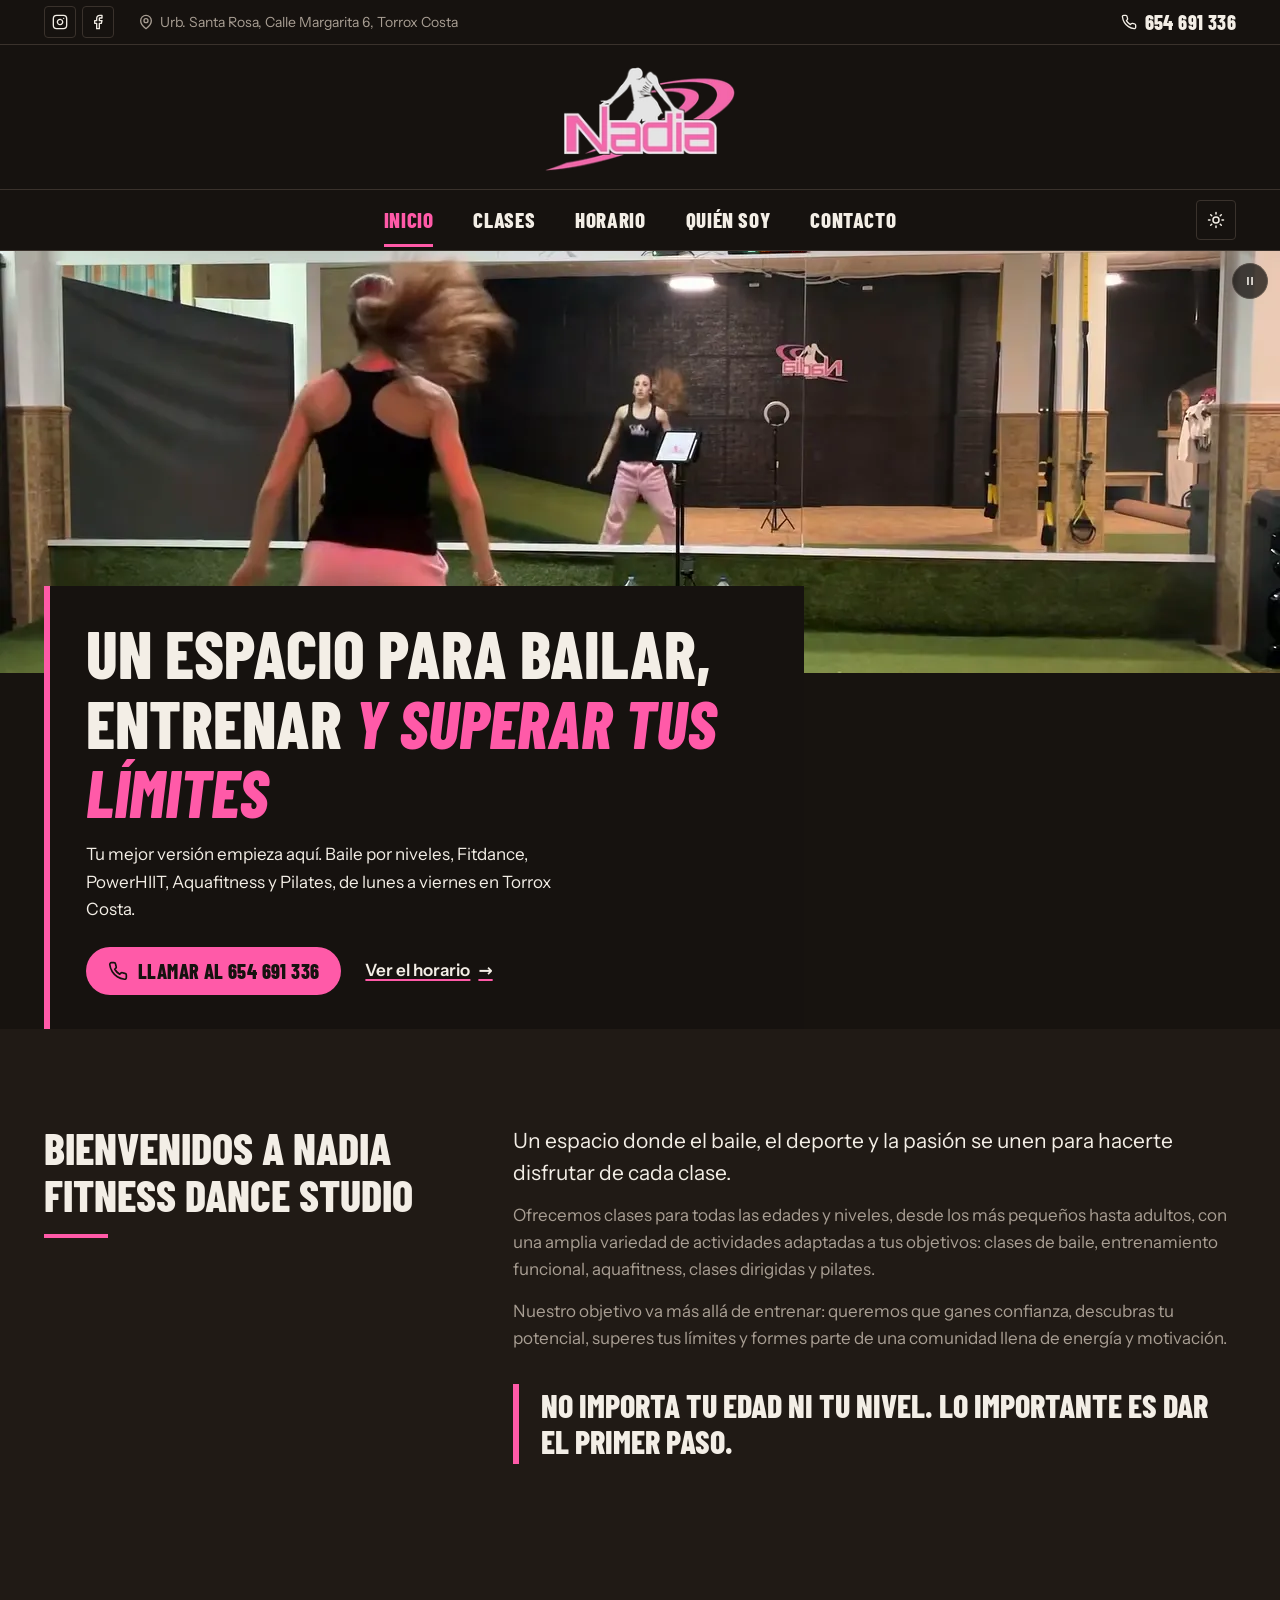
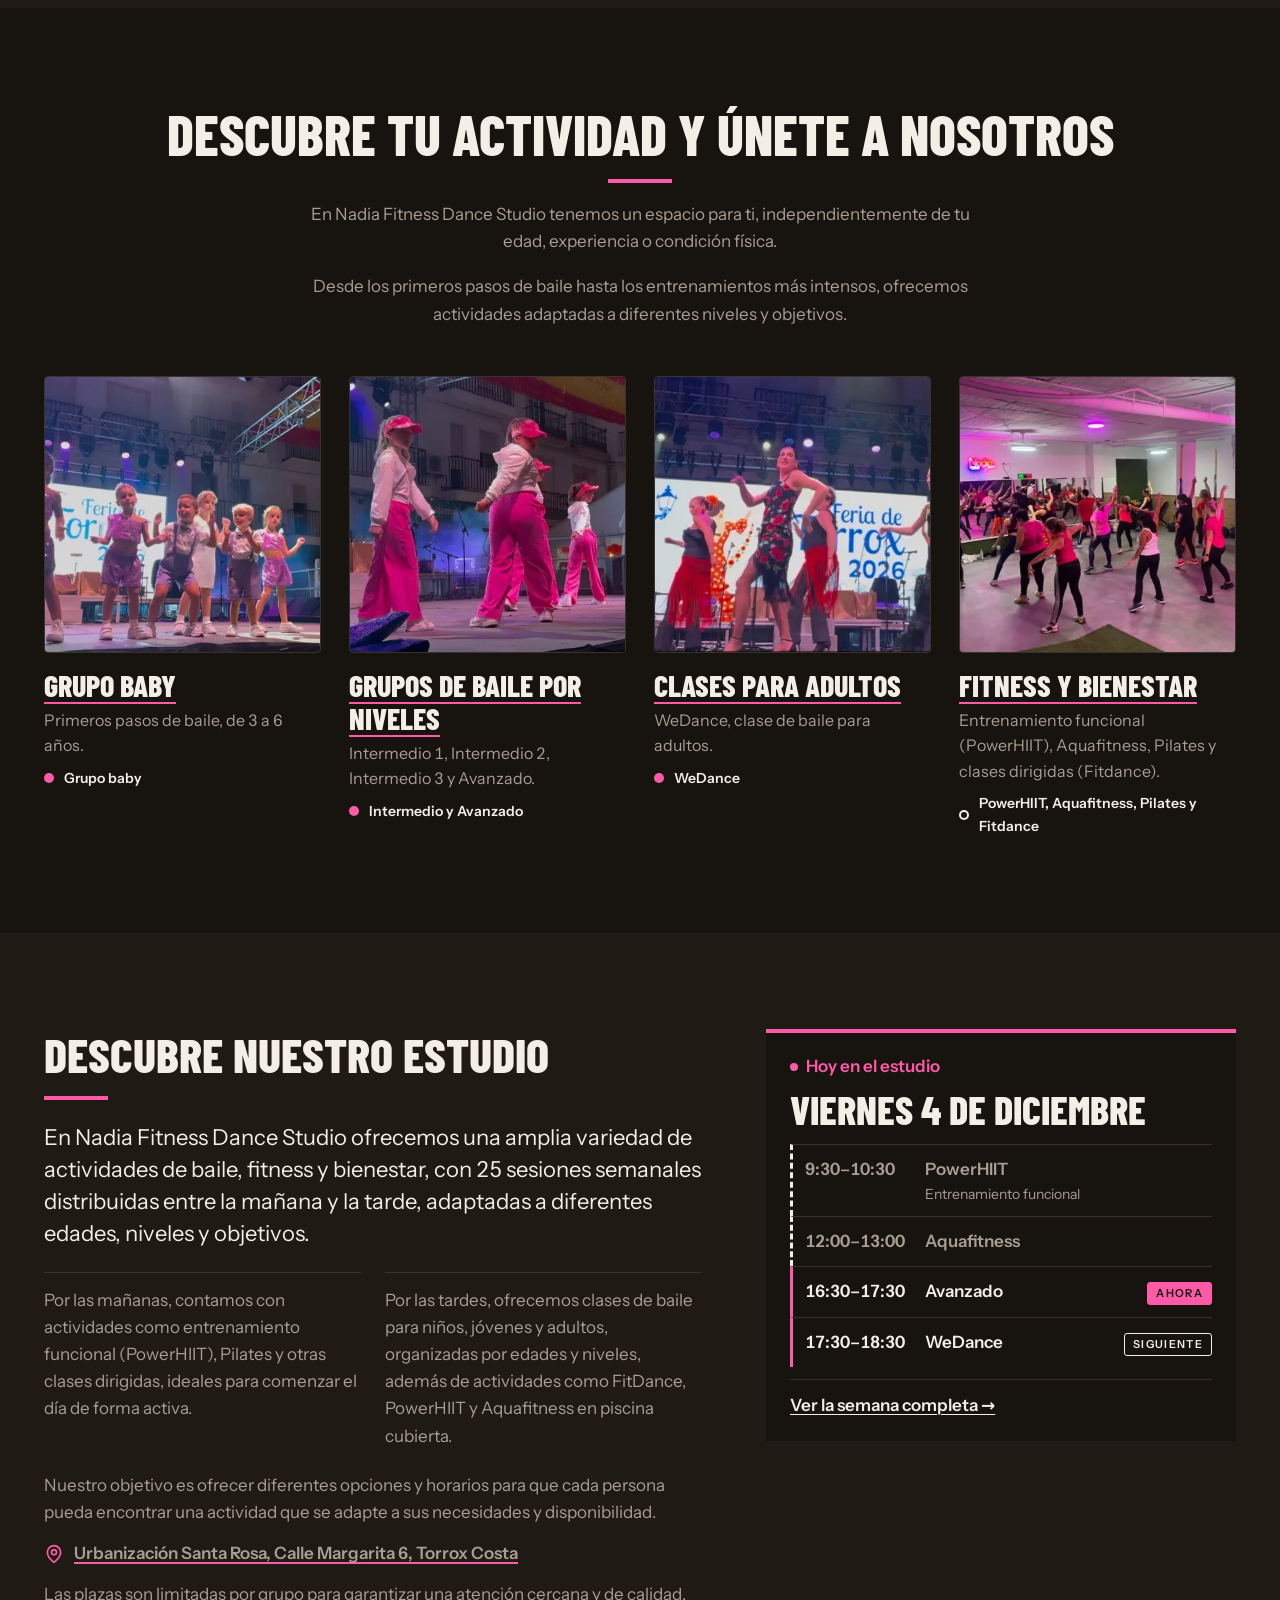
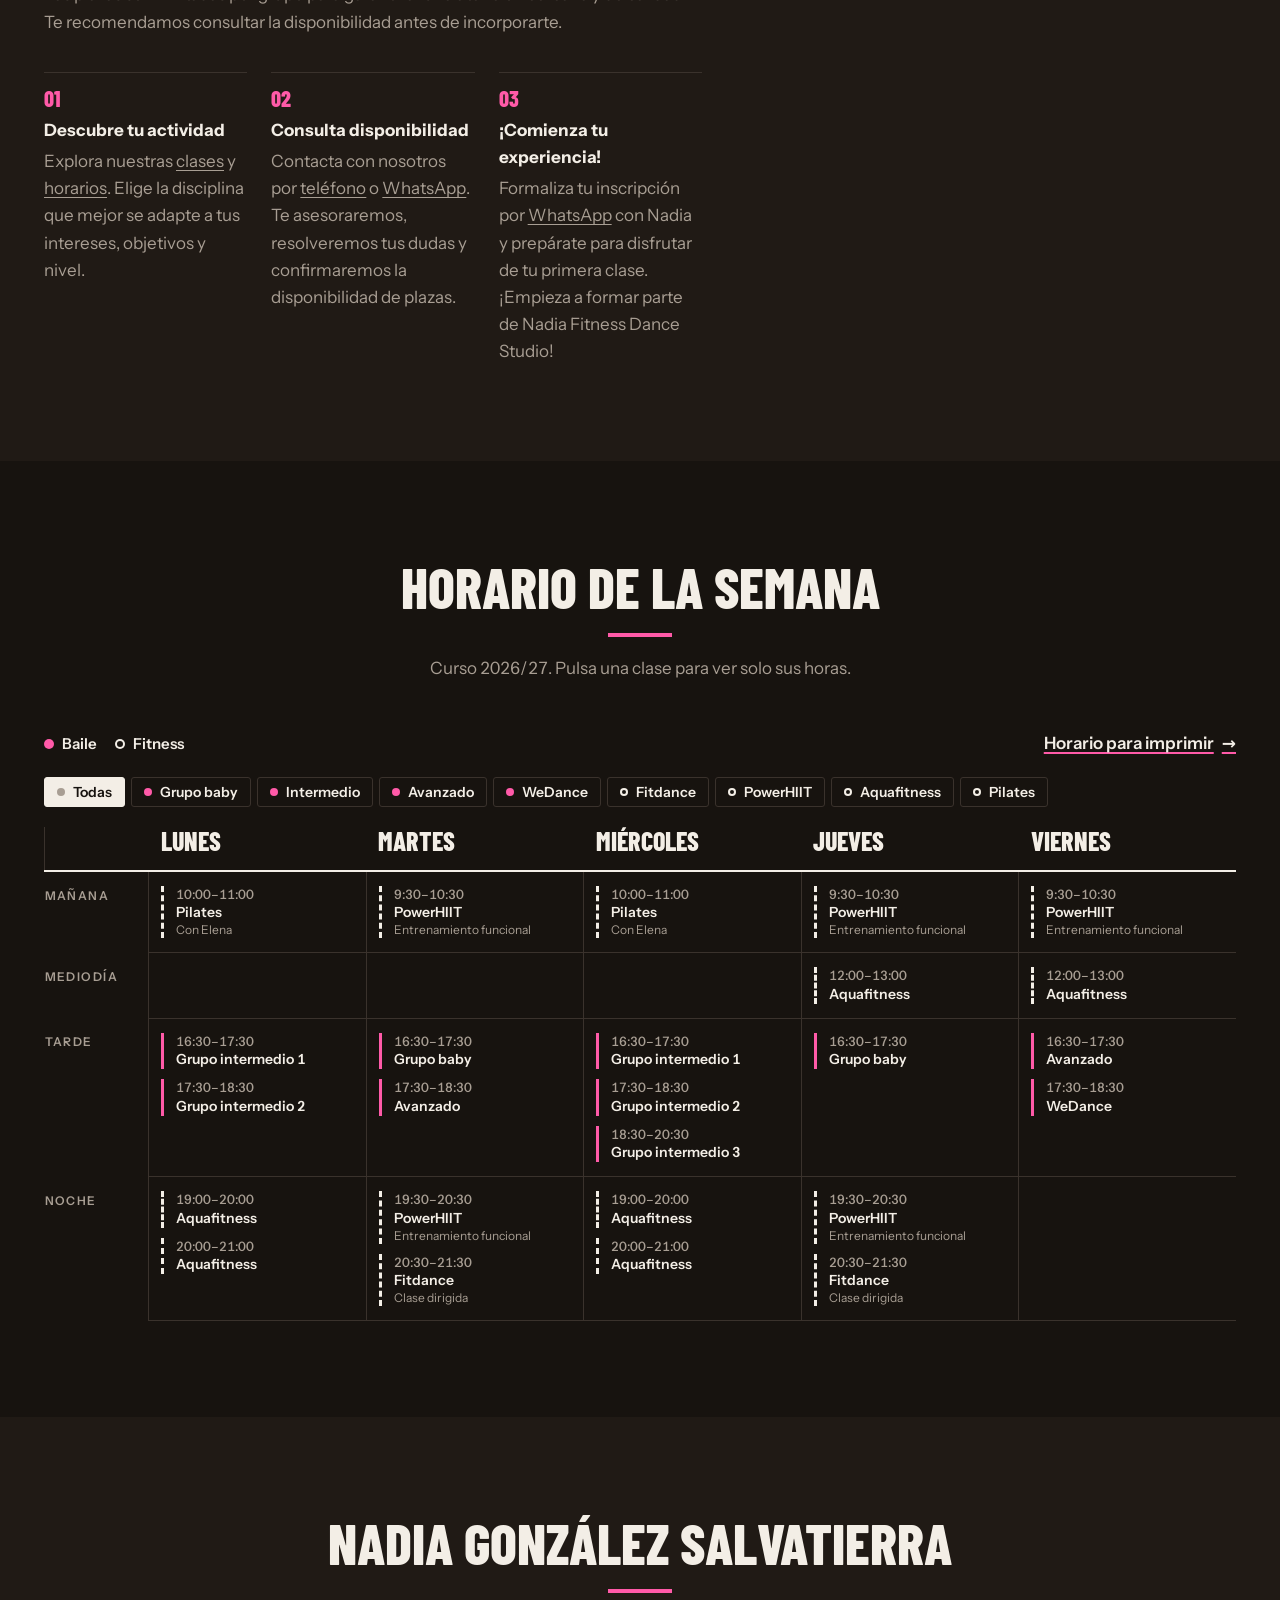
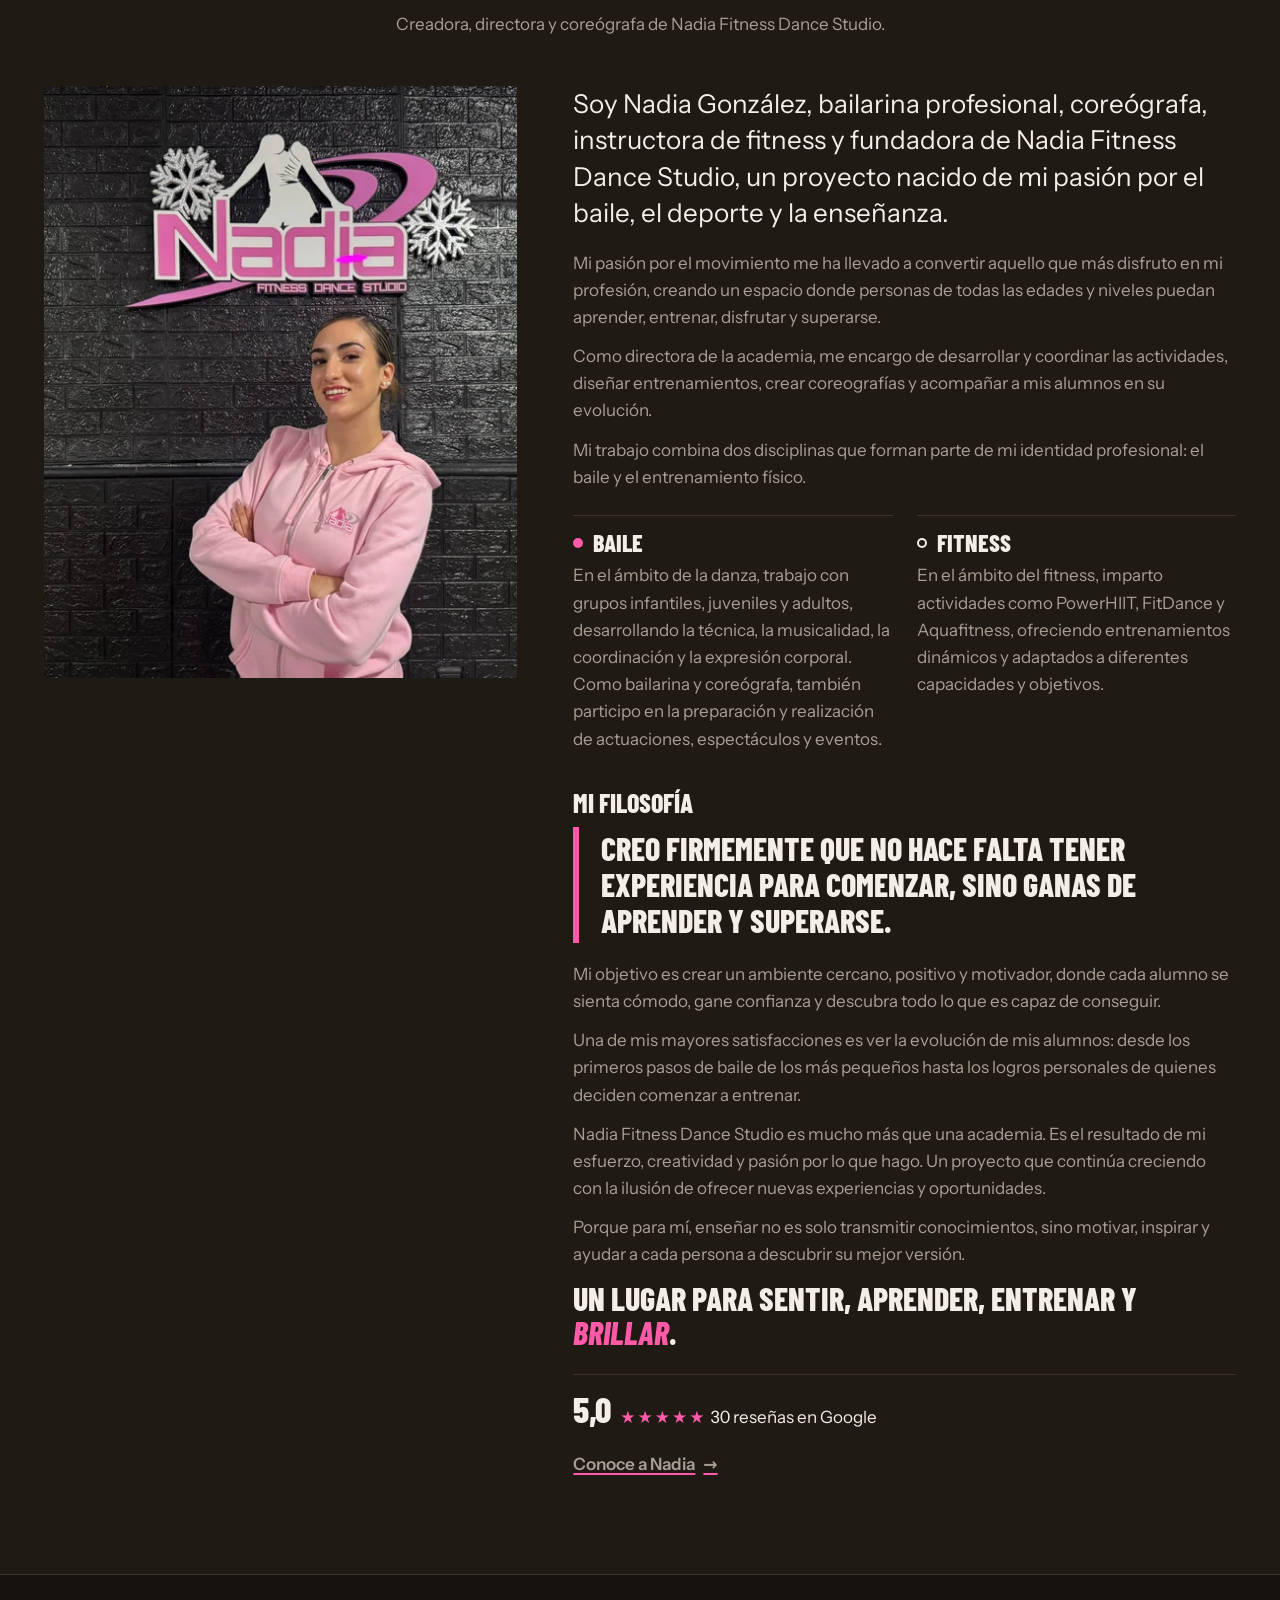
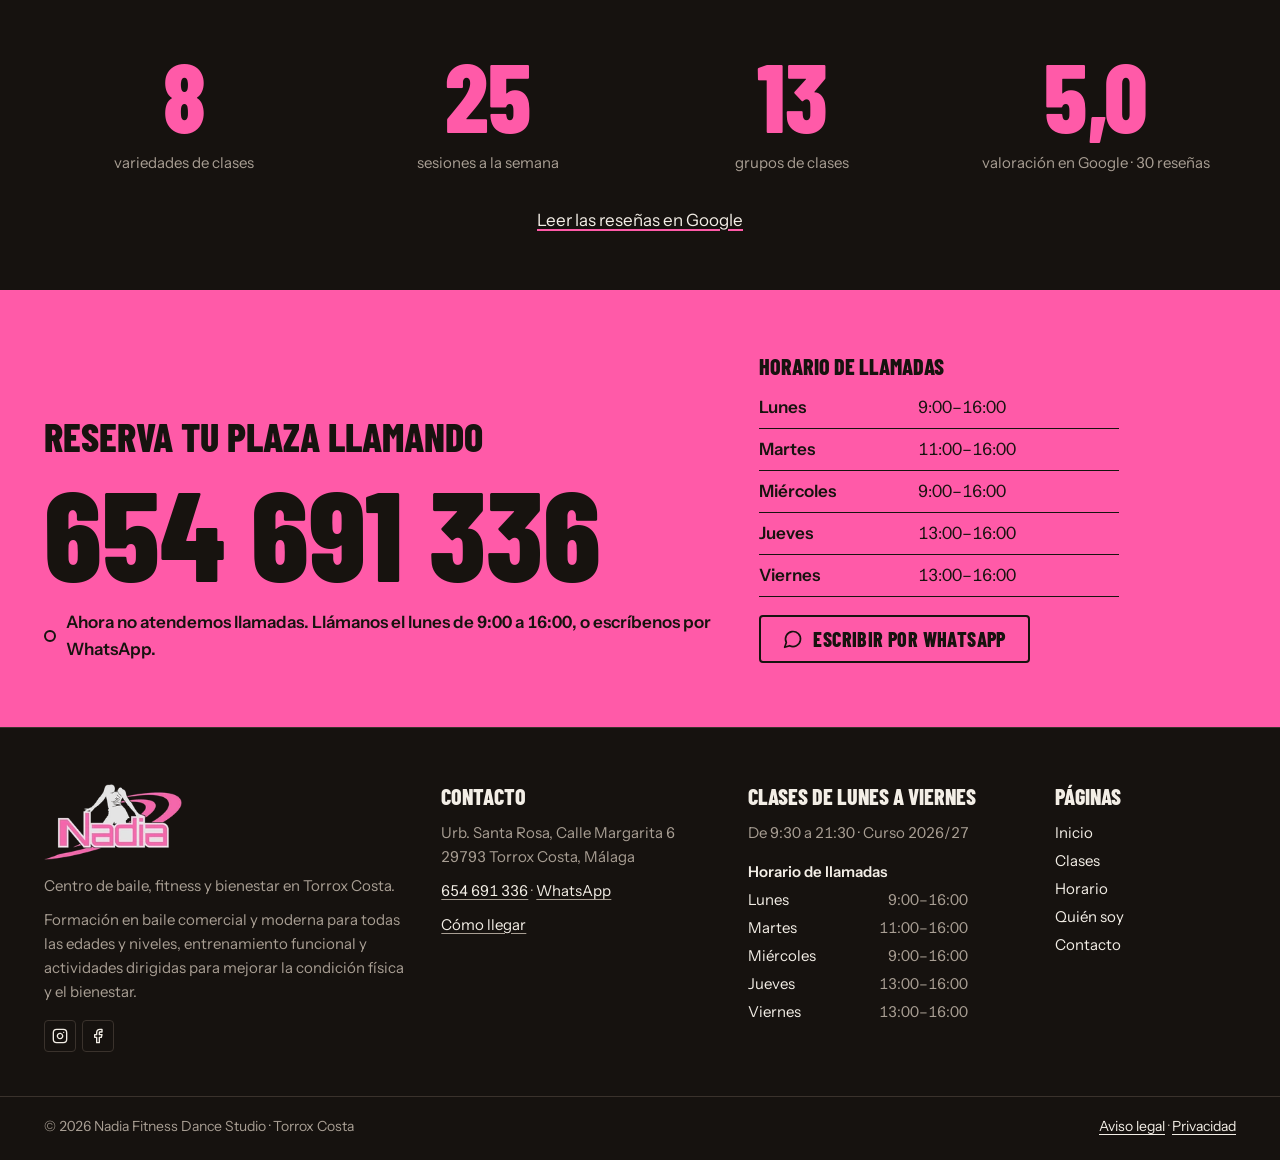
<file: index.html>
<!doctype html>
<html lang="es">
<head>
<meta charset="utf-8">
<meta name="viewport" content="width=device-width, initial-scale=1">
<title>Nadia Fitness Dance Studio · Baile y fitness en Torrox Costa</title>
<meta name="description" content="Centro de baile, fitness y bienestar en Torrox Costa (Málaga): grupos de dance por niveles para peques, jóvenes y adultos, Fitdance, PowerHIIT, Aquafitness y Pilates, de lunes a viernes.">
<link rel="canonical" href="https://nadiafitnessdance.es/">
<meta property="og:url" content="https://nadiafitnessdance.es/">
<meta property="og:type" content="website">
<meta property="og:locale" content="es_ES">
<meta property="og:site_name" content="Nadia Fitness Dance Studio">
<meta property="og:title" content="Nadia Fitness Dance Studio · Baile y fitness en Torrox Costa">
<meta property="og:description" content="Centro de baile, fitness y bienestar en Torrox Costa (Málaga): grupos de dance por niveles para peques, jóvenes y adultos, Fitdance, PowerHIIT, Aquafitness y Pilates, de lunes a viernes.">
<meta property="og:image" content="https://nadiafitnessdance.es/assets/img/og-nadia-fitness.jpg">
<meta property="og:image:width" content="1200">
<meta property="og:image:height" content="630">
<meta property="og:image:alt" content="Logotipo de Nadia Fitness Dance Studio sobre bailarines">
<meta name="twitter:card" content="summary_large_image">
<meta name="theme-color" content="#16120F">
<link rel="icon" href="assets/img/favicon.svg?v=2" type="image/svg+xml">
<link rel="apple-touch-icon" href="assets/img/apple-touch-icon.png">
<link rel="manifest" href="site.webmanifest">
<script>document.documentElement.classList.add("js");try{var t=localStorage.getItem("nf5-theme");if(t)document.documentElement.setAttribute("data-theme",t)}catch(e){}</script>
<link rel="preload" href="assets/fonts/barlow-condensed-800-normal-latin.woff2" as="font" type="font/woff2" crossorigin>
<link rel="preload" href="assets/fonts/instrument-sans-normal-latin.woff2" as="font" type="font/woff2" crossorigin>
<link rel="preload" as="image" href="assets/img/../video/espejo-lento.webp" fetchpriority="high">
<link rel="stylesheet" href="assets/css/site.css?v=14">
<script type="application/ld+json">{"@context": "https://schema.org", "@type": "SportsActivityLocation", "name": "Nadia Fitness Dance Studio", "description": "Centro de baile, fitness y bienestar en Torrox Costa: grupos de dance por niveles, Fitdance, PowerHIIT, Aquafitness y Pilates.", "url": "https://nadiafitnessdance.es/", "telephone": "+34654691336", "image": "https://nadiafitnessdance.es/assets/img/og-nadia-fitness.jpg", "address": {"@type": "PostalAddress", "streetAddress": "Urb. Santa Rosa, Calle Margarita 6", "postalCode": "29793", "addressLocality": "Torrox Costa", "addressRegion": "Málaga", "addressCountry": "ES"}, "geo": {"@type": "GeoCoordinates", "latitude": 36.734952643097586, "longitude": -3.973681796403784}, "hasMap": "https://maps.app.goo.gl/jp69zpacG6Zni4Du5", "areaServed": ["Torrox", "Torrox Costa", "Nerja", "Algarrobo"], "sameAs": ["https://www.instagram.com/nadiafitnessdancestudio/", "https://www.facebook.com/profile.php?id=61571423443783"], "openingHoursSpecification": [{"@type": "OpeningHoursSpecification", "dayOfWeek": ["Monday", "Tuesday", "Wednesday", "Thursday", "Friday"], "opens": "09:30", "closes": "21:30"}], "makesOffer": [{"@type": "Offer", "itemOffered": {"@type": "Service", "name": "Grupo de baile baby", "description": "Los más pequeños descubren el baile de forma divertida, desarrollando el ritmo, la coordinación, la creatividad y el trabajo en equipo."}}, {"@type": "Offer", "itemOffered": {"@type": "Service", "name": "Grupos de baile nivel intermedio", "description": "Intermedio 1, Intermedio 2 e Intermedio 3, a partir de 7 años. Grupos de nivel intermedio para aprender a partir del nivel de cada uno y seguir progresando en técnica."}}, {"@type": "Offer", "itemOffered": {"@type": "Service", "name": "Grupo de baile nivel avanzado", "description": "Coreografías exigentes, con cierta dificultad, donde se requiere técnica y compromiso de asistencia."}}, {"@type": "Offer", "itemOffered": {"@type": "Service", "name": "Grupo de baile para adultos (WeDance)", "description": "Clase grupal para adultos donde se adquiere ritmo y musicalidad, se aprende a bailar y se pasa bien."}}, {"@type": "Offer", "itemOffered": {"@type": "Service", "name": "Clase dirigida (FitDance)", "description": "Clase dirigida, dinámica y divertida que combina Comboxing, aeróbic, ejercicios de fuerza y tonificación y baile. Un entrenamiento completo para mejorar la resistencia, la coordinación y la condición física mientras disfrutas de la música."}}, {"@type": "Offer", "itemOffered": {"@type": "Service", "name": "Entrenamiento funcional (PowerHIIT)", "description": "Entrenamiento dinámico donde se combinan ejercicios de cardio y fuerza para mejorar la condición física, tonificar y superar tus límites."}}, {"@type": "Offer", "itemOffered": {"@type": "Service", "name": "Aquafitness", "description": "Ejercicio en el agua dinámico, en piscina cubierta, donde hacemos trabajo cardiovascular, de fuerza y core. Todo bajo impacto."}}, {"@type": "Offer", "itemOffered": {"@type": "Service", "name": "Pilates", "description": "Clase de Pilates con Elena, enfocada en fortalecer el core y mejorar la postura, la flexibilidad y el equilibrio mediante ejercicios controlados y de bajo impacto. Adaptada a diferentes niveles."}}]}</script>
<script src="assets/js/site.js?v=3" defer></script>
</head>
<body>
<a class="skip" href="#main">Saltar al contenido</a>
<header class="top">
<div class="topbar"><div class="wrap topbar-in">
<ul class="social"><li><a href="https://www.instagram.com/nadiafitnessdancestudio/" target="_blank" rel="noopener"><svg class="i" viewBox="0 0 24 24" fill="none" stroke="currentColor" stroke-width="2" stroke-linecap="round" stroke-linejoin="round" aria-hidden="true"><rect x="2" y="2" width="20" height="20" rx="5"/><path d="M16 11.37A4 4 0 1 1 12.63 8 4 4 0 0 1 16 11.37z"/><line x1="17.5" y1="6.5" x2="17.51" y2="6.5"/></svg><span class="sr-only">Instagram</span><span class="sr-only"> (se abre en otra pestaña)</span></a></li><li><a href="https://www.facebook.com/profile.php?id=61571423443783" target="_blank" rel="noopener"><svg class="i" viewBox="0 0 24 24" fill="none" stroke="currentColor" stroke-width="2" stroke-linecap="round" stroke-linejoin="round" aria-hidden="true"><path d="M18 2h-3a5 5 0 0 0-5 5v3H7v4h3v8h4v-8h3l1-4h-4V7a1 1 0 0 1 1-1h3z"/></svg><span class="sr-only">Facebook</span><span class="sr-only"> (se abre en otra pestaña)</span></a></li></ul>
<p class="topbar-where"><svg class="i" viewBox="0 0 24 24" fill="none" stroke="currentColor" stroke-width="2" stroke-linecap="round" stroke-linejoin="round" aria-hidden="true"><path d="M20 10c0 6-8 12-8 12s-8-6-8-12a8 8 0 0 1 16 0Z"/><circle cx="12" cy="10" r="3"/></svg>Urb. Santa Rosa, Calle Margarita 6, Torrox Costa</p>
<a class="topbar-phone" href="tel:+34654691336"><svg class="i" viewBox="0 0 24 24" fill="none" stroke="currentColor" stroke-width="2" stroke-linecap="round" stroke-linejoin="round" aria-hidden="true"><path d="M22 16.92v3a2 2 0 0 1-2.18 2 19.79 19.79 0 0 1-8.63-3.07 19.5 19.5 0 0 1-6-6 19.79 19.79 0 0 1-3.07-8.67A2 2 0 0 1 4.11 2h3a2 2 0 0 1 2 1.72 12.84 12.84 0 0 0 .7 2.81 2 2 0 0 1-.45 2.11L8.09 9.91a16 16 0 0 0 6 6l1.27-1.27a2 2 0 0 1 2.11-.45 12.84 12.84 0 0 0 2.81.7A2 2 0 0 1 22 16.92z"/></svg>654 691 336</a>
</div></div>
<div class="masthead"><a class="brand brand-xl" href="./"><img src="assets/img/logo-280.webp" srcset="assets/img/logo-140.webp 140w, assets/img/logo-200.webp 200w, assets/img/logo-280.webp 280w, assets/img/logo-340.webp 340w, assets/img/logo-400.webp 400w" sizes="190px" alt="Nadia Fitness Dance Studio, inicio" width="220" height="120"></a></div>
</header>
<nav class="navbar" aria-label="Principal">
<div class="wrap navbar-in">
<a class="brand brand-sm" href="./"><img src="assets/img/logo-280.webp" srcset="assets/img/logo-140.webp 140w, assets/img/logo-200.webp 200w, assets/img/logo-280.webp 280w, assets/img/logo-340.webp 340w, assets/img/logo-400.webp 400w" sizes="190px" alt="Nadia Fitness Dance Studio, inicio" width="220" height="120"></a>
<ul id="menu"><li><a href="./" aria-current="page">Inicio</a></li><li><a href="clases/">Clases</a></li><li><a href="horario/">Horario</a></li><li><a href="quien-soy/">Quién soy</a></li><li><a href="contacto/">Contacto</a></li><li class="menu-phone"><a href="tel:+34654691336"><svg class="i" viewBox="0 0 24 24" fill="none" stroke="currentColor" stroke-width="2" stroke-linecap="round" stroke-linejoin="round" aria-hidden="true"><path d="M22 16.92v3a2 2 0 0 1-2.18 2 19.79 19.79 0 0 1-8.63-3.07 19.5 19.5 0 0 1-6-6 19.79 19.79 0 0 1-3.07-8.67A2 2 0 0 1 4.11 2h3a2 2 0 0 1 2 1.72 12.84 12.84 0 0 0 .7 2.81 2 2 0 0 1-.45 2.11L8.09 9.91a16 16 0 0 0 6 6l1.27-1.27a2 2 0 0 1 2.11-.45 12.84 12.84 0 0 0 2.81.7A2 2 0 0 1 22 16.92z"/></svg>654 691 336</a></li></ul>
<button class="theme" type="button" aria-label="Cambiar a modo oscuro"><svg class="i i-moon" viewBox="0 0 24 24" fill="none" stroke="currentColor" stroke-width="2" stroke-linecap="round" stroke-linejoin="round" aria-hidden="true"><path d="M12 3a6 6 0 0 0 9 9 9 9 0 1 1-9-9Z"/></svg><svg class="i i-sun" viewBox="0 0 24 24" fill="none" stroke="currentColor" stroke-width="2" stroke-linecap="round" stroke-linejoin="round" aria-hidden="true"><circle cx="12" cy="12" r="4"/><path d="M12 2v2M12 20v2M4.93 4.93l1.41 1.41M17.66 17.66l1.41 1.41M2 12h2M20 12h2M6.34 17.66l-1.41 1.41M19.07 4.93l-1.41 1.41"/></svg></button>
<button class="burger" type="button" aria-expanded="false" aria-controls="menu" aria-label="Abrir menú"><span></span><span></span><span></span></button>
</div>
</nav>
<main id="main">
<section class="hero" aria-labelledby="hero-title">
<video class="hero-img" id="hero-video" poster="assets/video/espejo-lento.webp" muted loop playsinline preload="none" aria-hidden="true" width="1280" height="720"><source src="assets/video/espejo-lento-m.mp4" type="video/mp4" media="(max-width: 860px)"><source src="assets/video/espejo-lento.mp4" type="video/mp4"></video>
<button type="button" class="hero-pause" id="hero-pause" hidden><span class="sr-only">Pausar el vídeo de fondo</span><svg viewBox="0 0 24 24" aria-hidden="true"><path class="ic-pause" d="M7 5h3v14H7zM14 5h3v14h-3z"/><path class="ic-play" d="M8 5v14l11-7z"/></svg></button>
<div class="wrap hero-in">
<div class="hero-box">
<h1 id="hero-title">Un espacio para bailar, entrenar <em>y superar tus límites</em></h1>
<p>Tu mejor versión empieza aquí. Baile por niveles, Fitdance, PowerHIIT, Aquafitness y Pilates, de lunes a viernes en Torrox Costa.</p>
<p class="hero-actions"><a class="btn-primary" href="tel:+34654691336"><svg class="i" viewBox="0 0 24 24" fill="none" stroke="currentColor" stroke-width="2" stroke-linecap="round" stroke-linejoin="round" aria-hidden="true"><path d="M22 16.92v3a2 2 0 0 1-2.18 2 19.79 19.79 0 0 1-8.63-3.07 19.5 19.5 0 0 1-6-6 19.79 19.79 0 0 1-3.07-8.67A2 2 0 0 1 4.11 2h3a2 2 0 0 1 2 1.72 12.84 12.84 0 0 0 .7 2.81 2 2 0 0 1-.45 2.11L8.09 9.91a16 16 0 0 0 6 6l1.27-1.27a2 2 0 0 1 2.11-.45 12.84 12.84 0 0 0 2.81.7A2 2 0 0 1 22 16.92z"/></svg>Llamar al 654 691 336</a><a class="link-cta link-on-dark" href="horario/">Ver el horario <span aria-hidden="true">→</span></a></p>
</div>
</div>
</section>

<section class="sec sec-alt" id="bienvenida" aria-labelledby="bienvenida-title">
<div class="wrap">
<div class="story">
<h2 id="bienvenida-title" class="h-left story-title">Bienvenidos a Nadia Fitness Dance Studio</h2>
<div class="story-body"><p class="story-lead">Un espacio donde el baile, el deporte y la pasión se unen para hacerte disfrutar de cada clase.</p><p>Ofrecemos clases para todas las edades y niveles, desde los más pequeños hasta adultos, con una amplia variedad de actividades adaptadas a tus objetivos: clases de baile, entrenamiento funcional, aquafitness, clases dirigidas y pilates.</p><p>Nuestro objetivo va más allá de entrenar: queremos que ganes confianza, descubras tu potencial, superes tus límites y formes parte de una comunidad llena de energía y motivación.</p><p class="story-quote">No importa tu edad ni tu nivel. Lo importante es dar el primer paso.</p></div>
</div>
</div>
</section>

<section class="sec" id="elige" aria-labelledby="elige-title">
<div class="wrap">
<div class="sec-head"><h2 id="elige-title">Descubre tu actividad y únete a nosotros</h2><p class="sec-lead">En Nadia Fitness Dance Studio tenemos un espacio para ti, independientemente de tu edad, experiencia o condición física.</p><p class="sec-lead">Desde los primeros pasos de baile hasta los entrenamientos más intensos, ofrecemos actividades adaptadas a diferentes niveles y objetivos.</p></div>
<ul class="tiles"><li class="tile">
<img class="tile-img" src="assets/img/grupos/peques.webp" srcset="assets/img/grupos/peques-240.webp 240w, assets/img/grupos/peques-400.webp 400w, assets/img/grupos/peques.webp 600w" sizes="(max-width: 560px) 120px, (max-width: 1100px) 50vw, 280px" alt="Alumnos del grupo baby bailando en el escenario de la Feria de Torrox" width="600" height="600" loading="lazy">
<h3 class="tile-title"><a href="clases/#peques">Grupo baby</a></h3>
<p class="tile-lead">Primeros pasos de baile, de 3 a 6 años.</p>
<p class="tile-classes"><span class="dot dot-dance" aria-hidden="true"></span>Grupo baby</p>
</li><li class="tile">
<img class="tile-img" src="assets/img/grupos/niveles.webp" srcset="assets/img/grupos/niveles-240.webp 240w, assets/img/grupos/niveles-400.webp 400w, assets/img/grupos/niveles.webp 600w" sizes="(max-width: 560px) 120px, (max-width: 1100px) 50vw, 280px" alt="Alumnas de los grupos intermedios bailando en el escenario con ropa rosa y blanca" width="600" height="600" loading="lazy">
<h3 class="tile-title"><a href="clases/#niveles">Grupos de baile por niveles</a></h3>
<p class="tile-lead">Intermedio 1, Intermedio 2, Intermedio 3 y Avanzado.</p>
<p class="tile-classes"><span class="dot dot-dance" aria-hidden="true"></span>Intermedio y Avanzado</p>
</li><li class="tile">
<img class="tile-img" src="assets/img/grupos/adultos.webp" srcset="assets/img/grupos/adultos-240.webp 240w, assets/img/grupos/adultos-400.webp 400w, assets/img/grupos/adultos.webp 600w" sizes="(max-width: 560px) 120px, (max-width: 1100px) 50vw, 280px" alt="Alumnas adultas bailando en el escenario de la Feria de Torrox 2026" width="600" height="600" loading="lazy">
<h3 class="tile-title"><a href="clases/#adultos">Clases para adultos</a></h3>
<p class="tile-lead">WeDance, clase de baile para adultos.</p>
<p class="tile-classes"><span class="dot dot-dance" aria-hidden="true"></span>WeDance</p>
</li><li class="tile">
<img class="tile-img" src="assets/img/grupos/fitness.webp" srcset="assets/img/grupos/fitness-240.webp 240w, assets/img/grupos/fitness-400.webp 400w, assets/img/grupos/fitness.webp 600w" sizes="(max-width: 560px) 120px, (max-width: 1100px) 50vw, 280px" alt="Clase dirigida en la sala del estudio, con el rótulo de neón de Nadia al fondo" width="600" height="600" loading="lazy">
<h3 class="tile-title"><a href="clases/#fitness">Fitness y bienestar</a></h3>
<p class="tile-lead">Entrenamiento funcional (PowerHIIT), Aquafitness, Pilates y clases dirigidas (Fitdance).</p>
<p class="tile-classes"><span class="dot dot-fit" aria-hidden="true"></span>PowerHIIT, Aquafitness, Pilates y Fitdance</p>
</li></ul>
</div>
</section>

<section class="sec sec-alt" id="estudio" aria-labelledby="estudio-title">
<div class="wrap split">
<div class="split-text">
<h2 id="estudio-title" class="h-left">Descubre nuestro estudio</h2>
<p class="big">En Nadia Fitness Dance Studio ofrecemos una amplia variedad de actividades de baile, fitness y bienestar, con 25 sesiones semanales distribuidas entre la mañana y la tarde, adaptadas a diferentes edades, niveles y objetivos.</p>
<ul class="duo"><li><p>Por las mañanas, contamos con actividades como entrenamiento funcional (PowerHIIT), Pilates y otras clases dirigidas, ideales para comenzar el día de forma activa.</p></li><li><p>Por las tardes, ofrecemos clases de baile para niños, jóvenes y adultos, organizadas por edades y niveles, además de actividades como FitDance, PowerHIIT y Aquafitness en piscina cubierta.</p></li></ul>
<p>Nuestro objetivo es ofrecer diferentes opciones y horarios para que cada persona pueda encontrar una actividad que se adapte a sus necesidades y disponibilidad.</p>
<p class="where-line"><svg class="i" viewBox="0 0 24 24" fill="none" stroke="currentColor" stroke-width="2" stroke-linecap="round" stroke-linejoin="round" aria-hidden="true"><path d="M20 10c0 6-8 12-8 12s-8-6-8-12a8 8 0 0 1 16 0Z"/><circle cx="12" cy="10" r="3"/></svg><a href="https://maps.app.goo.gl/jp69zpacG6Zni4Du5" target="_blank" rel="noopener">Urbanización Santa Rosa, Calle Margarita 6, Torrox Costa<span class="sr-only"> (se abre en otra pestaña)</span></a></p>
<p>Las plazas son limitadas por grupo para garantizar una atención cercana y de calidad. Te recomendamos consultar la disponibilidad antes de incorporarte.</p>
<ol class="steps"><li><b>Descubre tu actividad</b> Explora nuestras <a href="clases/">clases</a> y <a href="horario/">horarios</a>. Elige la disciplina que mejor se adapte a tus intereses, objetivos y nivel.</li><li><b>Consulta disponibilidad</b> Contacta con nosotros por <a href="tel:+34654691336">teléfono</a> o <a href="https://wa.me/34654691336?text=%C2%A1Hola%21%20Quiero%20informaci%C3%B3n%20sobre%20las%20clases." target="_blank" rel="noopener">WhatsApp<span class="sr-only"> (se abre en otra pestaña)</span></a>. Te asesoraremos, resolveremos tus dudas y confirmaremos la disponibilidad de plazas.</li><li><b>¡Comienza tu experiencia!</b> Formaliza tu inscripción por <a href="https://wa.me/34654691336?text=%C2%A1Hola%21%20Quiero%20informaci%C3%B3n%20sobre%20las%20clases." target="_blank" rel="noopener">WhatsApp<span class="sr-only"> (se abre en otra pestaña)</span></a> con Nadia y prepárate para disfrutar de tu primera clase. ¡Empieza a formar parte de Nadia Fitness Dance Studio!</li></ol>
</div>
<section class="today" aria-labelledby="today-title">
<p class="today-kicker"><span class="live" aria-hidden="true"></span>Hoy en el estudio</p>
<h2 class="today-date" id="today-title">De lunes a viernes</h2>
<p class="today-fallback">Clases de 9:30 a 21:30.</p>
<ol class="today-list"></ol>
<p class="today-foot"><a href="horario/">Ver la semana completa <span aria-hidden="true">→</span></a></p>
</section>
</div>
</section>

<section class="sec" id="horario" aria-labelledby="horario-title">
<div class="wrap">
<div class="sec-head"><h2 id="horario-title">Horario de la semana</h2><p class="sec-lead">Curso 2026/27. Pulsa una clase para ver solo sus horas.</p></div>
<div class="sec-tools"><p class="legend"><span><span class="dot dot-dance" aria-hidden="true"></span>Baile</span><span><span class="dot dot-fit" aria-hidden="true"></span>Fitness</span></p><a class="link-cta" href="horario/">Horario para imprimir <span aria-hidden="true">→</span></a></div>
<div class="timetable" data-timetable>
<div class="filters" role="group" aria-label="Filtrar el horario por clase"><button type="button" class="filter" data-class="" aria-pressed="true">Todas</button><button type="button" class="filter f-dance" data-class="dance-baby" aria-pressed="false">Grupo baby</button><button type="button" class="filter f-dance" data-class="dance-intermedio" aria-pressed="false">Intermedio</button><button type="button" class="filter f-dance" data-class="dance-avanzado" aria-pressed="false">Avanzado</button><button type="button" class="filter f-dance" data-class="wedance-adultos" aria-pressed="false">WeDance</button><button type="button" class="filter f-fit" data-class="fitdance" aria-pressed="false">Fitdance</button><button type="button" class="filter f-fit" data-class="powerhiit" aria-pressed="false">PowerHIIT</button><button type="button" class="filter f-fit" data-class="aquafitness" aria-pressed="false">Aquafitness</button><button type="button" class="filter f-fit" data-class="pilates" aria-pressed="false">Pilates</button></div>
<p class="sr-only" aria-live="polite" data-filter-status></p>
<table class="tt"><caption class="sr-only">Horario semanal de clases, de lunes a viernes</caption>
<thead><tr><td></td><th scope="col">Lunes</th><th scope="col">Martes</th><th scope="col">Miércoles</th><th scope="col">Jueves</th><th scope="col">Viernes</th></tr></thead><tbody><tr><th scope="row">Mañana</th><td><ul><li class="tt-item tt-fit" data-class="pilates"><time>10:00–11:00</time>Pilates<small>Con Elena</small></li></ul></td><td><ul><li class="tt-item tt-fit" data-class="powerhiit"><time>9:30–10:30</time>PowerHIIT<small>Entrenamiento funcional</small></li></ul></td><td><ul><li class="tt-item tt-fit" data-class="pilates"><time>10:00–11:00</time>Pilates<small>Con Elena</small></li></ul></td><td><ul><li class="tt-item tt-fit" data-class="powerhiit"><time>9:30–10:30</time>PowerHIIT<small>Entrenamiento funcional</small></li></ul></td><td><ul><li class="tt-item tt-fit" data-class="powerhiit"><time>9:30–10:30</time>PowerHIIT<small>Entrenamiento funcional</small></li></ul></td></tr><tr><th scope="row">Mediodía</th><td></td><td></td><td></td><td><ul><li class="tt-item tt-fit" data-class="aquafitness"><time>12:00–13:00</time>Aquafitness</li></ul></td><td><ul><li class="tt-item tt-fit" data-class="aquafitness"><time>12:00–13:00</time>Aquafitness</li></ul></td></tr><tr><th scope="row">Tarde</th><td><ul><li class="tt-item tt-dance" data-class="dance-intermedio"><time>16:30–17:30</time>Grupo intermedio 1</li><li class="tt-item tt-dance" data-class="dance-intermedio"><time>17:30–18:30</time>Grupo intermedio 2</li></ul></td><td><ul><li class="tt-item tt-dance" data-class="dance-baby"><time>16:30–17:30</time>Grupo baby</li><li class="tt-item tt-dance" data-class="dance-avanzado"><time>17:30–18:30</time>Avanzado</li></ul></td><td><ul><li class="tt-item tt-dance" data-class="dance-intermedio"><time>16:30–17:30</time>Grupo intermedio 1</li><li class="tt-item tt-dance" data-class="dance-intermedio"><time>17:30–18:30</time>Grupo intermedio 2</li><li class="tt-item tt-dance" data-class="dance-intermedio"><time>18:30–20:30</time>Grupo intermedio 3</li></ul></td><td><ul><li class="tt-item tt-dance" data-class="dance-baby"><time>16:30–17:30</time>Grupo baby</li></ul></td><td><ul><li class="tt-item tt-dance" data-class="dance-avanzado"><time>16:30–17:30</time>Avanzado</li><li class="tt-item tt-dance" data-class="wedance-adultos"><time>17:30–18:30</time>WeDance</li></ul></td></tr><tr><th scope="row">Noche</th><td><ul><li class="tt-item tt-fit" data-class="aquafitness"><time>19:00–20:00</time>Aquafitness</li><li class="tt-item tt-fit" data-class="aquafitness"><time>20:00–21:00</time>Aquafitness</li></ul></td><td><ul><li class="tt-item tt-fit" data-class="powerhiit"><time>19:30–20:30</time>PowerHIIT<small>Entrenamiento funcional</small></li><li class="tt-item tt-fit" data-class="fitdance"><time>20:30–21:30</time>Fitdance<small>Clase dirigida</small></li></ul></td><td><ul><li class="tt-item tt-fit" data-class="aquafitness"><time>19:00–20:00</time>Aquafitness</li><li class="tt-item tt-fit" data-class="aquafitness"><time>20:00–21:00</time>Aquafitness</li></ul></td><td><ul><li class="tt-item tt-fit" data-class="powerhiit"><time>19:30–20:30</time>PowerHIIT<small>Entrenamiento funcional</small></li><li class="tt-item tt-fit" data-class="fitdance"><time>20:30–21:30</time>Fitdance<small>Clase dirigida</small></li></ul></td><td></td></tr></tbody></table>
<div class="tt-tabs" role="tablist" aria-label="Día de la semana"><button type="button" class="tt-tab" role="tab" id="tt-t0" aria-controls="tt-p0" aria-selected="false" tabindex="-1"><b>Lun</b><span>5 clases</span></button><button type="button" class="tt-tab" role="tab" id="tt-t1" aria-controls="tt-p1" aria-selected="false" tabindex="-1"><b>Mar</b><span>5 clases</span></button><button type="button" class="tt-tab" role="tab" id="tt-t2" aria-controls="tt-p2" aria-selected="false" tabindex="-1"><b>Mié</b><span>6 clases</span></button><button type="button" class="tt-tab" role="tab" id="tt-t3" aria-controls="tt-p3" aria-selected="false" tabindex="-1"><b>Jue</b><span>5 clases</span></button><button type="button" class="tt-tab" role="tab" id="tt-t4" aria-controls="tt-p4" aria-selected="false" tabindex="-1"><b>Vie</b><span>4 clases</span></button></div>
<div class="tt-days"><div class="tt-day" id="tt-p0" role="tabpanel" aria-labelledby="tt-t0"><h3>Lunes</h3><ul><li class="tt-item tt-fit" data-class="pilates"><time>10:00–11:00</time>Pilates<small>Con Elena</small></li><li class="tt-item tt-dance" data-class="dance-intermedio"><time>16:30–17:30</time>Grupo intermedio 1</li><li class="tt-item tt-dance" data-class="dance-intermedio"><time>17:30–18:30</time>Grupo intermedio 2</li><li class="tt-item tt-fit" data-class="aquafitness"><time>19:00–20:00</time>Aquafitness</li><li class="tt-item tt-fit" data-class="aquafitness"><time>20:00–21:00</time>Aquafitness</li></ul></div><div class="tt-day" id="tt-p1" role="tabpanel" aria-labelledby="tt-t1"><h3>Martes</h3><ul><li class="tt-item tt-fit" data-class="powerhiit"><time>9:30–10:30</time>PowerHIIT<small>Entrenamiento funcional</small></li><li class="tt-item tt-dance" data-class="dance-baby"><time>16:30–17:30</time>Grupo baby</li><li class="tt-item tt-dance" data-class="dance-avanzado"><time>17:30–18:30</time>Avanzado</li><li class="tt-item tt-fit" data-class="powerhiit"><time>19:30–20:30</time>PowerHIIT<small>Entrenamiento funcional</small></li><li class="tt-item tt-fit" data-class="fitdance"><time>20:30–21:30</time>Fitdance<small>Clase dirigida</small></li></ul></div><div class="tt-day" id="tt-p2" role="tabpanel" aria-labelledby="tt-t2"><h3>Miércoles</h3><ul><li class="tt-item tt-fit" data-class="pilates"><time>10:00–11:00</time>Pilates<small>Con Elena</small></li><li class="tt-item tt-dance" data-class="dance-intermedio"><time>16:30–17:30</time>Grupo intermedio 1</li><li class="tt-item tt-dance" data-class="dance-intermedio"><time>17:30–18:30</time>Grupo intermedio 2</li><li class="tt-item tt-dance" data-class="dance-intermedio"><time>18:30–20:30</time>Grupo intermedio 3</li><li class="tt-item tt-fit" data-class="aquafitness"><time>19:00–20:00</time>Aquafitness</li><li class="tt-item tt-fit" data-class="aquafitness"><time>20:00–21:00</time>Aquafitness</li></ul></div><div class="tt-day" id="tt-p3" role="tabpanel" aria-labelledby="tt-t3"><h3>Jueves</h3><ul><li class="tt-item tt-fit" data-class="powerhiit"><time>9:30–10:30</time>PowerHIIT<small>Entrenamiento funcional</small></li><li class="tt-item tt-fit" data-class="aquafitness"><time>12:00–13:00</time>Aquafitness</li><li class="tt-item tt-dance" data-class="dance-baby"><time>16:30–17:30</time>Grupo baby</li><li class="tt-item tt-fit" data-class="powerhiit"><time>19:30–20:30</time>PowerHIIT<small>Entrenamiento funcional</small></li><li class="tt-item tt-fit" data-class="fitdance"><time>20:30–21:30</time>Fitdance<small>Clase dirigida</small></li></ul></div><div class="tt-day" id="tt-p4" role="tabpanel" aria-labelledby="tt-t4"><h3>Viernes</h3><ul><li class="tt-item tt-fit" data-class="powerhiit"><time>9:30–10:30</time>PowerHIIT<small>Entrenamiento funcional</small></li><li class="tt-item tt-fit" data-class="aquafitness"><time>12:00–13:00</time>Aquafitness</li><li class="tt-item tt-dance" data-class="dance-avanzado"><time>16:30–17:30</time>Avanzado</li><li class="tt-item tt-dance" data-class="wedance-adultos"><time>17:30–18:30</time>WeDance</li></ul></div></div>
</div>
</div>
</section>

<section class="sec sec-alt" id="nadia" aria-labelledby="nadia-title">
<div class="wrap">
<div class="sec-head"><h2 id="nadia-title">Nadia González Salvatierra</h2><p class="sec-lead">Creadora, directora y coreógrafa de Nadia Fitness Dance Studio.</p></div>
<div class="nadia">
<img class="nadia-photo" src="assets/img/nadia-retrato.webp" srcset="assets/img/nadia-retrato-480.webp 480w, assets/img/nadia-retrato-640.webp 640w, assets/img/nadia-retrato-800.webp 800w, assets/img/nadia-retrato.webp 1080w" sizes="(max-width: 860px) calc(100vw - 32px), 475px" alt="Nadia González, con la sudadera rosa del estudio, delante de la pared negra con el logo de Nadia Fitness Dance Studio" width="1080" height="1350" loading="lazy">
<div class="nadia-text">
<p class="big">Soy Nadia González, bailarina profesional, coreógrafa, instructora de fitness y fundadora de Nadia Fitness Dance Studio, un proyecto nacido de mi pasión por el baile, el deporte y la enseñanza.</p><p>Mi pasión por el movimiento me ha llevado a convertir aquello que más disfruto en mi profesión, creando un espacio donde personas de todas las edades y niveles puedan aprender, entrenar, disfrutar y superarse.</p><p>Como directora de la academia, me encargo de desarrollar y coordinar las actividades, diseñar entrenamientos, crear coreografías y acompañar a mis alumnos en su evolución.</p><p>Mi trabajo combina dos disciplinas que forman parte de mi identidad profesional: el baile y el entrenamiento físico.</p>
<ul class="duo"><li><h3 class="duo-title"><span class="dot dot-dance" aria-hidden="true"></span>Baile</h3><p>En el ámbito de la danza, trabajo con grupos infantiles, juveniles y adultos, desarrollando la técnica, la musicalidad, la coordinación y la expresión corporal. Como bailarina y coreógrafa, también participo en la preparación y realización de actuaciones, espectáculos y eventos.</p></li><li><h3 class="duo-title"><span class="dot dot-fit" aria-hidden="true"></span>Fitness</h3><p>En el ámbito del fitness, imparto actividades como PowerHIIT, FitDance y Aquafitness, ofreciendo entrenamientos dinámicos y adaptados a diferentes capacidades y objetivos.</p></li></ul>
<h3 class="h-small">Mi filosofía</h3>
<p class="story-quote">Creo firmemente que no hace falta tener experiencia para comenzar, sino ganas de aprender y superarse.</p>
<p>Mi objetivo es crear un ambiente cercano, positivo y motivador, donde cada alumno se sienta cómodo, gane confianza y descubra todo lo que es capaz de conseguir.</p><p>Una de mis mayores satisfacciones es ver la evolución de mis alumnos: desde los primeros pasos de baile de los más pequeños hasta los logros personales de quienes deciden comenzar a entrenar.</p><p>Nadia Fitness Dance Studio es mucho más que una academia. Es el resultado de mi esfuerzo, creatividad y pasión por lo que hago. Un proyecto que continúa creciendo con la ilusión de ofrecer nuevas experiencias y oportunidades.</p><p>Porque para mí, enseñar no es solo transmitir conocimientos, sino motivar, inspirar y ayudar a cada persona a descubrir su mejor versión.</p>
<p class="nadia-closing">Un lugar para sentir, aprender, entrenar y <em>brillar</em>.</p>
<p class="rating"><a href="https://www.google.com/maps/search/?api=1&amp;query=Nadia%20Fitness%20Dance%20Studio%20Torrox" target="_blank" rel="noopener"><b>5,0</b> <span class="stars" aria-hidden="true">★★★★★</span> 30 reseñas en Google<span class="sr-only"> (se abre en otra pestaña)</span></a></p>
<p class="nadia-more"><a class="link-cta" href="quien-soy/">Conoce a Nadia <span aria-hidden="true">→</span></a></p>
</div>
</div>
</div>
</section>

<section class="numbers" aria-labelledby="numbers-title">
<div class="wrap"><h2 id="numbers-title" class="sr-only">El estudio en números</h2>
<ul class="numbers-list"><li><b>8</b><span>variedades de clases</span></li><li><b>25</b><span>sesiones a la semana</span></li><li><b>13</b><span>grupos de clases</span></li><li><b>5,0</b><span>valoración en Google · 30 reseñas</span></li></ul>
<p class="numbers-foot"><a href="https://www.google.com/maps/search/?api=1&amp;query=Nadia%20Fitness%20Dance%20Studio%20Torrox" target="_blank" rel="noopener">Leer las reseñas en Google<span class="sr-only"> (se abre en otra pestaña)</span></a></p></div>
</section>
<section class="phone-block" aria-labelledby="phone-title">
<div class="wrap phone-in">
<div>
<h2 id="phone-title" class="phone-title">Reserva tu plaza llamando</h2>
<a class="phone-xl" href="tel:+34654691336">654 691 336</a>
<p class="call-status" data-call-status></p>
</div>
<div class="phone-side">
<h3 class="phone-sub">Horario de llamadas</h3>
<table class="calls"><tbody><tr><th scope="row">Lunes</th><td>9:00–16:00</td></tr><tr><th scope="row">Martes</th><td>11:00–16:00</td></tr><tr><th scope="row">Miércoles</th><td>9:00–16:00</td></tr><tr><th scope="row">Jueves</th><td>13:00–16:00</td></tr><tr><th scope="row">Viernes</th><td>13:00–16:00</td></tr></tbody></table>
<p><a class="btn btn-on-pink" href="https://wa.me/34654691336?text=%C2%A1Hola%21%20Quiero%20informaci%C3%B3n%20sobre%20las%20clases." target="_blank" rel="noopener"><svg class="i" viewBox="0 0 24 24" fill="none" stroke="currentColor" stroke-width="2" stroke-linecap="round" stroke-linejoin="round" aria-hidden="true"><path d="M7.9 20A9 9 0 1 0 4 16.1L2 22Z"/></svg>Escribir por WhatsApp<span class="sr-only"> (se abre en otra pestaña)</span></a></p>
</div>
</div>
</section>
</main>
<footer class="foot">
<div class="wrap foot-grid">
<div class="foot-brand"><img class="foot-logo" src="assets/img/logo-280.webp" srcset="assets/img/logo-140.webp 140w, assets/img/logo-200.webp 200w, assets/img/logo-280.webp 280w, assets/img/logo-340.webp 340w, assets/img/logo-400.webp 400w" sizes="190px" alt="" width="220" height="120" loading="lazy">
<p>Centro de baile, fitness y bienestar en Torrox Costa.</p>
<p>Formación en baile comercial y moderna para todas las edades y niveles, entrenamiento funcional y actividades dirigidas para mejorar la condición física y el bienestar.</p>
<ul class="social social-foot"><li><a href="https://www.instagram.com/nadiafitnessdancestudio/" target="_blank" rel="noopener"><svg class="i" viewBox="0 0 24 24" fill="none" stroke="currentColor" stroke-width="2" stroke-linecap="round" stroke-linejoin="round" aria-hidden="true"><rect x="2" y="2" width="20" height="20" rx="5"/><path d="M16 11.37A4 4 0 1 1 12.63 8 4 4 0 0 1 16 11.37z"/><line x1="17.5" y1="6.5" x2="17.51" y2="6.5"/></svg><span class="sr-only">Instagram</span><span class="sr-only"> (se abre en otra pestaña)</span></a></li><li><a href="https://www.facebook.com/profile.php?id=61571423443783" target="_blank" rel="noopener"><svg class="i" viewBox="0 0 24 24" fill="none" stroke="currentColor" stroke-width="2" stroke-linecap="round" stroke-linejoin="round" aria-hidden="true"><path d="M18 2h-3a5 5 0 0 0-5 5v3H7v4h3v8h4v-8h3l1-4h-4V7a1 1 0 0 1 1-1h3z"/></svg><span class="sr-only">Facebook</span><span class="sr-only"> (se abre en otra pestaña)</span></a></li></ul></div>
<div><h2 class="foot-title">Contacto</h2>
<address>Urb. Santa Rosa, Calle Margarita 6<br>29793 Torrox Costa, Málaga</address>
<p><a href="tel:+34654691336">654 691 336</a> · <a href="https://wa.me/34654691336?text=%C2%A1Hola%21%20Quiero%20informaci%C3%B3n%20sobre%20las%20clases." target="_blank" rel="noopener">WhatsApp<span class="sr-only"> (se abre en otra pestaña)</span></a></p>
<p><a href="https://maps.app.goo.gl/jp69zpacG6Zni4Du5" target="_blank" rel="noopener">Cómo llegar<span class="sr-only"> (se abre en otra pestaña)</span></a></p></div>
<div><h2 class="foot-title">Clases de lunes a viernes</h2>
<p>De 9:30 a 21:30 · Curso 2026/27</p>
<h3 class="foot-sub">Horario de llamadas</h3><ul class="foot-calls"><li><span>Lunes</span><span>9:00–16:00</span></li><li><span>Martes</span><span>11:00–16:00</span></li><li><span>Miércoles</span><span>9:00–16:00</span></li><li><span>Jueves</span><span>13:00–16:00</span></li><li><span>Viernes</span><span>13:00–16:00</span></li></ul></div>
<div><h2 class="foot-title">Páginas</h2><ul class="foot-pages"><li><a href="./">Inicio</a></li><li><a href="clases/">Clases</a></li><li><a href="horario/">Horario</a></li><li><a href="quien-soy/">Quién soy</a></li><li><a href="contacto/">Contacto</a></li></ul></div>
</div>
<div class="foot-legal"><div class="wrap foot-legal-in"><p>© <span id="year">2026</span> Nadia Fitness Dance Studio · Torrox Costa</p>
<p><a href="aviso-legal/">Aviso legal</a> · <a href="privacidad/">Privacidad</a></p></div></div>
<nav class="callbar" aria-label="Contacto rápido"><a class="callbar-call" href="tel:+34654691336"><svg class="i" viewBox="0 0 24 24" fill="none" stroke="currentColor" stroke-width="2" stroke-linecap="round" stroke-linejoin="round" aria-hidden="true"><path d="M22 16.92v3a2 2 0 0 1-2.18 2 19.79 19.79 0 0 1-8.63-3.07 19.5 19.5 0 0 1-6-6 19.79 19.79 0 0 1-3.07-8.67A2 2 0 0 1 4.11 2h3a2 2 0 0 1 2 1.72 12.84 12.84 0 0 0 .7 2.81 2 2 0 0 1-.45 2.11L8.09 9.91a16 16 0 0 0 6 6l1.27-1.27a2 2 0 0 1 2.11-.45 12.84 12.84 0 0 0 2.81.7A2 2 0 0 1 22 16.92z"/></svg><span class="sr-only">Llamar al </span>654 691 336</a><a class="callbar-wa" href="https://wa.me/34654691336?text=%C2%A1Hola%21%20Quiero%20informaci%C3%B3n%20sobre%20las%20clases." target="_blank" rel="noopener"><svg class="i" viewBox="0 0 24 24" fill="none" stroke="currentColor" stroke-width="2" stroke-linecap="round" stroke-linejoin="round" aria-hidden="true"><path d="M7.9 20A9 9 0 1 0 4 16.1L2 22Z"/></svg>WhatsApp<span class="sr-only"> (se abre en otra pestaña)</span></a></nav>
</footer>
<script type="application/json" id="nf-data">{"days": ["Lunes", "Martes", "Miércoles", "Jueves", "Viernes"], "callHours": [{"day": 0, "from": "9:00", "to": "16:00"}, {"day": 1, "from": "11:00", "to": "16:00"}, {"day": 2, "from": "9:00", "to": "16:00"}, {"day": 3, "from": "13:00", "to": "16:00"}, {"day": 4, "from": "13:00", "to": "16:00"}], "whatsapp": "https://wa.me/34654691336?text=%C2%A1Hola%21%20Quiero%20informaci%C3%B3n%20sobre%20las%20clases.", "sessions": [{"day": 1, "start": "9:30", "end": "10:30", "name": "PowerHIIT", "note": "Entrenamiento funcional", "type": "fit"}, {"day": 3, "start": "9:30", "end": "10:30", "name": "PowerHIIT", "note": "Entrenamiento funcional", "type": "fit"}, {"day": 4, "start": "9:30", "end": "10:30", "name": "PowerHIIT", "note": "Entrenamiento funcional", "type": "fit"}, {"day": 3, "start": "12:00", "end": "13:00", "name": "Aquafitness", "note": "", "type": "fit"}, {"day": 4, "start": "12:00", "end": "13:00", "name": "Aquafitness", "note": "", "type": "fit"}, {"day": 0, "start": "16:30", "end": "17:30", "name": "Grupo intermedio 1", "note": "", "type": "dance"}, {"day": 1, "start": "16:30", "end": "17:30", "name": "Grupo baby", "note": "", "type": "dance"}, {"day": 2, "start": "16:30", "end": "17:30", "name": "Grupo intermedio 1", "note": "", "type": "dance"}, {"day": 3, "start": "16:30", "end": "17:30", "name": "Grupo baby", "note": "", "type": "dance"}, {"day": 4, "start": "16:30", "end": "17:30", "name": "Avanzado", "note": "", "type": "dance"}, {"day": 0, "start": "17:30", "end": "18:30", "name": "Grupo intermedio 2", "note": "", "type": "dance"}, {"day": 1, "start": "17:30", "end": "18:30", "name": "Avanzado", "note": "", "type": "dance"}, {"day": 2, "start": "17:30", "end": "18:30", "name": "Grupo intermedio 2", "note": "", "type": "dance"}, {"day": 4, "start": "17:30", "end": "18:30", "name": "WeDance", "note": "", "type": "dance"}, {"day": 0, "start": "19:00", "end": "20:00", "name": "Aquafitness", "note": "", "type": "fit"}, {"day": 1, "start": "19:30", "end": "20:30", "name": "PowerHIIT", "note": "Entrenamiento funcional", "type": "fit"}, {"day": 2, "start": "19:00", "end": "20:00", "name": "Aquafitness", "note": "", "type": "fit"}, {"day": 3, "start": "19:30", "end": "20:30", "name": "PowerHIIT", "note": "Entrenamiento funcional", "type": "fit"}, {"day": 0, "start": "20:00", "end": "21:00", "name": "Aquafitness", "note": "", "type": "fit"}, {"day": 1, "start": "20:30", "end": "21:30", "name": "Fitdance", "note": "Clase dirigida", "type": "fit"}, {"day": 2, "start": "20:00", "end": "21:00", "name": "Aquafitness", "note": "", "type": "fit"}, {"day": 3, "start": "20:30", "end": "21:30", "name": "Fitdance", "note": "Clase dirigida", "type": "fit"}, {"day": 0, "start": "10:00", "end": "11:00", "name": "Pilates", "note": "Con Elena", "type": "fit"}, {"day": 2, "start": "10:00", "end": "11:00", "name": "Pilates", "note": "Con Elena", "type": "fit"}, {"day": 2, "start": "18:30", "end": "20:30", "name": "Grupo intermedio 3", "note": "", "type": "dance"}]}</script>
</body>
</html>
</file>
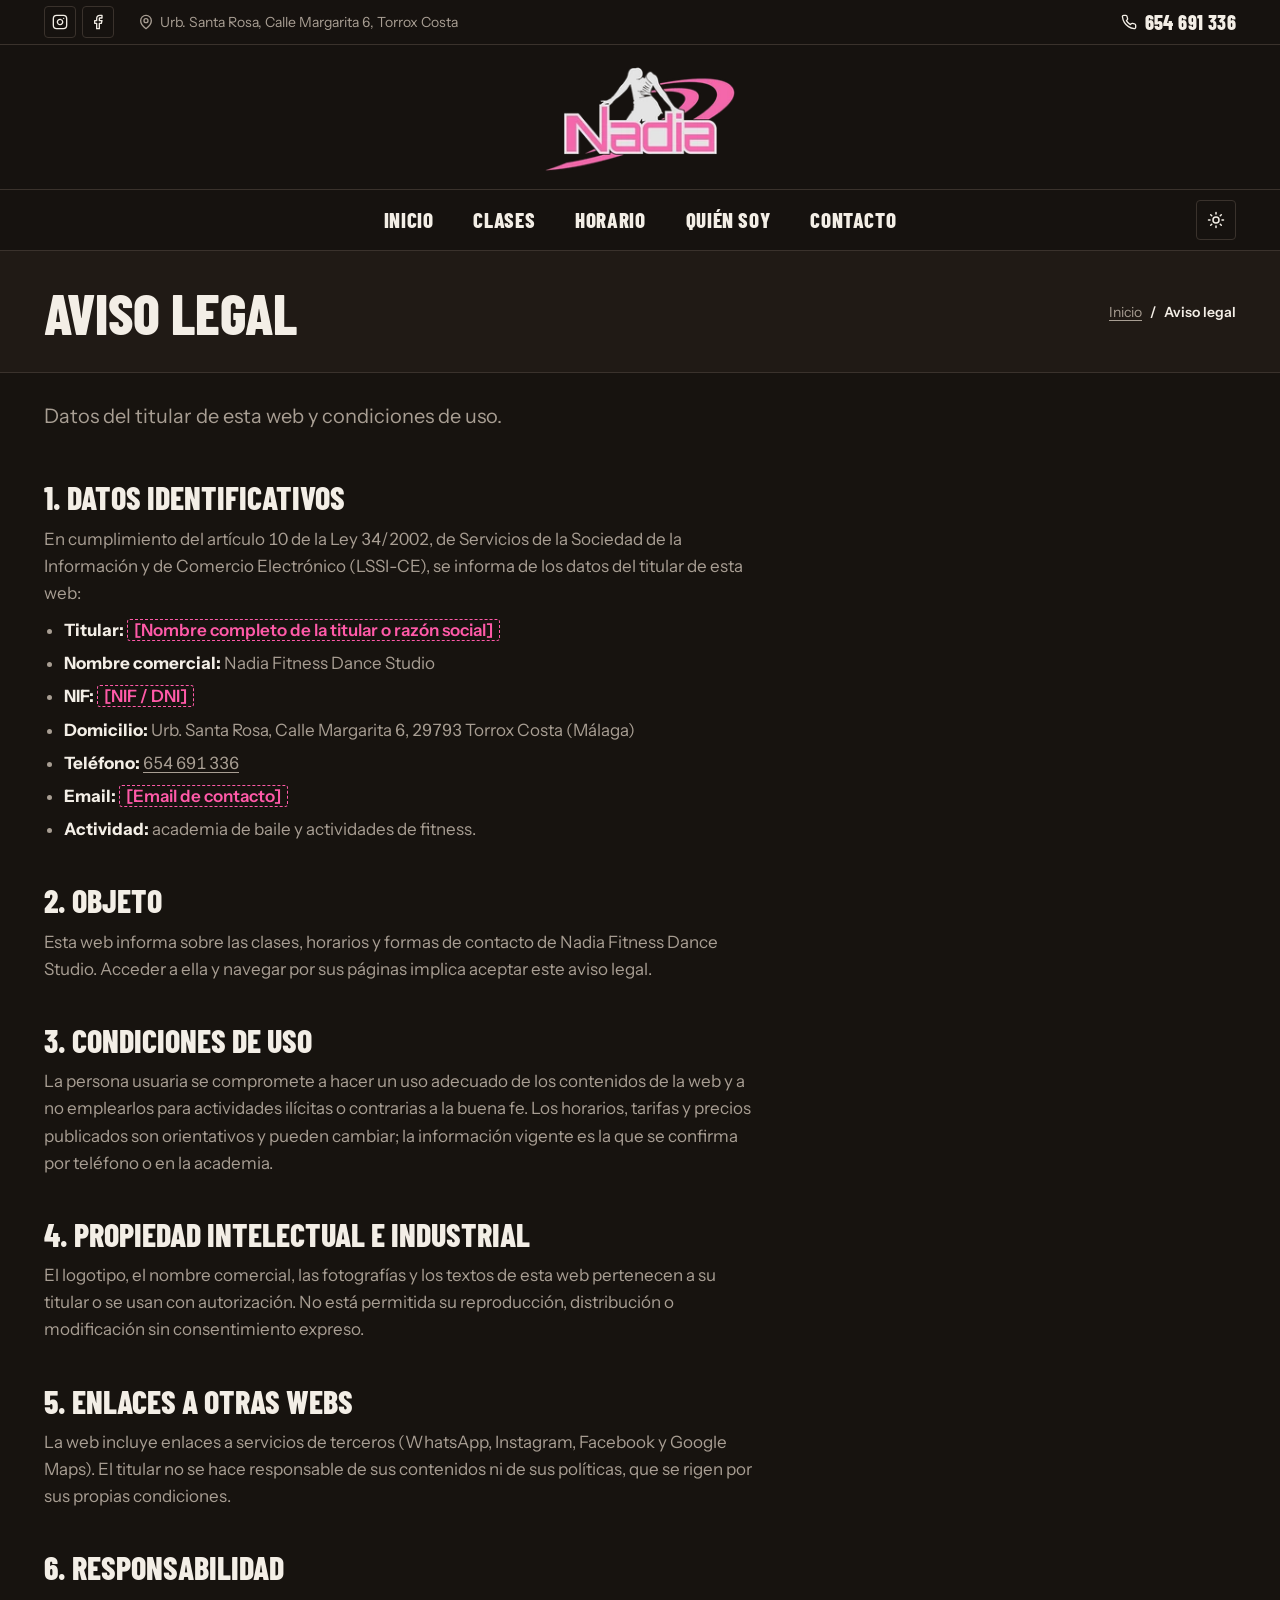
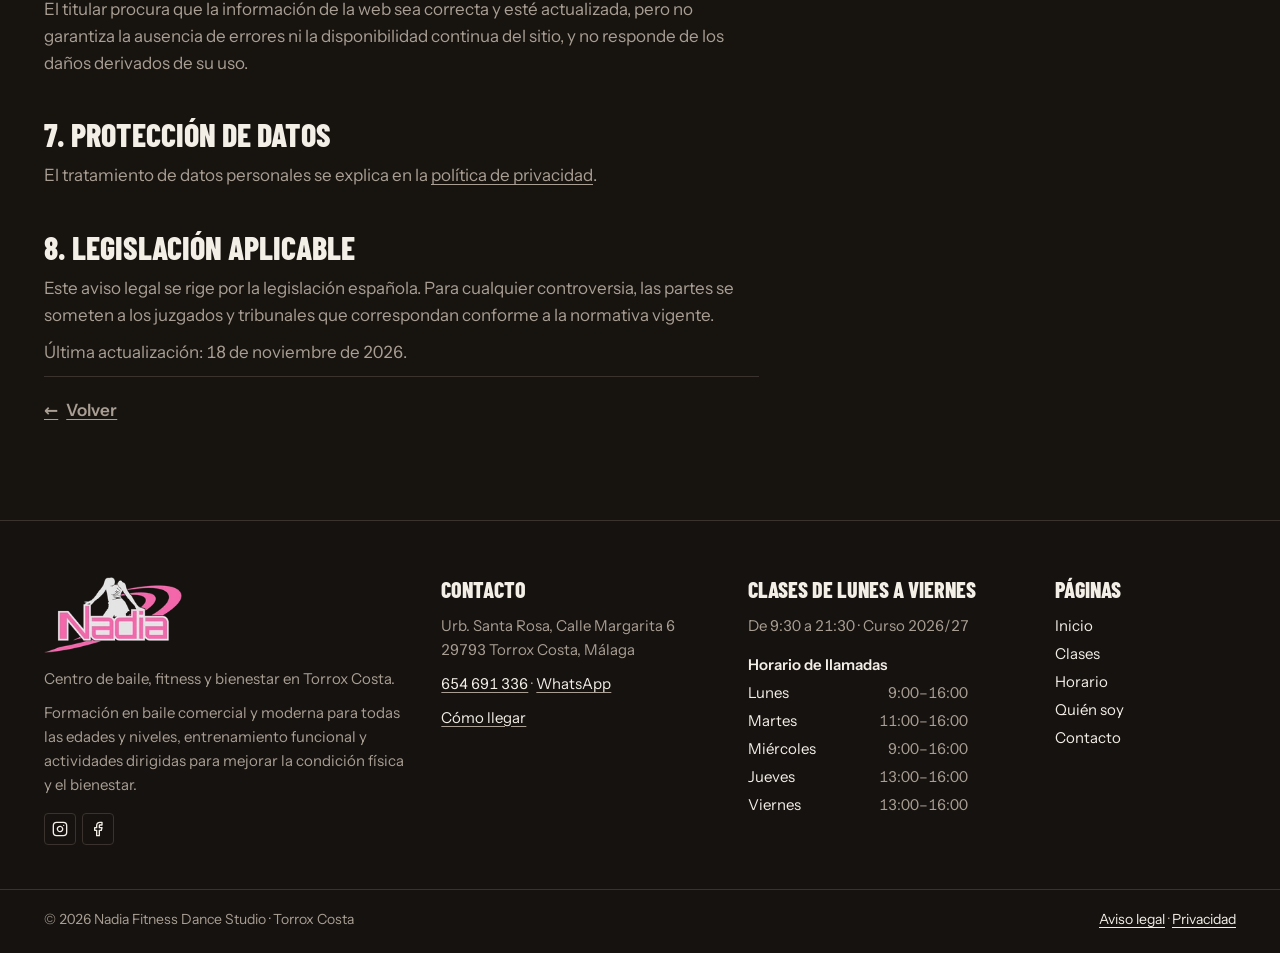
<file: aviso-legal/index.html>
<!doctype html>
<html lang="es">
<head>
<meta charset="utf-8">
<meta name="viewport" content="width=device-width, initial-scale=1">
<title>Aviso legal · Nadia Fitness Dance Studio</title>
<meta name="description" content="Datos del titular de esta web y condiciones de uso.">
<link rel="canonical" href="https://nadiafitnessdance.es/aviso-legal/">
<meta property="og:url" content="https://nadiafitnessdance.es/aviso-legal/">
<meta property="og:type" content="website">
<meta property="og:locale" content="es_ES">
<meta property="og:site_name" content="Nadia Fitness Dance Studio">
<meta property="og:title" content="Aviso legal · Nadia Fitness Dance Studio">
<meta property="og:description" content="Datos del titular de esta web y condiciones de uso.">
<meta property="og:image" content="https://nadiafitnessdance.es/assets/img/og-nadia-fitness.jpg">
<meta property="og:image:width" content="1200">
<meta property="og:image:height" content="630">
<meta property="og:image:alt" content="Logotipo de Nadia Fitness Dance Studio sobre bailarines">
<meta name="twitter:card" content="summary_large_image">
<meta name="theme-color" content="#16120F">
<link rel="icon" href="../assets/img/favicon.svg?v=2" type="image/svg+xml">
<link rel="apple-touch-icon" href="../assets/img/apple-touch-icon.png">
<link rel="manifest" href="../site.webmanifest">
<script>document.documentElement.classList.add("js");try{var t=localStorage.getItem("nf5-theme");if(t)document.documentElement.setAttribute("data-theme",t)}catch(e){}</script>
<link rel="preload" href="../assets/fonts/barlow-condensed-800-normal-latin.woff2" as="font" type="font/woff2" crossorigin>
<link rel="preload" href="../assets/fonts/instrument-sans-normal-latin.woff2" as="font" type="font/woff2" crossorigin>
<link rel="stylesheet" href="../assets/css/site.css?v=14">
<script type="application/ld+json">{"@context": "https://schema.org", "@type": "SportsActivityLocation", "name": "Nadia Fitness Dance Studio", "description": "Centro de baile, fitness y bienestar en Torrox Costa: grupos de dance por niveles, Fitdance, PowerHIIT, Aquafitness y Pilates.", "url": "https://nadiafitnessdance.es/", "telephone": "+34654691336", "image": "https://nadiafitnessdance.es/assets/img/og-nadia-fitness.jpg", "address": {"@type": "PostalAddress", "streetAddress": "Urb. Santa Rosa, Calle Margarita 6", "postalCode": "29793", "addressLocality": "Torrox Costa", "addressRegion": "Málaga", "addressCountry": "ES"}, "geo": {"@type": "GeoCoordinates", "latitude": 36.734952643097586, "longitude": -3.973681796403784}, "hasMap": "https://maps.app.goo.gl/jp69zpacG6Zni4Du5", "areaServed": ["Torrox", "Torrox Costa", "Nerja", "Algarrobo"], "sameAs": ["https://www.instagram.com/nadiafitnessdancestudio/", "https://www.facebook.com/profile.php?id=61571423443783"], "openingHoursSpecification": [{"@type": "OpeningHoursSpecification", "dayOfWeek": ["Monday", "Tuesday", "Wednesday", "Thursday", "Friday"], "opens": "09:30", "closes": "21:30"}], "makesOffer": [{"@type": "Offer", "itemOffered": {"@type": "Service", "name": "Grupo de baile baby", "description": "Los más pequeños descubren el baile de forma divertida, desarrollando el ritmo, la coordinación, la creatividad y el trabajo en equipo."}}, {"@type": "Offer", "itemOffered": {"@type": "Service", "name": "Grupos de baile nivel intermedio", "description": "Intermedio 1, Intermedio 2 e Intermedio 3, a partir de 7 años. Grupos de nivel intermedio para aprender a partir del nivel de cada uno y seguir progresando en técnica."}}, {"@type": "Offer", "itemOffered": {"@type": "Service", "name": "Grupo de baile nivel avanzado", "description": "Coreografías exigentes, con cierta dificultad, donde se requiere técnica y compromiso de asistencia."}}, {"@type": "Offer", "itemOffered": {"@type": "Service", "name": "Grupo de baile para adultos (WeDance)", "description": "Clase grupal para adultos donde se adquiere ritmo y musicalidad, se aprende a bailar y se pasa bien."}}, {"@type": "Offer", "itemOffered": {"@type": "Service", "name": "Clase dirigida (FitDance)", "description": "Clase dirigida, dinámica y divertida que combina Comboxing, aeróbic, ejercicios de fuerza y tonificación y baile. Un entrenamiento completo para mejorar la resistencia, la coordinación y la condición física mientras disfrutas de la música."}}, {"@type": "Offer", "itemOffered": {"@type": "Service", "name": "Entrenamiento funcional (PowerHIIT)", "description": "Entrenamiento dinámico donde se combinan ejercicios de cardio y fuerza para mejorar la condición física, tonificar y superar tus límites."}}, {"@type": "Offer", "itemOffered": {"@type": "Service", "name": "Aquafitness", "description": "Ejercicio en el agua dinámico, en piscina cubierta, donde hacemos trabajo cardiovascular, de fuerza y core. Todo bajo impacto."}}, {"@type": "Offer", "itemOffered": {"@type": "Service", "name": "Pilates", "description": "Clase de Pilates con Elena, enfocada en fortalecer el core y mejorar la postura, la flexibilidad y el equilibrio mediante ejercicios controlados y de bajo impacto. Adaptada a diferentes niveles."}}]}</script>
<script src="../assets/js/site.js?v=3" defer></script>
</head>
<body>
<a class="skip" href="#main">Saltar al contenido</a>
<header class="top">
<div class="topbar"><div class="wrap topbar-in">
<ul class="social"><li><a href="https://www.instagram.com/nadiafitnessdancestudio/" target="_blank" rel="noopener"><svg class="i" viewBox="0 0 24 24" fill="none" stroke="currentColor" stroke-width="2" stroke-linecap="round" stroke-linejoin="round" aria-hidden="true"><rect x="2" y="2" width="20" height="20" rx="5"/><path d="M16 11.37A4 4 0 1 1 12.63 8 4 4 0 0 1 16 11.37z"/><line x1="17.5" y1="6.5" x2="17.51" y2="6.5"/></svg><span class="sr-only">Instagram</span><span class="sr-only"> (se abre en otra pestaña)</span></a></li><li><a href="https://www.facebook.com/profile.php?id=61571423443783" target="_blank" rel="noopener"><svg class="i" viewBox="0 0 24 24" fill="none" stroke="currentColor" stroke-width="2" stroke-linecap="round" stroke-linejoin="round" aria-hidden="true"><path d="M18 2h-3a5 5 0 0 0-5 5v3H7v4h3v8h4v-8h3l1-4h-4V7a1 1 0 0 1 1-1h3z"/></svg><span class="sr-only">Facebook</span><span class="sr-only"> (se abre en otra pestaña)</span></a></li></ul>
<p class="topbar-where"><svg class="i" viewBox="0 0 24 24" fill="none" stroke="currentColor" stroke-width="2" stroke-linecap="round" stroke-linejoin="round" aria-hidden="true"><path d="M20 10c0 6-8 12-8 12s-8-6-8-12a8 8 0 0 1 16 0Z"/><circle cx="12" cy="10" r="3"/></svg>Urb. Santa Rosa, Calle Margarita 6, Torrox Costa</p>
<a class="topbar-phone" href="tel:+34654691336"><svg class="i" viewBox="0 0 24 24" fill="none" stroke="currentColor" stroke-width="2" stroke-linecap="round" stroke-linejoin="round" aria-hidden="true"><path d="M22 16.92v3a2 2 0 0 1-2.18 2 19.79 19.79 0 0 1-8.63-3.07 19.5 19.5 0 0 1-6-6 19.79 19.79 0 0 1-3.07-8.67A2 2 0 0 1 4.11 2h3a2 2 0 0 1 2 1.72 12.84 12.84 0 0 0 .7 2.81 2 2 0 0 1-.45 2.11L8.09 9.91a16 16 0 0 0 6 6l1.27-1.27a2 2 0 0 1 2.11-.45 12.84 12.84 0 0 0 2.81.7A2 2 0 0 1 22 16.92z"/></svg>654 691 336</a>
</div></div>
<div class="masthead"><a class="brand brand-xl" href="../"><img src="../assets/img/logo-280.webp" srcset="../assets/img/logo-140.webp 140w, ../assets/img/logo-200.webp 200w, ../assets/img/logo-280.webp 280w, ../assets/img/logo-340.webp 340w, ../assets/img/logo-400.webp 400w" sizes="190px" alt="Nadia Fitness Dance Studio, inicio" width="220" height="120"></a></div>
</header>
<nav class="navbar" aria-label="Principal">
<div class="wrap navbar-in">
<a class="brand brand-sm" href="../"><img src="../assets/img/logo-280.webp" srcset="../assets/img/logo-140.webp 140w, ../assets/img/logo-200.webp 200w, ../assets/img/logo-280.webp 280w, ../assets/img/logo-340.webp 340w, ../assets/img/logo-400.webp 400w" sizes="190px" alt="Nadia Fitness Dance Studio, inicio" width="220" height="120"></a>
<ul id="menu"><li><a href="../">Inicio</a></li><li><a href="../clases/">Clases</a></li><li><a href="../horario/">Horario</a></li><li><a href="../quien-soy/">Quién soy</a></li><li><a href="../contacto/">Contacto</a></li><li class="menu-phone"><a href="tel:+34654691336"><svg class="i" viewBox="0 0 24 24" fill="none" stroke="currentColor" stroke-width="2" stroke-linecap="round" stroke-linejoin="round" aria-hidden="true"><path d="M22 16.92v3a2 2 0 0 1-2.18 2 19.79 19.79 0 0 1-8.63-3.07 19.5 19.5 0 0 1-6-6 19.79 19.79 0 0 1-3.07-8.67A2 2 0 0 1 4.11 2h3a2 2 0 0 1 2 1.72 12.84 12.84 0 0 0 .7 2.81 2 2 0 0 1-.45 2.11L8.09 9.91a16 16 0 0 0 6 6l1.27-1.27a2 2 0 0 1 2.11-.45 12.84 12.84 0 0 0 2.81.7A2 2 0 0 1 22 16.92z"/></svg>654 691 336</a></li></ul>
<button class="theme" type="button" aria-label="Cambiar a modo oscuro"><svg class="i i-moon" viewBox="0 0 24 24" fill="none" stroke="currentColor" stroke-width="2" stroke-linecap="round" stroke-linejoin="round" aria-hidden="true"><path d="M12 3a6 6 0 0 0 9 9 9 9 0 1 1-9-9Z"/></svg><svg class="i i-sun" viewBox="0 0 24 24" fill="none" stroke="currentColor" stroke-width="2" stroke-linecap="round" stroke-linejoin="round" aria-hidden="true"><circle cx="12" cy="12" r="4"/><path d="M12 2v2M12 20v2M4.93 4.93l1.41 1.41M17.66 17.66l1.41 1.41M2 12h2M20 12h2M6.34 17.66l-1.41 1.41M19.07 4.93l-1.41 1.41"/></svg></button>
<button class="burger" type="button" aria-expanded="false" aria-controls="menu" aria-label="Abrir menú"><span></span><span></span><span></span></button>
</div>
</nav>
<main id="main">
<div class="titlebar"><div class="wrap titlebar-in">
<h1>Aviso legal</h1>
<nav class="crumbs" aria-label="Estás en"><ol><li><a href="../">Inicio</a></li><li aria-current="page">Aviso legal</li></ol></nav>
</div></div>
<div class="wrap page-intro"><p class="lead">Datos del titular de esta web y condiciones de uso.</p></div>
<section class="sec sec-tight" aria-label="Aviso legal">
<div class="wrap prose">
<h2>1. Datos identificativos</h2>
<p>En cumplimiento del artículo 10 de la Ley 34/2002, de Servicios de la Sociedad de la Información y de Comercio Electrónico (LSSI-CE), se informa de los datos del titular de esta web:</p>
<ul>
<li><b>Titular:</b> <mark class="ph-mark">[Nombre completo de la titular o razón social]</mark></li>
<li><b>Nombre comercial:</b> Nadia Fitness Dance Studio</li>
<li><b>NIF:</b> <mark class="ph-mark">[NIF / DNI]</mark></li>
<li><b>Domicilio:</b> Urb. Santa Rosa, Calle Margarita 6, 29793 Torrox Costa (Málaga)</li>
<li><b>Teléfono:</b> <a href="tel:+34654691336">654 691 336</a></li>
<li><b>Email:</b> <mark class="ph-mark">[Email de contacto]</mark></li>
<li><b>Actividad:</b> academia de baile y actividades de fitness.</li>
</ul>
<h2>2. Objeto</h2>
<p>Esta web informa sobre las clases, horarios y formas de contacto de Nadia Fitness Dance Studio. Acceder a ella y navegar por sus páginas implica aceptar este aviso legal.</p>
<h2>3. Condiciones de uso</h2>
<p>La persona usuaria se compromete a hacer un uso adecuado de los contenidos de la web y a no emplearlos para actividades ilícitas o contrarias a la buena fe. Los horarios, tarifas y precios publicados son orientativos y pueden cambiar; la información vigente es la que se confirma por teléfono o en la academia.</p>
<h2>4. Propiedad intelectual e industrial</h2>
<p>El logotipo, el nombre comercial, las fotografías y los textos de esta web pertenecen a su titular o se usan con autorización. No está permitida su reproducción, distribución o modificación sin consentimiento expreso.</p>
<h2>5. Enlaces a otras webs</h2>
<p>La web incluye enlaces a servicios de terceros (WhatsApp, Instagram, Facebook y Google Maps). El titular no se hace responsable de sus contenidos ni de sus políticas, que se rigen por sus propias condiciones.</p>
<h2>6. Responsabilidad</h2>
<p>El titular procura que la información de la web sea correcta y esté actualizada, pero no garantiza la ausencia de errores ni la disponibilidad continua del sitio, y no responde de los daños derivados de su uso.</p>
<h2>7. Protección de datos</h2>
<p>El tratamiento de datos personales se explica en la <a href="../privacidad/">política de privacidad</a>.</p>
<h2>8. Legislación aplicable</h2>
<p>Este aviso legal se rige por la legislación española. Para cualquier controversia, las partes se someten a los juzgados y tribunales que correspondan conforme a la normativa vigente.</p>
<p class="small">Última actualización: 18 de noviembre de 2026.</p>
<p class="back back-end"><a class="back-link" href="../" data-back><span aria-hidden="true">←</span> Volver</a></p>
</div>
</section>
</main>
<footer class="foot">
<div class="wrap foot-grid">
<div class="foot-brand"><img class="foot-logo" src="../assets/img/logo-280.webp" srcset="../assets/img/logo-140.webp 140w, ../assets/img/logo-200.webp 200w, ../assets/img/logo-280.webp 280w, ../assets/img/logo-340.webp 340w, ../assets/img/logo-400.webp 400w" sizes="190px" alt="" width="220" height="120" loading="lazy">
<p>Centro de baile, fitness y bienestar en Torrox Costa.</p>
<p>Formación en baile comercial y moderna para todas las edades y niveles, entrenamiento funcional y actividades dirigidas para mejorar la condición física y el bienestar.</p>
<ul class="social social-foot"><li><a href="https://www.instagram.com/nadiafitnessdancestudio/" target="_blank" rel="noopener"><svg class="i" viewBox="0 0 24 24" fill="none" stroke="currentColor" stroke-width="2" stroke-linecap="round" stroke-linejoin="round" aria-hidden="true"><rect x="2" y="2" width="20" height="20" rx="5"/><path d="M16 11.37A4 4 0 1 1 12.63 8 4 4 0 0 1 16 11.37z"/><line x1="17.5" y1="6.5" x2="17.51" y2="6.5"/></svg><span class="sr-only">Instagram</span><span class="sr-only"> (se abre en otra pestaña)</span></a></li><li><a href="https://www.facebook.com/profile.php?id=61571423443783" target="_blank" rel="noopener"><svg class="i" viewBox="0 0 24 24" fill="none" stroke="currentColor" stroke-width="2" stroke-linecap="round" stroke-linejoin="round" aria-hidden="true"><path d="M18 2h-3a5 5 0 0 0-5 5v3H7v4h3v8h4v-8h3l1-4h-4V7a1 1 0 0 1 1-1h3z"/></svg><span class="sr-only">Facebook</span><span class="sr-only"> (se abre en otra pestaña)</span></a></li></ul></div>
<div><h2 class="foot-title">Contacto</h2>
<address>Urb. Santa Rosa, Calle Margarita 6<br>29793 Torrox Costa, Málaga</address>
<p><a href="tel:+34654691336">654 691 336</a> · <a href="https://wa.me/34654691336?text=%C2%A1Hola%21%20Quiero%20informaci%C3%B3n%20sobre%20las%20clases." target="_blank" rel="noopener">WhatsApp<span class="sr-only"> (se abre en otra pestaña)</span></a></p>
<p><a href="https://maps.app.goo.gl/jp69zpacG6Zni4Du5" target="_blank" rel="noopener">Cómo llegar<span class="sr-only"> (se abre en otra pestaña)</span></a></p></div>
<div><h2 class="foot-title">Clases de lunes a viernes</h2>
<p>De 9:30 a 21:30 · Curso 2026/27</p>
<h3 class="foot-sub">Horario de llamadas</h3><ul class="foot-calls"><li><span>Lunes</span><span>9:00–16:00</span></li><li><span>Martes</span><span>11:00–16:00</span></li><li><span>Miércoles</span><span>9:00–16:00</span></li><li><span>Jueves</span><span>13:00–16:00</span></li><li><span>Viernes</span><span>13:00–16:00</span></li></ul></div>
<div><h2 class="foot-title">Páginas</h2><ul class="foot-pages"><li><a href="../">Inicio</a></li><li><a href="../clases/">Clases</a></li><li><a href="../horario/">Horario</a></li><li><a href="../quien-soy/">Quién soy</a></li><li><a href="../contacto/">Contacto</a></li></ul></div>
</div>
<div class="foot-legal"><div class="wrap foot-legal-in"><p>© <span id="year">2026</span> Nadia Fitness Dance Studio · Torrox Costa</p>
<p><a href="../aviso-legal/">Aviso legal</a> · <a href="../privacidad/">Privacidad</a></p></div></div>
<nav class="callbar" aria-label="Contacto rápido"><a class="callbar-call" href="tel:+34654691336"><svg class="i" viewBox="0 0 24 24" fill="none" stroke="currentColor" stroke-width="2" stroke-linecap="round" stroke-linejoin="round" aria-hidden="true"><path d="M22 16.92v3a2 2 0 0 1-2.18 2 19.79 19.79 0 0 1-8.63-3.07 19.5 19.5 0 0 1-6-6 19.79 19.79 0 0 1-3.07-8.67A2 2 0 0 1 4.11 2h3a2 2 0 0 1 2 1.72 12.84 12.84 0 0 0 .7 2.81 2 2 0 0 1-.45 2.11L8.09 9.91a16 16 0 0 0 6 6l1.27-1.27a2 2 0 0 1 2.11-.45 12.84 12.84 0 0 0 2.81.7A2 2 0 0 1 22 16.92z"/></svg><span class="sr-only">Llamar al </span>654 691 336</a><a class="callbar-wa" href="https://wa.me/34654691336?text=%C2%A1Hola%21%20Quiero%20informaci%C3%B3n%20sobre%20las%20clases." target="_blank" rel="noopener"><svg class="i" viewBox="0 0 24 24" fill="none" stroke="currentColor" stroke-width="2" stroke-linecap="round" stroke-linejoin="round" aria-hidden="true"><path d="M7.9 20A9 9 0 1 0 4 16.1L2 22Z"/></svg>WhatsApp<span class="sr-only"> (se abre en otra pestaña)</span></a></nav>
</footer>
<script type="application/json" id="nf-data">{"days": ["Lunes", "Martes", "Miércoles", "Jueves", "Viernes"], "callHours": [{"day": 0, "from": "9:00", "to": "16:00"}, {"day": 1, "from": "11:00", "to": "16:00"}, {"day": 2, "from": "9:00", "to": "16:00"}, {"day": 3, "from": "13:00", "to": "16:00"}, {"day": 4, "from": "13:00", "to": "16:00"}], "whatsapp": "https://wa.me/34654691336?text=%C2%A1Hola%21%20Quiero%20informaci%C3%B3n%20sobre%20las%20clases.", "sessions": [{"day": 1, "start": "9:30", "end": "10:30", "name": "PowerHIIT", "note": "Entrenamiento funcional", "type": "fit"}, {"day": 3, "start": "9:30", "end": "10:30", "name": "PowerHIIT", "note": "Entrenamiento funcional", "type": "fit"}, {"day": 4, "start": "9:30", "end": "10:30", "name": "PowerHIIT", "note": "Entrenamiento funcional", "type": "fit"}, {"day": 3, "start": "12:00", "end": "13:00", "name": "Aquafitness", "note": "", "type": "fit"}, {"day": 4, "start": "12:00", "end": "13:00", "name": "Aquafitness", "note": "", "type": "fit"}, {"day": 0, "start": "16:30", "end": "17:30", "name": "Grupo intermedio 1", "note": "", "type": "dance"}, {"day": 1, "start": "16:30", "end": "17:30", "name": "Grupo baby", "note": "", "type": "dance"}, {"day": 2, "start": "16:30", "end": "17:30", "name": "Grupo intermedio 1", "note": "", "type": "dance"}, {"day": 3, "start": "16:30", "end": "17:30", "name": "Grupo baby", "note": "", "type": "dance"}, {"day": 4, "start": "16:30", "end": "17:30", "name": "Avanzado", "note": "", "type": "dance"}, {"day": 0, "start": "17:30", "end": "18:30", "name": "Grupo intermedio 2", "note": "", "type": "dance"}, {"day": 1, "start": "17:30", "end": "18:30", "name": "Avanzado", "note": "", "type": "dance"}, {"day": 2, "start": "17:30", "end": "18:30", "name": "Grupo intermedio 2", "note": "", "type": "dance"}, {"day": 4, "start": "17:30", "end": "18:30", "name": "WeDance", "note": "", "type": "dance"}, {"day": 0, "start": "19:00", "end": "20:00", "name": "Aquafitness", "note": "", "type": "fit"}, {"day": 1, "start": "19:30", "end": "20:30", "name": "PowerHIIT", "note": "Entrenamiento funcional", "type": "fit"}, {"day": 2, "start": "19:00", "end": "20:00", "name": "Aquafitness", "note": "", "type": "fit"}, {"day": 3, "start": "19:30", "end": "20:30", "name": "PowerHIIT", "note": "Entrenamiento funcional", "type": "fit"}, {"day": 0, "start": "20:00", "end": "21:00", "name": "Aquafitness", "note": "", "type": "fit"}, {"day": 1, "start": "20:30", "end": "21:30", "name": "Fitdance", "note": "Clase dirigida", "type": "fit"}, {"day": 2, "start": "20:00", "end": "21:00", "name": "Aquafitness", "note": "", "type": "fit"}, {"day": 3, "start": "20:30", "end": "21:30", "name": "Fitdance", "note": "Clase dirigida", "type": "fit"}, {"day": 0, "start": "10:00", "end": "11:00", "name": "Pilates", "note": "Con Elena", "type": "fit"}, {"day": 2, "start": "10:00", "end": "11:00", "name": "Pilates", "note": "Con Elena", "type": "fit"}, {"day": 2, "start": "18:30", "end": "20:30", "name": "Grupo intermedio 3", "note": "", "type": "dance"}]}</script>
</body>
</html>
</file>
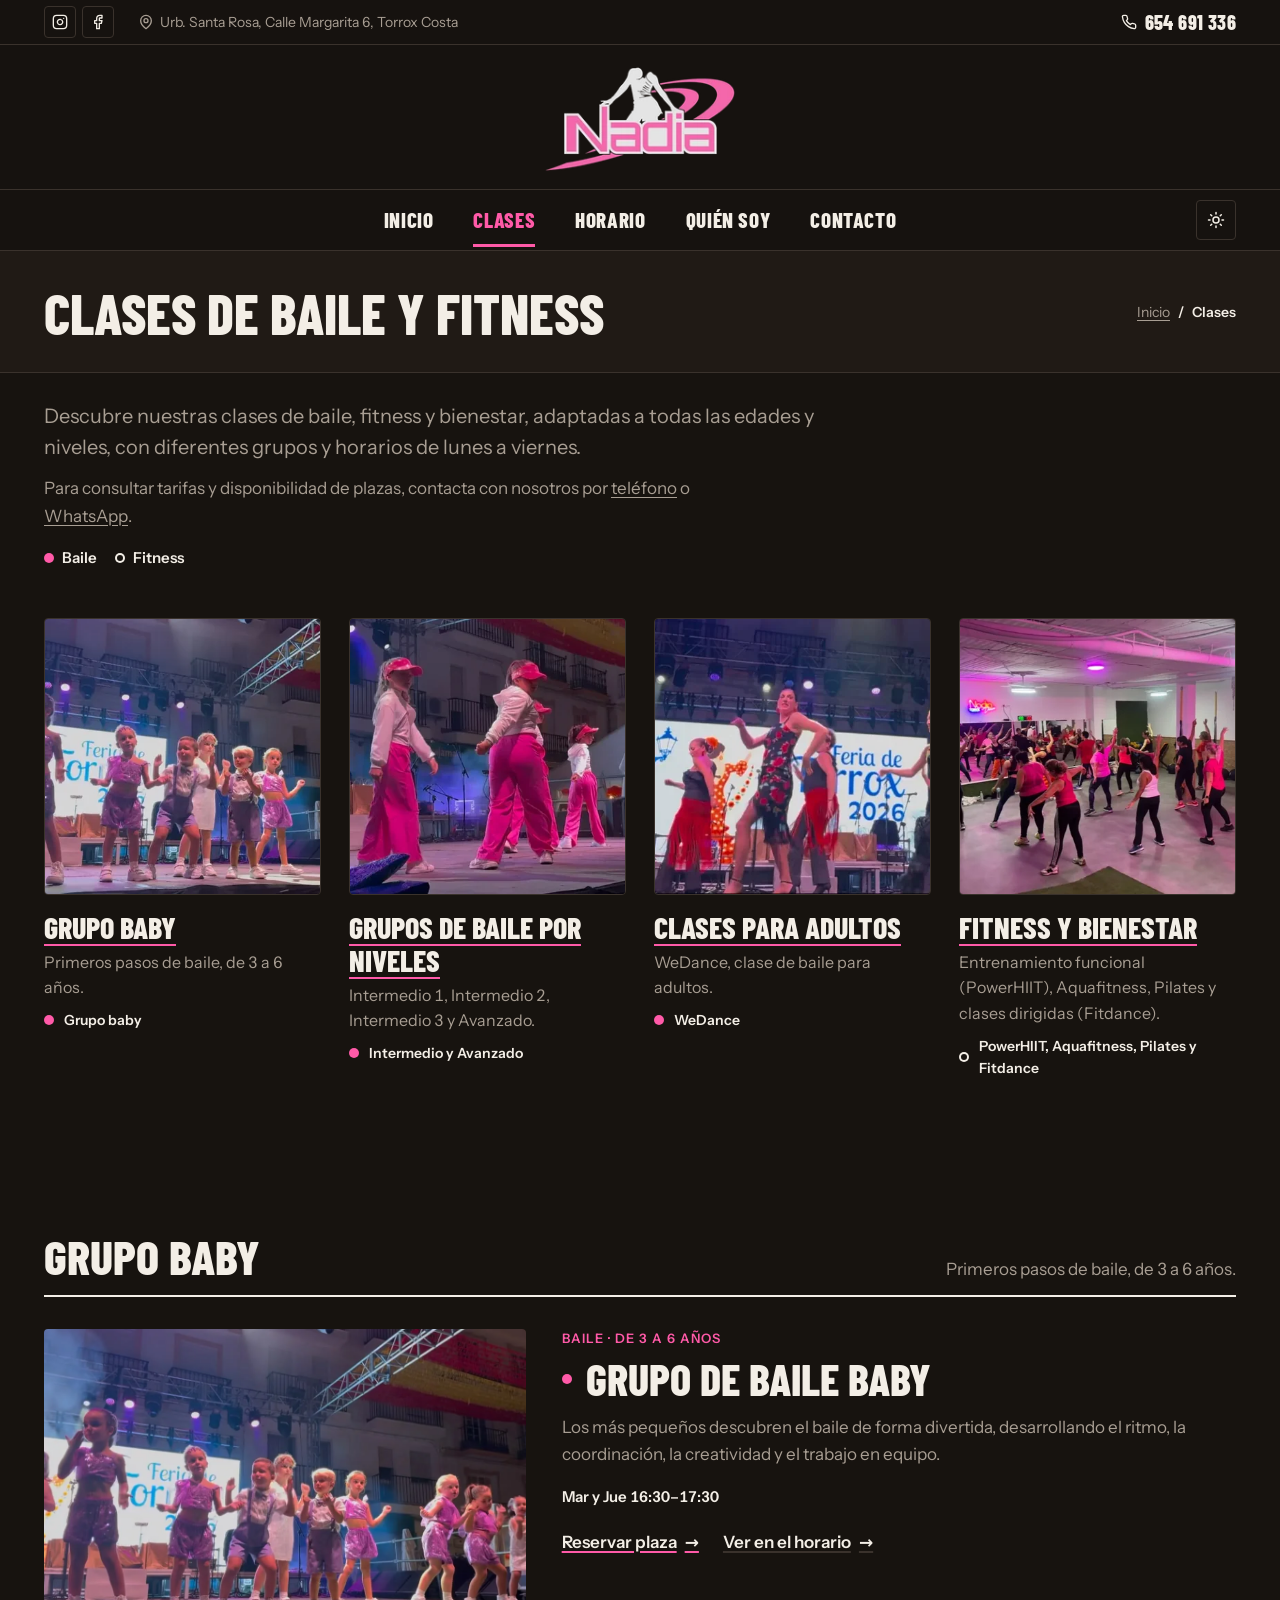
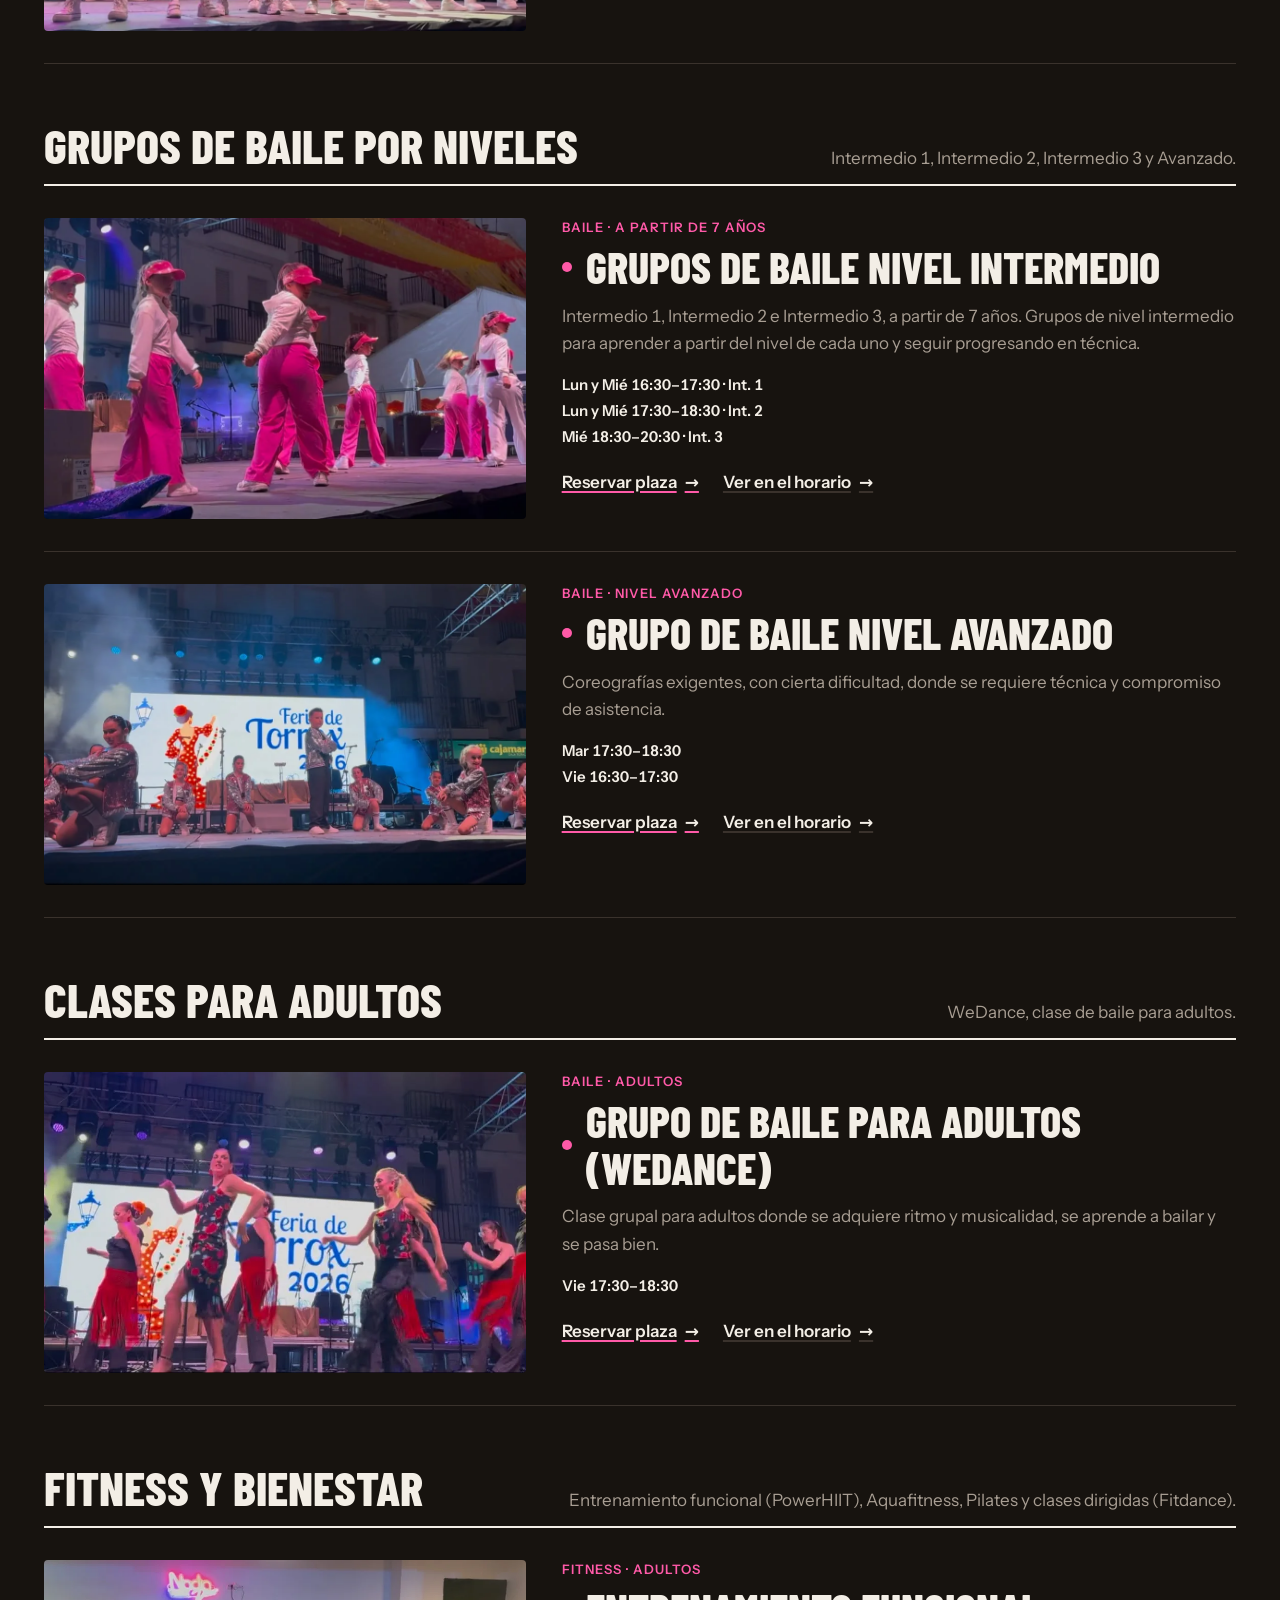
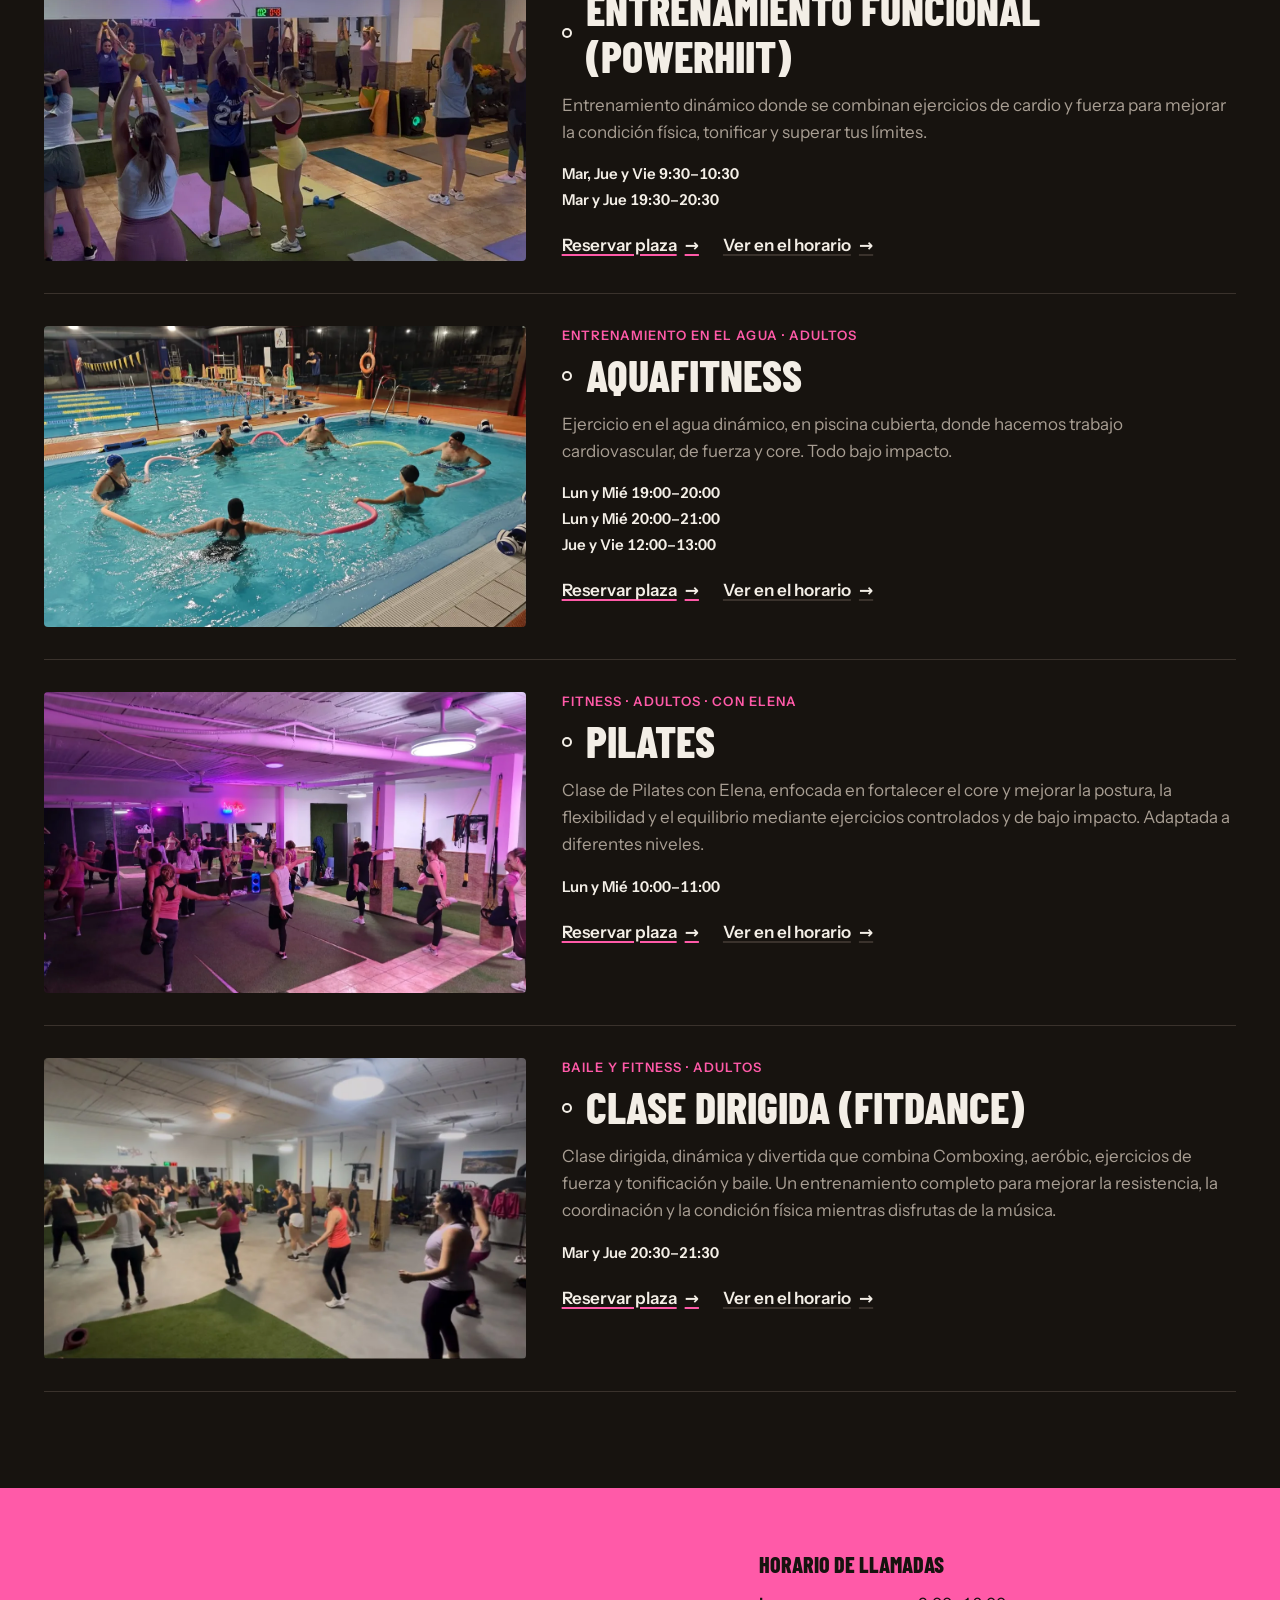
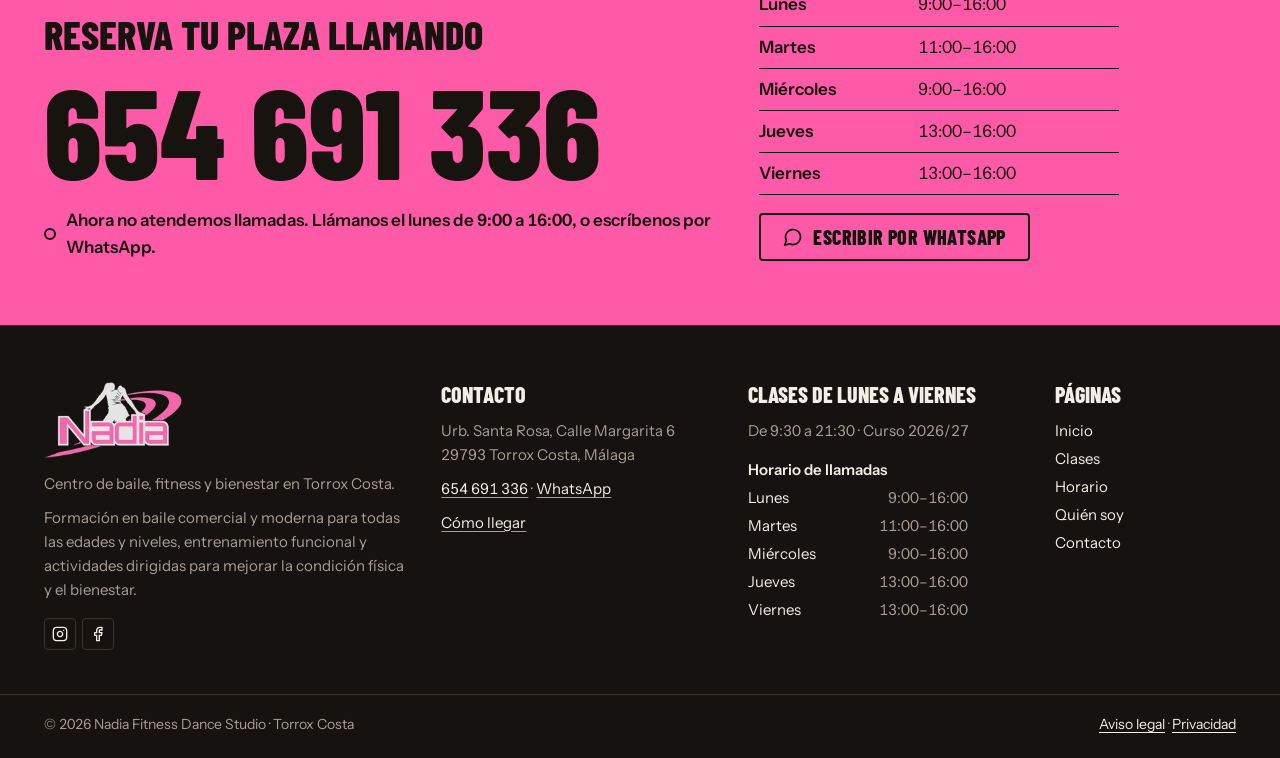
<file: clases/index.html>
<!doctype html>
<html lang="es">
<head>
<meta charset="utf-8">
<meta name="viewport" content="width=device-width, initial-scale=1">
<title>Clases de baile y fitness en Torrox Costa · Nadia Fitness</title>
<meta name="description" content="Grupo de baile baby (3 a 6 años), grupos de baile intermedio y avanzado, WeDance para adultos, Fitdance, PowerHIIT, Aquafitness y Pilates en Torrox Costa: para quién es cada clase, qué se hace y en qué horario.">
<link rel="canonical" href="https://nadiafitnessdance.es/clases/">
<meta property="og:url" content="https://nadiafitnessdance.es/clases/">
<meta property="og:type" content="website">
<meta property="og:locale" content="es_ES">
<meta property="og:site_name" content="Nadia Fitness Dance Studio">
<meta property="og:title" content="Clases de baile y fitness en Torrox Costa · Nadia Fitness">
<meta property="og:description" content="Grupo de baile baby (3 a 6 años), grupos de baile intermedio y avanzado, WeDance para adultos, Fitdance, PowerHIIT, Aquafitness y Pilates en Torrox Costa: para quién es cada clase, qué se hace y en qué horario.">
<meta property="og:image" content="https://nadiafitnessdance.es/assets/img/og-nadia-fitness.jpg">
<meta property="og:image:width" content="1200">
<meta property="og:image:height" content="630">
<meta property="og:image:alt" content="Logotipo de Nadia Fitness Dance Studio sobre bailarines">
<meta name="twitter:card" content="summary_large_image">
<meta name="theme-color" content="#16120F">
<link rel="icon" href="../assets/img/favicon.svg?v=2" type="image/svg+xml">
<link rel="apple-touch-icon" href="../assets/img/apple-touch-icon.png">
<link rel="manifest" href="../site.webmanifest">
<script>document.documentElement.classList.add("js");try{var t=localStorage.getItem("nf5-theme");if(t)document.documentElement.setAttribute("data-theme",t)}catch(e){}</script>
<link rel="preload" href="../assets/fonts/barlow-condensed-800-normal-latin.woff2" as="font" type="font/woff2" crossorigin>
<link rel="preload" href="../assets/fonts/instrument-sans-normal-latin.woff2" as="font" type="font/woff2" crossorigin>
<link rel="stylesheet" href="../assets/css/site.css?v=14">
<script type="application/ld+json">{"@context": "https://schema.org", "@type": "SportsActivityLocation", "name": "Nadia Fitness Dance Studio", "description": "Centro de baile, fitness y bienestar en Torrox Costa: grupos de dance por niveles, Fitdance, PowerHIIT, Aquafitness y Pilates.", "url": "https://nadiafitnessdance.es/", "telephone": "+34654691336", "image": "https://nadiafitnessdance.es/assets/img/og-nadia-fitness.jpg", "address": {"@type": "PostalAddress", "streetAddress": "Urb. Santa Rosa, Calle Margarita 6", "postalCode": "29793", "addressLocality": "Torrox Costa", "addressRegion": "Málaga", "addressCountry": "ES"}, "geo": {"@type": "GeoCoordinates", "latitude": 36.734952643097586, "longitude": -3.973681796403784}, "hasMap": "https://maps.app.goo.gl/jp69zpacG6Zni4Du5", "areaServed": ["Torrox", "Torrox Costa", "Nerja", "Algarrobo"], "sameAs": ["https://www.instagram.com/nadiafitnessdancestudio/", "https://www.facebook.com/profile.php?id=61571423443783"], "openingHoursSpecification": [{"@type": "OpeningHoursSpecification", "dayOfWeek": ["Monday", "Tuesday", "Wednesday", "Thursday", "Friday"], "opens": "09:30", "closes": "21:30"}], "makesOffer": [{"@type": "Offer", "itemOffered": {"@type": "Service", "name": "Grupo de baile baby", "description": "Los más pequeños descubren el baile de forma divertida, desarrollando el ritmo, la coordinación, la creatividad y el trabajo en equipo."}}, {"@type": "Offer", "itemOffered": {"@type": "Service", "name": "Grupos de baile nivel intermedio", "description": "Intermedio 1, Intermedio 2 e Intermedio 3, a partir de 7 años. Grupos de nivel intermedio para aprender a partir del nivel de cada uno y seguir progresando en técnica."}}, {"@type": "Offer", "itemOffered": {"@type": "Service", "name": "Grupo de baile nivel avanzado", "description": "Coreografías exigentes, con cierta dificultad, donde se requiere técnica y compromiso de asistencia."}}, {"@type": "Offer", "itemOffered": {"@type": "Service", "name": "Grupo de baile para adultos (WeDance)", "description": "Clase grupal para adultos donde se adquiere ritmo y musicalidad, se aprende a bailar y se pasa bien."}}, {"@type": "Offer", "itemOffered": {"@type": "Service", "name": "Clase dirigida (FitDance)", "description": "Clase dirigida, dinámica y divertida que combina Comboxing, aeróbic, ejercicios de fuerza y tonificación y baile. Un entrenamiento completo para mejorar la resistencia, la coordinación y la condición física mientras disfrutas de la música."}}, {"@type": "Offer", "itemOffered": {"@type": "Service", "name": "Entrenamiento funcional (PowerHIIT)", "description": "Entrenamiento dinámico donde se combinan ejercicios de cardio y fuerza para mejorar la condición física, tonificar y superar tus límites."}}, {"@type": "Offer", "itemOffered": {"@type": "Service", "name": "Aquafitness", "description": "Ejercicio en el agua dinámico, en piscina cubierta, donde hacemos trabajo cardiovascular, de fuerza y core. Todo bajo impacto."}}, {"@type": "Offer", "itemOffered": {"@type": "Service", "name": "Pilates", "description": "Clase de Pilates con Elena, enfocada en fortalecer el core y mejorar la postura, la flexibilidad y el equilibrio mediante ejercicios controlados y de bajo impacto. Adaptada a diferentes niveles."}}]}</script>
<script src="../assets/js/site.js?v=3" defer></script>
</head>
<body>
<a class="skip" href="#main">Saltar al contenido</a>
<header class="top">
<div class="topbar"><div class="wrap topbar-in">
<ul class="social"><li><a href="https://www.instagram.com/nadiafitnessdancestudio/" target="_blank" rel="noopener"><svg class="i" viewBox="0 0 24 24" fill="none" stroke="currentColor" stroke-width="2" stroke-linecap="round" stroke-linejoin="round" aria-hidden="true"><rect x="2" y="2" width="20" height="20" rx="5"/><path d="M16 11.37A4 4 0 1 1 12.63 8 4 4 0 0 1 16 11.37z"/><line x1="17.5" y1="6.5" x2="17.51" y2="6.5"/></svg><span class="sr-only">Instagram</span><span class="sr-only"> (se abre en otra pestaña)</span></a></li><li><a href="https://www.facebook.com/profile.php?id=61571423443783" target="_blank" rel="noopener"><svg class="i" viewBox="0 0 24 24" fill="none" stroke="currentColor" stroke-width="2" stroke-linecap="round" stroke-linejoin="round" aria-hidden="true"><path d="M18 2h-3a5 5 0 0 0-5 5v3H7v4h3v8h4v-8h3l1-4h-4V7a1 1 0 0 1 1-1h3z"/></svg><span class="sr-only">Facebook</span><span class="sr-only"> (se abre en otra pestaña)</span></a></li></ul>
<p class="topbar-where"><svg class="i" viewBox="0 0 24 24" fill="none" stroke="currentColor" stroke-width="2" stroke-linecap="round" stroke-linejoin="round" aria-hidden="true"><path d="M20 10c0 6-8 12-8 12s-8-6-8-12a8 8 0 0 1 16 0Z"/><circle cx="12" cy="10" r="3"/></svg>Urb. Santa Rosa, Calle Margarita 6, Torrox Costa</p>
<a class="topbar-phone" href="tel:+34654691336"><svg class="i" viewBox="0 0 24 24" fill="none" stroke="currentColor" stroke-width="2" stroke-linecap="round" stroke-linejoin="round" aria-hidden="true"><path d="M22 16.92v3a2 2 0 0 1-2.18 2 19.79 19.79 0 0 1-8.63-3.07 19.5 19.5 0 0 1-6-6 19.79 19.79 0 0 1-3.07-8.67A2 2 0 0 1 4.11 2h3a2 2 0 0 1 2 1.72 12.84 12.84 0 0 0 .7 2.81 2 2 0 0 1-.45 2.11L8.09 9.91a16 16 0 0 0 6 6l1.27-1.27a2 2 0 0 1 2.11-.45 12.84 12.84 0 0 0 2.81.7A2 2 0 0 1 22 16.92z"/></svg>654 691 336</a>
</div></div>
<div class="masthead"><a class="brand brand-xl" href="../"><img src="../assets/img/logo-280.webp" srcset="../assets/img/logo-140.webp 140w, ../assets/img/logo-200.webp 200w, ../assets/img/logo-280.webp 280w, ../assets/img/logo-340.webp 340w, ../assets/img/logo-400.webp 400w" sizes="190px" alt="Nadia Fitness Dance Studio, inicio" width="220" height="120"></a></div>
</header>
<nav class="navbar" aria-label="Principal">
<div class="wrap navbar-in">
<a class="brand brand-sm" href="../"><img src="../assets/img/logo-280.webp" srcset="../assets/img/logo-140.webp 140w, ../assets/img/logo-200.webp 200w, ../assets/img/logo-280.webp 280w, ../assets/img/logo-340.webp 340w, ../assets/img/logo-400.webp 400w" sizes="190px" alt="Nadia Fitness Dance Studio, inicio" width="220" height="120"></a>
<ul id="menu"><li><a href="../">Inicio</a></li><li><a href="../clases/" aria-current="page">Clases</a></li><li><a href="../horario/">Horario</a></li><li><a href="../quien-soy/">Quién soy</a></li><li><a href="../contacto/">Contacto</a></li><li class="menu-phone"><a href="tel:+34654691336"><svg class="i" viewBox="0 0 24 24" fill="none" stroke="currentColor" stroke-width="2" stroke-linecap="round" stroke-linejoin="round" aria-hidden="true"><path d="M22 16.92v3a2 2 0 0 1-2.18 2 19.79 19.79 0 0 1-8.63-3.07 19.5 19.5 0 0 1-6-6 19.79 19.79 0 0 1-3.07-8.67A2 2 0 0 1 4.11 2h3a2 2 0 0 1 2 1.72 12.84 12.84 0 0 0 .7 2.81 2 2 0 0 1-.45 2.11L8.09 9.91a16 16 0 0 0 6 6l1.27-1.27a2 2 0 0 1 2.11-.45 12.84 12.84 0 0 0 2.81.7A2 2 0 0 1 22 16.92z"/></svg>654 691 336</a></li></ul>
<button class="theme" type="button" aria-label="Cambiar a modo oscuro"><svg class="i i-moon" viewBox="0 0 24 24" fill="none" stroke="currentColor" stroke-width="2" stroke-linecap="round" stroke-linejoin="round" aria-hidden="true"><path d="M12 3a6 6 0 0 0 9 9 9 9 0 1 1-9-9Z"/></svg><svg class="i i-sun" viewBox="0 0 24 24" fill="none" stroke="currentColor" stroke-width="2" stroke-linecap="round" stroke-linejoin="round" aria-hidden="true"><circle cx="12" cy="12" r="4"/><path d="M12 2v2M12 20v2M4.93 4.93l1.41 1.41M17.66 17.66l1.41 1.41M2 12h2M20 12h2M6.34 17.66l-1.41 1.41M19.07 4.93l-1.41 1.41"/></svg></button>
<button class="burger" type="button" aria-expanded="false" aria-controls="menu" aria-label="Abrir menú"><span></span><span></span><span></span></button>
</div>
</nav>
<main id="main">
<div class="titlebar"><div class="wrap titlebar-in">
<h1>Clases de baile y fitness</h1>
<nav class="crumbs" aria-label="Estás en"><ol><li><a href="../">Inicio</a></li><li aria-current="page">Clases</li></ol></nav>
</div></div>
<div class="wrap page-intro"><p class="lead">Descubre nuestras clases de baile, fitness y bienestar, adaptadas a todas las edades y niveles, con diferentes grupos y horarios de lunes a viernes.</p><p class="intro-more">Para consultar tarifas y disponibilidad de plazas, contacta con nosotros por <a href="tel:+34654691336">teléfono</a> o <a href="https://wa.me/34654691336?text=%C2%A1Hola%21%20Quiero%20informaci%C3%B3n%20sobre%20las%20clases." target="_blank" rel="noopener">WhatsApp<span class="sr-only"> (se abre en otra pestaña)</span></a>.</p><p class="legend"><span><span class="dot dot-dance" aria-hidden="true"></span>Baile</span><span><span class="dot dot-fit" aria-hidden="true"></span>Fitness</span></p></div>
<section class="sec sec-tight" aria-labelledby="elige-title">
<div class="wrap">
<h2 id="elige-title" class="sr-only">Elige tu grupo</h2>
<ul class="tiles"><li class="tile">
<img class="tile-img" src="../assets/img/grupos/peques.webp" srcset="../assets/img/grupos/peques-240.webp 240w, ../assets/img/grupos/peques-400.webp 400w, ../assets/img/grupos/peques.webp 600w" sizes="(max-width: 560px) 120px, (max-width: 1100px) 50vw, 280px" alt="Alumnos del grupo baby bailando en el escenario de la Feria de Torrox" width="600" height="600" loading="lazy">
<h3 class="tile-title"><a href="#peques">Grupo baby</a></h3>
<p class="tile-lead">Primeros pasos de baile, de 3 a 6 años.</p>
<p class="tile-classes"><span class="dot dot-dance" aria-hidden="true"></span>Grupo baby</p>
</li><li class="tile">
<img class="tile-img" src="../assets/img/grupos/niveles.webp" srcset="../assets/img/grupos/niveles-240.webp 240w, ../assets/img/grupos/niveles-400.webp 400w, ../assets/img/grupos/niveles.webp 600w" sizes="(max-width: 560px) 120px, (max-width: 1100px) 50vw, 280px" alt="Alumnas de los grupos intermedios bailando en el escenario con ropa rosa y blanca" width="600" height="600" loading="lazy">
<h3 class="tile-title"><a href="#niveles">Grupos de baile por niveles</a></h3>
<p class="tile-lead">Intermedio 1, Intermedio 2, Intermedio 3 y Avanzado.</p>
<p class="tile-classes"><span class="dot dot-dance" aria-hidden="true"></span>Intermedio y Avanzado</p>
</li><li class="tile">
<img class="tile-img" src="../assets/img/grupos/adultos.webp" srcset="../assets/img/grupos/adultos-240.webp 240w, ../assets/img/grupos/adultos-400.webp 400w, ../assets/img/grupos/adultos.webp 600w" sizes="(max-width: 560px) 120px, (max-width: 1100px) 50vw, 280px" alt="Alumnas adultas bailando en el escenario de la Feria de Torrox 2026" width="600" height="600" loading="lazy">
<h3 class="tile-title"><a href="#adultos">Clases para adultos</a></h3>
<p class="tile-lead">WeDance, clase de baile para adultos.</p>
<p class="tile-classes"><span class="dot dot-dance" aria-hidden="true"></span>WeDance</p>
</li><li class="tile">
<img class="tile-img" src="../assets/img/grupos/fitness.webp" srcset="../assets/img/grupos/fitness-240.webp 240w, ../assets/img/grupos/fitness-400.webp 400w, ../assets/img/grupos/fitness.webp 600w" sizes="(max-width: 560px) 120px, (max-width: 1100px) 50vw, 280px" alt="Clase dirigida en la sala del estudio, con el rótulo de neón de Nadia al fondo" width="600" height="600" loading="lazy">
<h3 class="tile-title"><a href="#fitness">Fitness y bienestar</a></h3>
<p class="tile-lead">Entrenamiento funcional (PowerHIIT), Aquafitness, Pilates y clases dirigidas (Fitdance).</p>
<p class="tile-classes"><span class="dot dot-fit" aria-hidden="true"></span>PowerHIIT, Aquafitness, Pilates y Fitdance</p>
</li></ul>
</div>
</section>
<div class="wrap groups">
<section class="group" id="peques" aria-labelledby="peques-title">
<div class="group-head"><h2 id="peques-title">Grupo baby</h2><p>Primeros pasos de baile, de 3 a 6 años.</p></div>
<article class="cd" id="dance-baby">
<img class="cl-photo" src="../assets/img/grupo-baby.webp" alt="Alumnos del grupo baby bailando en el escenario de la Feria de Torrox" width="1179" height="640" loading="lazy">
<div class="cd-main">
<p class="cl-aud">Baile · De 3 a 6 años</p>
<h3 class="cd-name"><span class="dot dot-dance" aria-hidden="true"></span>Grupo de baile baby</h3>
<p class="cd-desc">Los más pequeños descubren el baile de forma divertida, desarrollando el ritmo, la coordinación, la creatividad y el trabajo en equipo.</p>
<ul class="cl-when" aria-label="Horario de Grupo de baile baby"><li>Mar y Jue 16:30–17:30</li></ul>
<p class="cd-actions"><a class="link-cta" href="../contacto/?clase=dance-baby">Reservar plaza <span aria-hidden="true">→</span></a><a class="link-cta link-quiet" href="../horario/?clase=dance-baby">Ver en el horario <span aria-hidden="true">→</span></a></p>
</div>
</article>
</section><section class="group" id="niveles" aria-labelledby="niveles-title">
<div class="group-head"><h2 id="niveles-title">Grupos de baile por niveles</h2><p>Intermedio 1, Intermedio 2, Intermedio 3 y Avanzado.</p></div>
<article class="cd" id="dance-intermedio">
<img class="cl-photo" src="../assets/img/grupos-intermedio.webp" alt="Alumnas de los grupos intermedios bailando en el escenario con ropa rosa y blanca" width="1179" height="633" loading="lazy">
<div class="cd-main">
<p class="cl-aud">Baile · A partir de 7 años</p>
<h3 class="cd-name"><span class="dot dot-dance" aria-hidden="true"></span>Grupos de baile nivel intermedio</h3>
<p class="cd-desc">Intermedio 1, Intermedio 2 e Intermedio 3, a partir de 7 años. Grupos de nivel intermedio para aprender a partir del nivel de cada uno y seguir progresando en técnica.</p>
<ul class="cl-when" aria-label="Horario de Grupos de baile nivel intermedio"><li>Lun y Mié 16:30–17:30 · Int. 1</li><li>Lun y Mié 17:30–18:30 · Int. 2</li><li>Mié 18:30–20:30 · Int. 3</li></ul>
<p class="cd-actions"><a class="link-cta" href="../contacto/?clase=dance-intermedio">Reservar plaza <span aria-hidden="true">→</span></a><a class="link-cta link-quiet" href="../horario/?clase=dance-intermedio">Ver en el horario <span aria-hidden="true">→</span></a></p>
</div>
</article><article class="cd" id="dance-avanzado">
<img class="cl-photo" src="../assets/img/clase-avanzado.webp" alt="Grupo avanzado actuando en el escenario de la Feria de Torrox 2026 con chaquetas de lentejuelas" width="1179" height="651" loading="lazy">
<div class="cd-main">
<p class="cl-aud">Baile · Nivel avanzado</p>
<h3 class="cd-name"><span class="dot dot-dance" aria-hidden="true"></span>Grupo de baile nivel avanzado</h3>
<p class="cd-desc">Coreografías exigentes, con cierta dificultad, donde se requiere técnica y compromiso de asistencia.</p>
<ul class="cl-when" aria-label="Horario de Grupo de baile nivel avanzado"><li>Mar 17:30–18:30</li><li>Vie 16:30–17:30</li></ul>
<p class="cd-actions"><a class="link-cta" href="../contacto/?clase=dance-avanzado">Reservar plaza <span aria-hidden="true">→</span></a><a class="link-cta link-quiet" href="../horario/?clase=dance-avanzado">Ver en el horario <span aria-hidden="true">→</span></a></p>
</div>
</article>
</section><section class="group" id="adultos" aria-labelledby="adultos-title">
<div class="group-head"><h2 id="adultos-title">Clases para adultos</h2><p>WeDance, clase de baile para adultos.</p></div>
<article class="cd" id="wedance-adultos">
<img class="cl-photo" src="../assets/img/baile-adultos.webp" alt="Alumnas adultas bailando en el escenario de la Feria de Torrox 2026" width="961" height="497" loading="lazy">
<div class="cd-main">
<p class="cl-aud">Baile · Adultos</p>
<h3 class="cd-name"><span class="dot dot-dance" aria-hidden="true"></span>Grupo de baile para adultos (WeDance)</h3>
<p class="cd-desc">Clase grupal para adultos donde se adquiere ritmo y musicalidad, se aprende a bailar y se pasa bien.</p>
<ul class="cl-when" aria-label="Horario de Grupo de baile para adultos (WeDance)"><li>Vie 17:30–18:30</li></ul>
<p class="cd-actions"><a class="link-cta" href="../contacto/?clase=wedance-adultos">Reservar plaza <span aria-hidden="true">→</span></a><a class="link-cta link-quiet" href="../horario/?clase=wedance-adultos">Ver en el horario <span aria-hidden="true">→</span></a></p>
</div>
</article>
</section><section class="group" id="fitness" aria-labelledby="fitness-title">
<div class="group-head"><h2 id="fitness-title">Fitness y bienestar</h2><p>Entrenamiento funcional (PowerHIIT), Aquafitness, Pilates y clases dirigidas (Fitdance).</p></div>
<article class="cd" id="powerhiit">
<img class="cl-photo" src="../assets/img/clase-powerhiit.webp" alt="Clase de entrenamiento funcional con mancuernas frente al espejo, con el neón de Nadia al fondo" width="1179" height="587" loading="lazy">
<div class="cd-main">
<p class="cl-aud">Fitness · Adultos</p>
<h3 class="cd-name"><span class="dot dot-fit" aria-hidden="true"></span>Entrenamiento funcional (PowerHIIT)</h3>
<p class="cd-desc">Entrenamiento dinámico donde se combinan ejercicios de cardio y fuerza para mejorar la condición física, tonificar y superar tus límites.</p>
<ul class="cl-when" aria-label="Horario de Entrenamiento funcional (PowerHIIT)"><li>Mar, Jue y Vie 9:30–10:30</li><li>Mar y Jue 19:30–20:30</li></ul>
<p class="cd-actions"><a class="link-cta" href="../contacto/?clase=powerhiit">Reservar plaza <span aria-hidden="true">→</span></a><a class="link-cta link-quiet" href="../horario/?clase=powerhiit">Ver en el horario <span aria-hidden="true">→</span></a></p>
</div>
</article><article class="cd" id="aquafitness">
<img class="cl-photo" src="../assets/img/clase-aquafitness.webp" alt="Clase de Aquafitness en la piscina cubierta, con churros de colores" width="1179" height="780" loading="lazy">
<div class="cd-main">
<p class="cl-aud">Entrenamiento en el agua · Adultos</p>
<h3 class="cd-name"><span class="dot dot-fit" aria-hidden="true"></span>Aquafitness</h3>
<p class="cd-desc">Ejercicio en el agua dinámico, en piscina cubierta, donde hacemos trabajo cardiovascular, de fuerza y core. Todo bajo impacto.</p>
<ul class="cl-when" aria-label="Horario de Aquafitness"><li>Lun y Mié 19:00–20:00</li><li>Lun y Mié 20:00–21:00</li><li>Jue y Vie 12:00–13:00</li></ul>
<p class="cd-actions"><a class="link-cta" href="../contacto/?clase=aquafitness">Reservar plaza <span aria-hidden="true">→</span></a><a class="link-cta link-quiet" href="../horario/?clase=aquafitness">Ver en el horario <span aria-hidden="true">→</span></a></p>
</div>
</article><article class="cd" id="pilates">
<img class="cl-photo" src="../assets/img/clase-pilates.webp" alt="Clase de Pilates en la sala del estudio, con las alumnas en equilibrio sobre una pierna" width="1179" height="768" loading="lazy">
<div class="cd-main">
<p class="cl-aud">Fitness · Adultos · con Elena</p>
<h3 class="cd-name"><span class="dot dot-fit" aria-hidden="true"></span>Pilates</h3>
<p class="cd-desc">Clase de Pilates con Elena, enfocada en fortalecer el core y mejorar la postura, la flexibilidad y el equilibrio mediante ejercicios controlados y de bajo impacto. Adaptada a diferentes niveles.</p>
<ul class="cl-when" aria-label="Horario de Pilates"><li>Lun y Mié 10:00–11:00</li></ul>
<p class="cd-actions"><a class="link-cta" href="../contacto/?clase=pilates">Reservar plaza <span aria-hidden="true">→</span></a><a class="link-cta link-quiet" href="../horario/?clase=pilates">Ver en el horario <span aria-hidden="true">→</span></a></p>
</div>
</article><article class="cd" id="fitdance">
<img class="cl-photo" src="../assets/img/clase-fitdance.webp" alt="Clase de Fitdance en la sala del estudio, con el grupo siguiendo la coreografía" width="1162" height="656" loading="lazy">
<div class="cd-main">
<p class="cl-aud">Baile y fitness · Adultos</p>
<h3 class="cd-name"><span class="dot dot-fit" aria-hidden="true"></span>Clase dirigida (FitDance)</h3>
<p class="cd-desc">Clase dirigida, dinámica y divertida que combina Comboxing, aeróbic, ejercicios de fuerza y tonificación y baile. Un entrenamiento completo para mejorar la resistencia, la coordinación y la condición física mientras disfrutas de la música.</p>
<ul class="cl-when" aria-label="Horario de Clase dirigida (FitDance)"><li>Mar y Jue 20:30–21:30</li></ul>
<p class="cd-actions"><a class="link-cta" href="../contacto/?clase=fitdance">Reservar plaza <span aria-hidden="true">→</span></a><a class="link-cta link-quiet" href="../horario/?clase=fitdance">Ver en el horario <span aria-hidden="true">→</span></a></p>
</div>
</article>
</section>
</div>
<section class="phone-block" aria-labelledby="phone-title">
<div class="wrap phone-in">
<div>
<h2 id="phone-title" class="phone-title">Reserva tu plaza llamando</h2>
<a class="phone-xl" href="tel:+34654691336">654 691 336</a>
<p class="call-status" data-call-status></p>
</div>
<div class="phone-side">
<h3 class="phone-sub">Horario de llamadas</h3>
<table class="calls"><tbody><tr><th scope="row">Lunes</th><td>9:00–16:00</td></tr><tr><th scope="row">Martes</th><td>11:00–16:00</td></tr><tr><th scope="row">Miércoles</th><td>9:00–16:00</td></tr><tr><th scope="row">Jueves</th><td>13:00–16:00</td></tr><tr><th scope="row">Viernes</th><td>13:00–16:00</td></tr></tbody></table>
<p><a class="btn btn-on-pink" href="https://wa.me/34654691336?text=%C2%A1Hola%21%20Quiero%20informaci%C3%B3n%20sobre%20las%20clases." target="_blank" rel="noopener"><svg class="i" viewBox="0 0 24 24" fill="none" stroke="currentColor" stroke-width="2" stroke-linecap="round" stroke-linejoin="round" aria-hidden="true"><path d="M7.9 20A9 9 0 1 0 4 16.1L2 22Z"/></svg>Escribir por WhatsApp<span class="sr-only"> (se abre en otra pestaña)</span></a></p>
</div>
</div>
</section>
</main>
<footer class="foot">
<div class="wrap foot-grid">
<div class="foot-brand"><img class="foot-logo" src="../assets/img/logo-280.webp" srcset="../assets/img/logo-140.webp 140w, ../assets/img/logo-200.webp 200w, ../assets/img/logo-280.webp 280w, ../assets/img/logo-340.webp 340w, ../assets/img/logo-400.webp 400w" sizes="190px" alt="" width="220" height="120" loading="lazy">
<p>Centro de baile, fitness y bienestar en Torrox Costa.</p>
<p>Formación en baile comercial y moderna para todas las edades y niveles, entrenamiento funcional y actividades dirigidas para mejorar la condición física y el bienestar.</p>
<ul class="social social-foot"><li><a href="https://www.instagram.com/nadiafitnessdancestudio/" target="_blank" rel="noopener"><svg class="i" viewBox="0 0 24 24" fill="none" stroke="currentColor" stroke-width="2" stroke-linecap="round" stroke-linejoin="round" aria-hidden="true"><rect x="2" y="2" width="20" height="20" rx="5"/><path d="M16 11.37A4 4 0 1 1 12.63 8 4 4 0 0 1 16 11.37z"/><line x1="17.5" y1="6.5" x2="17.51" y2="6.5"/></svg><span class="sr-only">Instagram</span><span class="sr-only"> (se abre en otra pestaña)</span></a></li><li><a href="https://www.facebook.com/profile.php?id=61571423443783" target="_blank" rel="noopener"><svg class="i" viewBox="0 0 24 24" fill="none" stroke="currentColor" stroke-width="2" stroke-linecap="round" stroke-linejoin="round" aria-hidden="true"><path d="M18 2h-3a5 5 0 0 0-5 5v3H7v4h3v8h4v-8h3l1-4h-4V7a1 1 0 0 1 1-1h3z"/></svg><span class="sr-only">Facebook</span><span class="sr-only"> (se abre en otra pestaña)</span></a></li></ul></div>
<div><h2 class="foot-title">Contacto</h2>
<address>Urb. Santa Rosa, Calle Margarita 6<br>29793 Torrox Costa, Málaga</address>
<p><a href="tel:+34654691336">654 691 336</a> · <a href="https://wa.me/34654691336?text=%C2%A1Hola%21%20Quiero%20informaci%C3%B3n%20sobre%20las%20clases." target="_blank" rel="noopener">WhatsApp<span class="sr-only"> (se abre en otra pestaña)</span></a></p>
<p><a href="https://maps.app.goo.gl/jp69zpacG6Zni4Du5" target="_blank" rel="noopener">Cómo llegar<span class="sr-only"> (se abre en otra pestaña)</span></a></p></div>
<div><h2 class="foot-title">Clases de lunes a viernes</h2>
<p>De 9:30 a 21:30 · Curso 2026/27</p>
<h3 class="foot-sub">Horario de llamadas</h3><ul class="foot-calls"><li><span>Lunes</span><span>9:00–16:00</span></li><li><span>Martes</span><span>11:00–16:00</span></li><li><span>Miércoles</span><span>9:00–16:00</span></li><li><span>Jueves</span><span>13:00–16:00</span></li><li><span>Viernes</span><span>13:00–16:00</span></li></ul></div>
<div><h2 class="foot-title">Páginas</h2><ul class="foot-pages"><li><a href="../">Inicio</a></li><li><a href="../clases/">Clases</a></li><li><a href="../horario/">Horario</a></li><li><a href="../quien-soy/">Quién soy</a></li><li><a href="../contacto/">Contacto</a></li></ul></div>
</div>
<div class="foot-legal"><div class="wrap foot-legal-in"><p>© <span id="year">2026</span> Nadia Fitness Dance Studio · Torrox Costa</p>
<p><a href="../aviso-legal/">Aviso legal</a> · <a href="../privacidad/">Privacidad</a></p></div></div>
<nav class="callbar" aria-label="Contacto rápido"><a class="callbar-call" href="tel:+34654691336"><svg class="i" viewBox="0 0 24 24" fill="none" stroke="currentColor" stroke-width="2" stroke-linecap="round" stroke-linejoin="round" aria-hidden="true"><path d="M22 16.92v3a2 2 0 0 1-2.18 2 19.79 19.79 0 0 1-8.63-3.07 19.5 19.5 0 0 1-6-6 19.79 19.79 0 0 1-3.07-8.67A2 2 0 0 1 4.11 2h3a2 2 0 0 1 2 1.72 12.84 12.84 0 0 0 .7 2.81 2 2 0 0 1-.45 2.11L8.09 9.91a16 16 0 0 0 6 6l1.27-1.27a2 2 0 0 1 2.11-.45 12.84 12.84 0 0 0 2.81.7A2 2 0 0 1 22 16.92z"/></svg><span class="sr-only">Llamar al </span>654 691 336</a><a class="callbar-wa" href="https://wa.me/34654691336?text=%C2%A1Hola%21%20Quiero%20informaci%C3%B3n%20sobre%20las%20clases." target="_blank" rel="noopener"><svg class="i" viewBox="0 0 24 24" fill="none" stroke="currentColor" stroke-width="2" stroke-linecap="round" stroke-linejoin="round" aria-hidden="true"><path d="M7.9 20A9 9 0 1 0 4 16.1L2 22Z"/></svg>WhatsApp<span class="sr-only"> (se abre en otra pestaña)</span></a></nav>
</footer>
<script type="application/json" id="nf-data">{"days": ["Lunes", "Martes", "Miércoles", "Jueves", "Viernes"], "callHours": [{"day": 0, "from": "9:00", "to": "16:00"}, {"day": 1, "from": "11:00", "to": "16:00"}, {"day": 2, "from": "9:00", "to": "16:00"}, {"day": 3, "from": "13:00", "to": "16:00"}, {"day": 4, "from": "13:00", "to": "16:00"}], "whatsapp": "https://wa.me/34654691336?text=%C2%A1Hola%21%20Quiero%20informaci%C3%B3n%20sobre%20las%20clases.", "sessions": [{"day": 1, "start": "9:30", "end": "10:30", "name": "PowerHIIT", "note": "Entrenamiento funcional", "type": "fit"}, {"day": 3, "start": "9:30", "end": "10:30", "name": "PowerHIIT", "note": "Entrenamiento funcional", "type": "fit"}, {"day": 4, "start": "9:30", "end": "10:30", "name": "PowerHIIT", "note": "Entrenamiento funcional", "type": "fit"}, {"day": 3, "start": "12:00", "end": "13:00", "name": "Aquafitness", "note": "", "type": "fit"}, {"day": 4, "start": "12:00", "end": "13:00", "name": "Aquafitness", "note": "", "type": "fit"}, {"day": 0, "start": "16:30", "end": "17:30", "name": "Grupo intermedio 1", "note": "", "type": "dance"}, {"day": 1, "start": "16:30", "end": "17:30", "name": "Grupo baby", "note": "", "type": "dance"}, {"day": 2, "start": "16:30", "end": "17:30", "name": "Grupo intermedio 1", "note": "", "type": "dance"}, {"day": 3, "start": "16:30", "end": "17:30", "name": "Grupo baby", "note": "", "type": "dance"}, {"day": 4, "start": "16:30", "end": "17:30", "name": "Avanzado", "note": "", "type": "dance"}, {"day": 0, "start": "17:30", "end": "18:30", "name": "Grupo intermedio 2", "note": "", "type": "dance"}, {"day": 1, "start": "17:30", "end": "18:30", "name": "Avanzado", "note": "", "type": "dance"}, {"day": 2, "start": "17:30", "end": "18:30", "name": "Grupo intermedio 2", "note": "", "type": "dance"}, {"day": 4, "start": "17:30", "end": "18:30", "name": "WeDance", "note": "", "type": "dance"}, {"day": 0, "start": "19:00", "end": "20:00", "name": "Aquafitness", "note": "", "type": "fit"}, {"day": 1, "start": "19:30", "end": "20:30", "name": "PowerHIIT", "note": "Entrenamiento funcional", "type": "fit"}, {"day": 2, "start": "19:00", "end": "20:00", "name": "Aquafitness", "note": "", "type": "fit"}, {"day": 3, "start": "19:30", "end": "20:30", "name": "PowerHIIT", "note": "Entrenamiento funcional", "type": "fit"}, {"day": 0, "start": "20:00", "end": "21:00", "name": "Aquafitness", "note": "", "type": "fit"}, {"day": 1, "start": "20:30", "end": "21:30", "name": "Fitdance", "note": "Clase dirigida", "type": "fit"}, {"day": 2, "start": "20:00", "end": "21:00", "name": "Aquafitness", "note": "", "type": "fit"}, {"day": 3, "start": "20:30", "end": "21:30", "name": "Fitdance", "note": "Clase dirigida", "type": "fit"}, {"day": 0, "start": "10:00", "end": "11:00", "name": "Pilates", "note": "Con Elena", "type": "fit"}, {"day": 2, "start": "10:00", "end": "11:00", "name": "Pilates", "note": "Con Elena", "type": "fit"}, {"day": 2, "start": "18:30", "end": "20:30", "name": "Grupo intermedio 3", "note": "", "type": "dance"}]}</script>
</body>
</html>
</file>
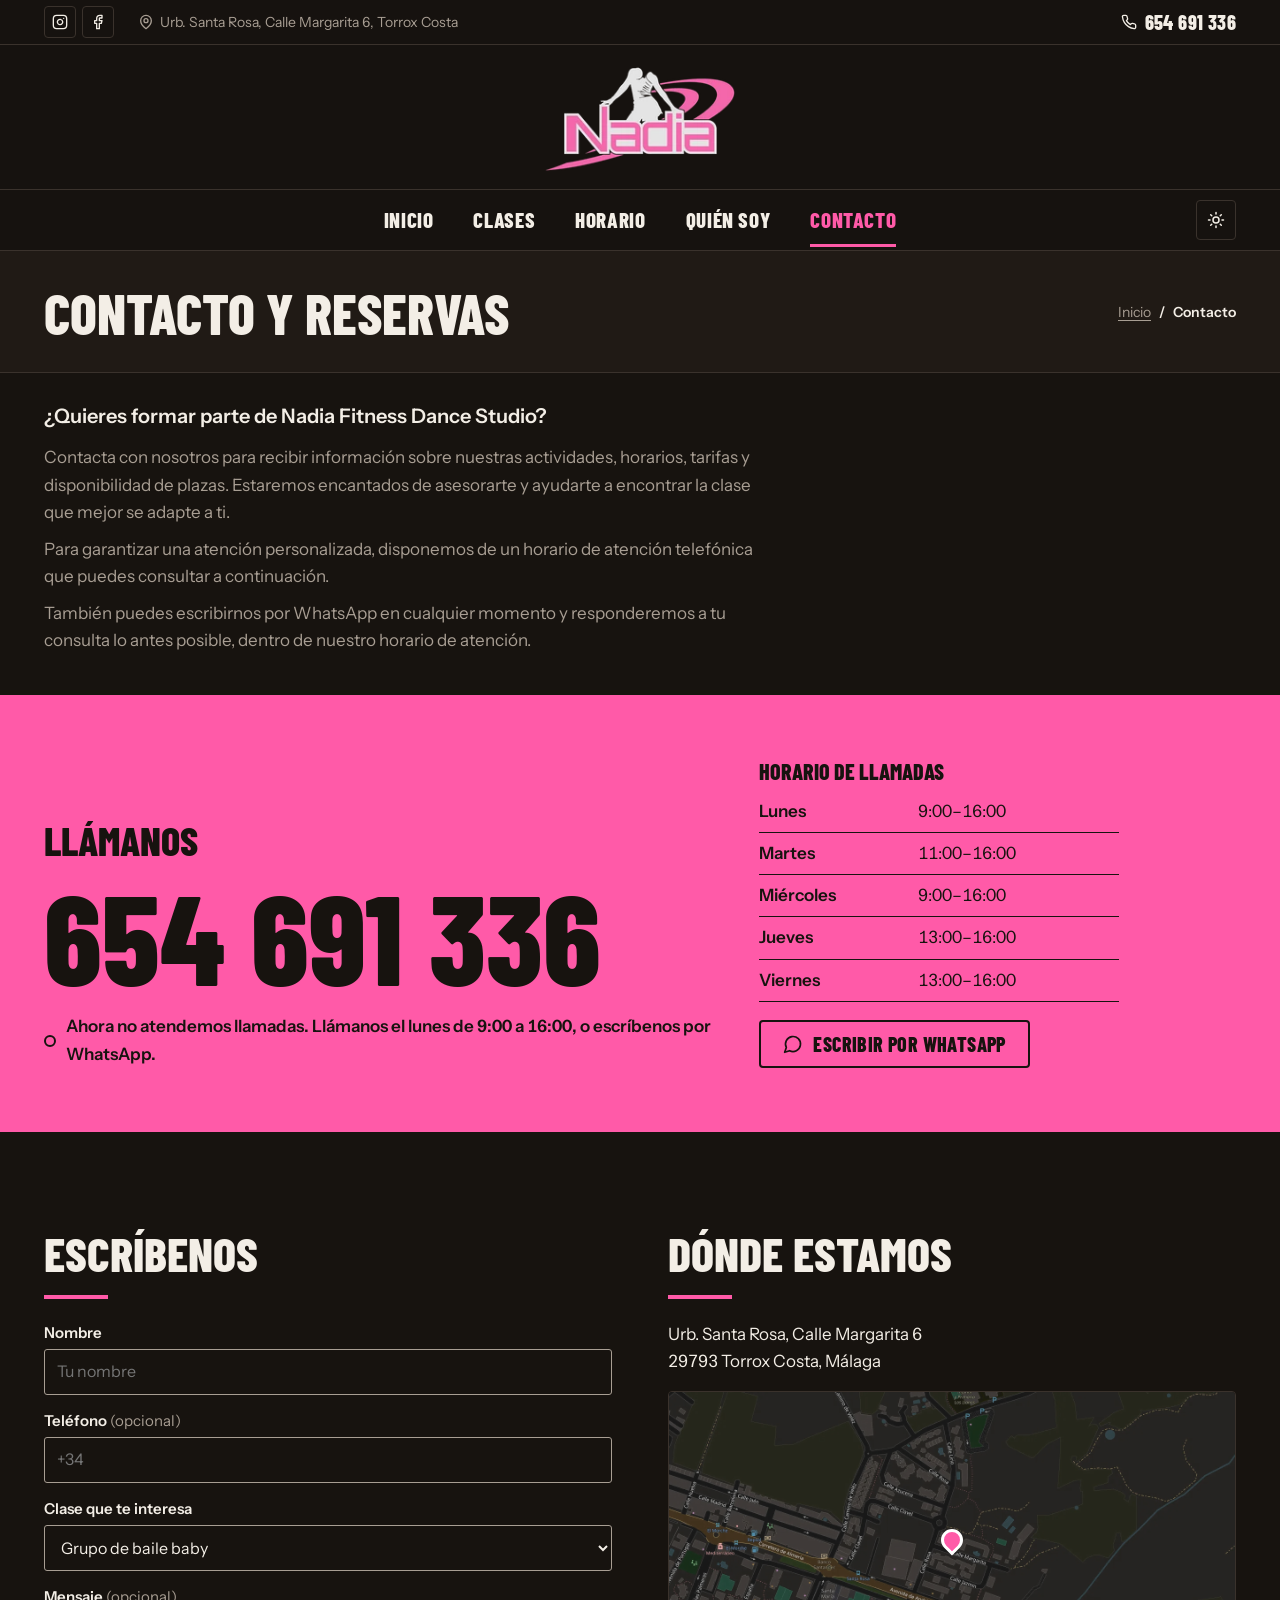
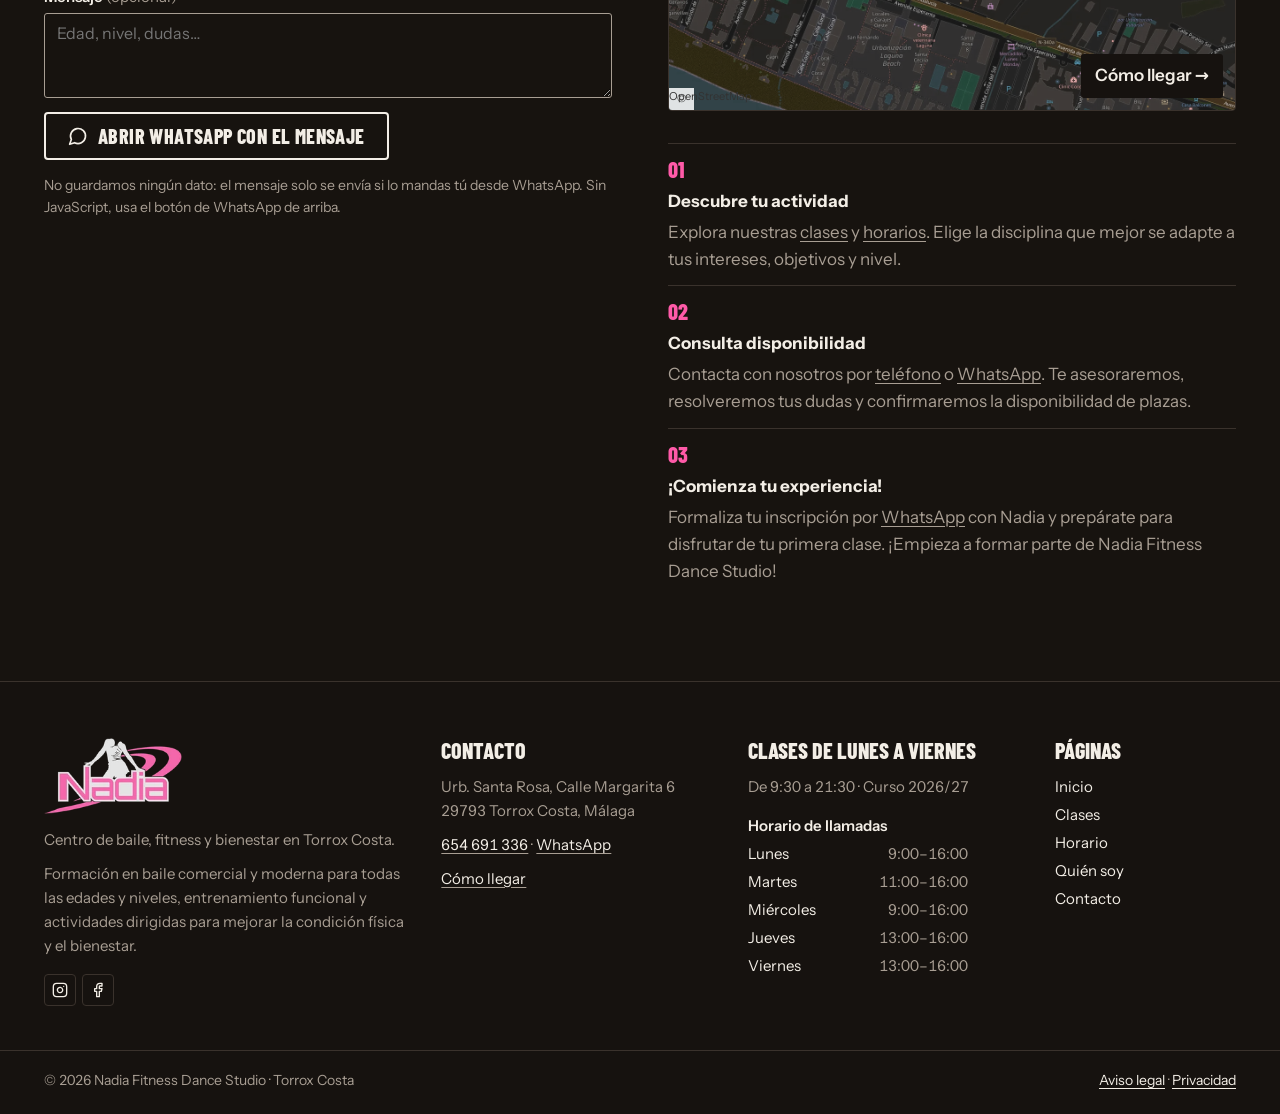
<file: contacto/index.html>
<!doctype html>
<html lang="es">
<head>
<meta charset="utf-8">
<meta name="viewport" content="width=device-width, initial-scale=1">
<title>Contacto y reservas · Nadia Fitness Dance Studio, Torrox Costa</title>
<meta name="description" content="Reserva tu plaza en Nadia Fitness Dance Studio, Torrox Costa: teléfono y horario de llamadas, WhatsApp, dirección y mapa.">
<link rel="canonical" href="https://nadiafitnessdance.es/contacto/">
<meta property="og:url" content="https://nadiafitnessdance.es/contacto/">
<meta property="og:type" content="website">
<meta property="og:locale" content="es_ES">
<meta property="og:site_name" content="Nadia Fitness Dance Studio">
<meta property="og:title" content="Contacto y reservas · Nadia Fitness Dance Studio, Torrox Costa">
<meta property="og:description" content="Reserva tu plaza en Nadia Fitness Dance Studio, Torrox Costa: teléfono y horario de llamadas, WhatsApp, dirección y mapa.">
<meta property="og:image" content="https://nadiafitnessdance.es/assets/img/og-nadia-fitness.jpg">
<meta property="og:image:width" content="1200">
<meta property="og:image:height" content="630">
<meta property="og:image:alt" content="Logotipo de Nadia Fitness Dance Studio sobre bailarines">
<meta name="twitter:card" content="summary_large_image">
<meta name="theme-color" content="#16120F">
<link rel="icon" href="../assets/img/favicon.svg?v=2" type="image/svg+xml">
<link rel="apple-touch-icon" href="../assets/img/apple-touch-icon.png">
<link rel="manifest" href="../site.webmanifest">
<script>document.documentElement.classList.add("js");try{var t=localStorage.getItem("nf5-theme");if(t)document.documentElement.setAttribute("data-theme",t)}catch(e){}</script>
<link rel="preload" href="../assets/fonts/barlow-condensed-800-normal-latin.woff2" as="font" type="font/woff2" crossorigin>
<link rel="preload" href="../assets/fonts/instrument-sans-normal-latin.woff2" as="font" type="font/woff2" crossorigin>
<link rel="stylesheet" href="../assets/css/site.css?v=14">
<script type="application/ld+json">{"@context": "https://schema.org", "@type": "SportsActivityLocation", "name": "Nadia Fitness Dance Studio", "description": "Centro de baile, fitness y bienestar en Torrox Costa: grupos de dance por niveles, Fitdance, PowerHIIT, Aquafitness y Pilates.", "url": "https://nadiafitnessdance.es/", "telephone": "+34654691336", "image": "https://nadiafitnessdance.es/assets/img/og-nadia-fitness.jpg", "address": {"@type": "PostalAddress", "streetAddress": "Urb. Santa Rosa, Calle Margarita 6", "postalCode": "29793", "addressLocality": "Torrox Costa", "addressRegion": "Málaga", "addressCountry": "ES"}, "geo": {"@type": "GeoCoordinates", "latitude": 36.734952643097586, "longitude": -3.973681796403784}, "hasMap": "https://maps.app.goo.gl/jp69zpacG6Zni4Du5", "areaServed": ["Torrox", "Torrox Costa", "Nerja", "Algarrobo"], "sameAs": ["https://www.instagram.com/nadiafitnessdancestudio/", "https://www.facebook.com/profile.php?id=61571423443783"], "openingHoursSpecification": [{"@type": "OpeningHoursSpecification", "dayOfWeek": ["Monday", "Tuesday", "Wednesday", "Thursday", "Friday"], "opens": "09:30", "closes": "21:30"}], "makesOffer": [{"@type": "Offer", "itemOffered": {"@type": "Service", "name": "Grupo de baile baby", "description": "Los más pequeños descubren el baile de forma divertida, desarrollando el ritmo, la coordinación, la creatividad y el trabajo en equipo."}}, {"@type": "Offer", "itemOffered": {"@type": "Service", "name": "Grupos de baile nivel intermedio", "description": "Intermedio 1, Intermedio 2 e Intermedio 3, a partir de 7 años. Grupos de nivel intermedio para aprender a partir del nivel de cada uno y seguir progresando en técnica."}}, {"@type": "Offer", "itemOffered": {"@type": "Service", "name": "Grupo de baile nivel avanzado", "description": "Coreografías exigentes, con cierta dificultad, donde se requiere técnica y compromiso de asistencia."}}, {"@type": "Offer", "itemOffered": {"@type": "Service", "name": "Grupo de baile para adultos (WeDance)", "description": "Clase grupal para adultos donde se adquiere ritmo y musicalidad, se aprende a bailar y se pasa bien."}}, {"@type": "Offer", "itemOffered": {"@type": "Service", "name": "Clase dirigida (FitDance)", "description": "Clase dirigida, dinámica y divertida que combina Comboxing, aeróbic, ejercicios de fuerza y tonificación y baile. Un entrenamiento completo para mejorar la resistencia, la coordinación y la condición física mientras disfrutas de la música."}}, {"@type": "Offer", "itemOffered": {"@type": "Service", "name": "Entrenamiento funcional (PowerHIIT)", "description": "Entrenamiento dinámico donde se combinan ejercicios de cardio y fuerza para mejorar la condición física, tonificar y superar tus límites."}}, {"@type": "Offer", "itemOffered": {"@type": "Service", "name": "Aquafitness", "description": "Ejercicio en el agua dinámico, en piscina cubierta, donde hacemos trabajo cardiovascular, de fuerza y core. Todo bajo impacto."}}, {"@type": "Offer", "itemOffered": {"@type": "Service", "name": "Pilates", "description": "Clase de Pilates con Elena, enfocada en fortalecer el core y mejorar la postura, la flexibilidad y el equilibrio mediante ejercicios controlados y de bajo impacto. Adaptada a diferentes niveles."}}]}</script>
<script src="../assets/js/site.js?v=3" defer></script>
</head>
<body>
<a class="skip" href="#main">Saltar al contenido</a>
<header class="top">
<div class="topbar"><div class="wrap topbar-in">
<ul class="social"><li><a href="https://www.instagram.com/nadiafitnessdancestudio/" target="_blank" rel="noopener"><svg class="i" viewBox="0 0 24 24" fill="none" stroke="currentColor" stroke-width="2" stroke-linecap="round" stroke-linejoin="round" aria-hidden="true"><rect x="2" y="2" width="20" height="20" rx="5"/><path d="M16 11.37A4 4 0 1 1 12.63 8 4 4 0 0 1 16 11.37z"/><line x1="17.5" y1="6.5" x2="17.51" y2="6.5"/></svg><span class="sr-only">Instagram</span><span class="sr-only"> (se abre en otra pestaña)</span></a></li><li><a href="https://www.facebook.com/profile.php?id=61571423443783" target="_blank" rel="noopener"><svg class="i" viewBox="0 0 24 24" fill="none" stroke="currentColor" stroke-width="2" stroke-linecap="round" stroke-linejoin="round" aria-hidden="true"><path d="M18 2h-3a5 5 0 0 0-5 5v3H7v4h3v8h4v-8h3l1-4h-4V7a1 1 0 0 1 1-1h3z"/></svg><span class="sr-only">Facebook</span><span class="sr-only"> (se abre en otra pestaña)</span></a></li></ul>
<p class="topbar-where"><svg class="i" viewBox="0 0 24 24" fill="none" stroke="currentColor" stroke-width="2" stroke-linecap="round" stroke-linejoin="round" aria-hidden="true"><path d="M20 10c0 6-8 12-8 12s-8-6-8-12a8 8 0 0 1 16 0Z"/><circle cx="12" cy="10" r="3"/></svg>Urb. Santa Rosa, Calle Margarita 6, Torrox Costa</p>
<a class="topbar-phone" href="tel:+34654691336"><svg class="i" viewBox="0 0 24 24" fill="none" stroke="currentColor" stroke-width="2" stroke-linecap="round" stroke-linejoin="round" aria-hidden="true"><path d="M22 16.92v3a2 2 0 0 1-2.18 2 19.79 19.79 0 0 1-8.63-3.07 19.5 19.5 0 0 1-6-6 19.79 19.79 0 0 1-3.07-8.67A2 2 0 0 1 4.11 2h3a2 2 0 0 1 2 1.72 12.84 12.84 0 0 0 .7 2.81 2 2 0 0 1-.45 2.11L8.09 9.91a16 16 0 0 0 6 6l1.27-1.27a2 2 0 0 1 2.11-.45 12.84 12.84 0 0 0 2.81.7A2 2 0 0 1 22 16.92z"/></svg>654 691 336</a>
</div></div>
<div class="masthead"><a class="brand brand-xl" href="../"><img src="../assets/img/logo-280.webp" srcset="../assets/img/logo-140.webp 140w, ../assets/img/logo-200.webp 200w, ../assets/img/logo-280.webp 280w, ../assets/img/logo-340.webp 340w, ../assets/img/logo-400.webp 400w" sizes="190px" alt="Nadia Fitness Dance Studio, inicio" width="220" height="120"></a></div>
</header>
<nav class="navbar" aria-label="Principal">
<div class="wrap navbar-in">
<a class="brand brand-sm" href="../"><img src="../assets/img/logo-280.webp" srcset="../assets/img/logo-140.webp 140w, ../assets/img/logo-200.webp 200w, ../assets/img/logo-280.webp 280w, ../assets/img/logo-340.webp 340w, ../assets/img/logo-400.webp 400w" sizes="190px" alt="Nadia Fitness Dance Studio, inicio" width="220" height="120"></a>
<ul id="menu"><li><a href="../">Inicio</a></li><li><a href="../clases/">Clases</a></li><li><a href="../horario/">Horario</a></li><li><a href="../quien-soy/">Quién soy</a></li><li><a href="../contacto/" aria-current="page">Contacto</a></li><li class="menu-phone"><a href="tel:+34654691336"><svg class="i" viewBox="0 0 24 24" fill="none" stroke="currentColor" stroke-width="2" stroke-linecap="round" stroke-linejoin="round" aria-hidden="true"><path d="M22 16.92v3a2 2 0 0 1-2.18 2 19.79 19.79 0 0 1-8.63-3.07 19.5 19.5 0 0 1-6-6 19.79 19.79 0 0 1-3.07-8.67A2 2 0 0 1 4.11 2h3a2 2 0 0 1 2 1.72 12.84 12.84 0 0 0 .7 2.81 2 2 0 0 1-.45 2.11L8.09 9.91a16 16 0 0 0 6 6l1.27-1.27a2 2 0 0 1 2.11-.45 12.84 12.84 0 0 0 2.81.7A2 2 0 0 1 22 16.92z"/></svg>654 691 336</a></li></ul>
<button class="theme" type="button" aria-label="Cambiar a modo oscuro"><svg class="i i-moon" viewBox="0 0 24 24" fill="none" stroke="currentColor" stroke-width="2" stroke-linecap="round" stroke-linejoin="round" aria-hidden="true"><path d="M12 3a6 6 0 0 0 9 9 9 9 0 1 1-9-9Z"/></svg><svg class="i i-sun" viewBox="0 0 24 24" fill="none" stroke="currentColor" stroke-width="2" stroke-linecap="round" stroke-linejoin="round" aria-hidden="true"><circle cx="12" cy="12" r="4"/><path d="M12 2v2M12 20v2M4.93 4.93l1.41 1.41M17.66 17.66l1.41 1.41M2 12h2M20 12h2M6.34 17.66l-1.41 1.41M19.07 4.93l-1.41 1.41"/></svg></button>
<button class="burger" type="button" aria-expanded="false" aria-controls="menu" aria-label="Abrir menú"><span></span><span></span><span></span></button>
</div>
</nav>
<main id="main">
<div class="titlebar"><div class="wrap titlebar-in">
<h1>Contacto y reservas</h1>
<nav class="crumbs" aria-label="Estás en"><ol><li><a href="../">Inicio</a></li><li aria-current="page">Contacto</li></ol></nav>
</div></div>
<div class="wrap page-intro"><p class="lead"><b>¿Quieres formar parte de Nadia Fitness Dance Studio?</b></p><p class="intro-more">Contacta con nosotros para recibir información sobre nuestras actividades, horarios, tarifas y disponibilidad de plazas. Estaremos encantados de asesorarte y ayudarte a encontrar la clase que mejor se adapte a ti.</p><p class="intro-more">Para garantizar una atención personalizada, disponemos de un horario de atención telefónica que puedes consultar a continuación.</p><p class="intro-more">También puedes escribirnos por WhatsApp en cualquier momento y responderemos a tu consulta lo antes posible, dentro de nuestro horario de atención.</p></div>
<section class="phone-block" aria-labelledby="phone-title">
<div class="wrap phone-in">
<div>
<h2 id="phone-title" class="phone-title">Llámanos</h2>
<a class="phone-xl" href="tel:+34654691336">654 691 336</a>
<p class="call-status" data-call-status></p>
</div>
<div class="phone-side">
<h3 class="phone-sub">Horario de llamadas</h3>
<table class="calls"><tbody><tr><th scope="row">Lunes</th><td>9:00–16:00</td></tr><tr><th scope="row">Martes</th><td>11:00–16:00</td></tr><tr><th scope="row">Miércoles</th><td>9:00–16:00</td></tr><tr><th scope="row">Jueves</th><td>13:00–16:00</td></tr><tr><th scope="row">Viernes</th><td>13:00–16:00</td></tr></tbody></table>
<p><a class="btn btn-on-pink" href="https://wa.me/34654691336?text=%C2%A1Hola%21%20Quiero%20informaci%C3%B3n%20sobre%20las%20clases." target="_blank" rel="noopener"><svg class="i" viewBox="0 0 24 24" fill="none" stroke="currentColor" stroke-width="2" stroke-linecap="round" stroke-linejoin="round" aria-hidden="true"><path d="M7.9 20A9 9 0 1 0 4 16.1L2 22Z"/></svg>Escribir por WhatsApp<span class="sr-only"> (se abre en otra pestaña)</span></a></p>
</div>
</div>
</section>
<section class="sec" aria-label="Escribir y cómo llegar">
<div class="wrap contact">
<form class="form" id="contact-form" novalidate>
<h2 class="h-left">Escríbenos</h2>
<div class="field"><label for="contact-name">Nombre</label><input id="contact-name" name="contact-name" autocomplete="name" required placeholder="Tu nombre" aria-describedby="contact-name-error"><p class="field-error" id="contact-name-error" role="alert" hidden>Escribe tu nombre para que sepamos quién eres.</p></div>
<div class="field"><label for="contact-phone">Teléfono <span class="opt">(opcional)</span></label><input id="contact-phone" name="contact-phone" type="tel" autocomplete="tel" placeholder="+34"></div>
<div class="field"><label for="contact-class">Clase que te interesa</label><select id="contact-class" name="contact-class"><option value="dance-baby">Grupo de baile baby</option><option value="dance-intermedio">Grupos de baile nivel intermedio</option><option value="dance-avanzado">Grupo de baile nivel avanzado</option><option value="wedance-adultos">Grupo de baile para adultos (WeDance)</option><option value="fitdance">Clase dirigida (FitDance)</option><option value="powerhiit">Entrenamiento funcional (PowerHIIT)</option><option value="aquafitness">Aquafitness</option><option value="pilates">Pilates</option><option value="">Aún no lo sé</option></select></div>
<div class="field"><label for="contact-message">Mensaje <span class="opt">(opcional)</span></label><textarea id="contact-message" name="contact-message" rows="3" placeholder="Edad, nivel, dudas…"></textarea></div>
<button class="btn" type="submit"><svg class="i" viewBox="0 0 24 24" fill="none" stroke="currentColor" stroke-width="2" stroke-linecap="round" stroke-linejoin="round" aria-hidden="true"><path d="M7.9 20A9 9 0 1 0 4 16.1L2 22Z"/></svg>Abrir WhatsApp con el mensaje</button>
<p class="note">No guardamos ningún dato: el mensaje solo se envía si lo mandas tú desde WhatsApp. Sin JavaScript, usa el botón de WhatsApp de arriba.</p>
</form>
<div class="where">
<h2 class="h-left">Dónde estamos</h2>
<address>Urb. Santa Rosa, Calle Margarita 6<br>29793 Torrox Costa, Málaga</address>
<figure class="map"><a href="https://maps.app.goo.gl/jp69zpacG6Zni4Du5" target="_blank" rel="noopener"><img src="../assets/img/mapa.webp" alt="Mapa de Urb. Santa Rosa con la academia en la Calle Margarita" width="1280" height="720" loading="lazy"><span class="map-pin" aria-hidden="true"></span><span class="map-go">Cómo llegar →</span><span class="sr-only"> (se abre en otra pestaña)</span></a><figcaption>© <a href="https://www.openstreetmap.org/copyright" rel="noopener">OpenStreetMap</a></figcaption></figure>
<ol class="steps"><li><b>Descubre tu actividad</b> Explora nuestras <a href="../clases/">clases</a> y <a href="../horario/">horarios</a>. Elige la disciplina que mejor se adapte a tus intereses, objetivos y nivel.</li><li><b>Consulta disponibilidad</b> Contacta con nosotros por <a href="tel:+34654691336">teléfono</a> o <a href="https://wa.me/34654691336?text=%C2%A1Hola%21%20Quiero%20informaci%C3%B3n%20sobre%20las%20clases." target="_blank" rel="noopener">WhatsApp<span class="sr-only"> (se abre en otra pestaña)</span></a>. Te asesoraremos, resolveremos tus dudas y confirmaremos la disponibilidad de plazas.</li><li><b>¡Comienza tu experiencia!</b> Formaliza tu inscripción por <a href="https://wa.me/34654691336?text=%C2%A1Hola%21%20Quiero%20informaci%C3%B3n%20sobre%20las%20clases." target="_blank" rel="noopener">WhatsApp<span class="sr-only"> (se abre en otra pestaña)</span></a> con Nadia y prepárate para disfrutar de tu primera clase. ¡Empieza a formar parte de Nadia Fitness Dance Studio!</li></ol>
</div>
</div>
</section>
</main>
<footer class="foot">
<div class="wrap foot-grid">
<div class="foot-brand"><img class="foot-logo" src="../assets/img/logo-280.webp" srcset="../assets/img/logo-140.webp 140w, ../assets/img/logo-200.webp 200w, ../assets/img/logo-280.webp 280w, ../assets/img/logo-340.webp 340w, ../assets/img/logo-400.webp 400w" sizes="190px" alt="" width="220" height="120" loading="lazy">
<p>Centro de baile, fitness y bienestar en Torrox Costa.</p>
<p>Formación en baile comercial y moderna para todas las edades y niveles, entrenamiento funcional y actividades dirigidas para mejorar la condición física y el bienestar.</p>
<ul class="social social-foot"><li><a href="https://www.instagram.com/nadiafitnessdancestudio/" target="_blank" rel="noopener"><svg class="i" viewBox="0 0 24 24" fill="none" stroke="currentColor" stroke-width="2" stroke-linecap="round" stroke-linejoin="round" aria-hidden="true"><rect x="2" y="2" width="20" height="20" rx="5"/><path d="M16 11.37A4 4 0 1 1 12.63 8 4 4 0 0 1 16 11.37z"/><line x1="17.5" y1="6.5" x2="17.51" y2="6.5"/></svg><span class="sr-only">Instagram</span><span class="sr-only"> (se abre en otra pestaña)</span></a></li><li><a href="https://www.facebook.com/profile.php?id=61571423443783" target="_blank" rel="noopener"><svg class="i" viewBox="0 0 24 24" fill="none" stroke="currentColor" stroke-width="2" stroke-linecap="round" stroke-linejoin="round" aria-hidden="true"><path d="M18 2h-3a5 5 0 0 0-5 5v3H7v4h3v8h4v-8h3l1-4h-4V7a1 1 0 0 1 1-1h3z"/></svg><span class="sr-only">Facebook</span><span class="sr-only"> (se abre en otra pestaña)</span></a></li></ul></div>
<div><h2 class="foot-title">Contacto</h2>
<address>Urb. Santa Rosa, Calle Margarita 6<br>29793 Torrox Costa, Málaga</address>
<p><a href="tel:+34654691336">654 691 336</a> · <a href="https://wa.me/34654691336?text=%C2%A1Hola%21%20Quiero%20informaci%C3%B3n%20sobre%20las%20clases." target="_blank" rel="noopener">WhatsApp<span class="sr-only"> (se abre en otra pestaña)</span></a></p>
<p><a href="https://maps.app.goo.gl/jp69zpacG6Zni4Du5" target="_blank" rel="noopener">Cómo llegar<span class="sr-only"> (se abre en otra pestaña)</span></a></p></div>
<div><h2 class="foot-title">Clases de lunes a viernes</h2>
<p>De 9:30 a 21:30 · Curso 2026/27</p>
<h3 class="foot-sub">Horario de llamadas</h3><ul class="foot-calls"><li><span>Lunes</span><span>9:00–16:00</span></li><li><span>Martes</span><span>11:00–16:00</span></li><li><span>Miércoles</span><span>9:00–16:00</span></li><li><span>Jueves</span><span>13:00–16:00</span></li><li><span>Viernes</span><span>13:00–16:00</span></li></ul></div>
<div><h2 class="foot-title">Páginas</h2><ul class="foot-pages"><li><a href="../">Inicio</a></li><li><a href="../clases/">Clases</a></li><li><a href="../horario/">Horario</a></li><li><a href="../quien-soy/">Quién soy</a></li><li><a href="../contacto/">Contacto</a></li></ul></div>
</div>
<div class="foot-legal"><div class="wrap foot-legal-in"><p>© <span id="year">2026</span> Nadia Fitness Dance Studio · Torrox Costa</p>
<p><a href="../aviso-legal/">Aviso legal</a> · <a href="../privacidad/">Privacidad</a></p></div></div>
<nav class="callbar" aria-label="Contacto rápido"><a class="callbar-call" href="tel:+34654691336"><svg class="i" viewBox="0 0 24 24" fill="none" stroke="currentColor" stroke-width="2" stroke-linecap="round" stroke-linejoin="round" aria-hidden="true"><path d="M22 16.92v3a2 2 0 0 1-2.18 2 19.79 19.79 0 0 1-8.63-3.07 19.5 19.5 0 0 1-6-6 19.79 19.79 0 0 1-3.07-8.67A2 2 0 0 1 4.11 2h3a2 2 0 0 1 2 1.72 12.84 12.84 0 0 0 .7 2.81 2 2 0 0 1-.45 2.11L8.09 9.91a16 16 0 0 0 6 6l1.27-1.27a2 2 0 0 1 2.11-.45 12.84 12.84 0 0 0 2.81.7A2 2 0 0 1 22 16.92z"/></svg><span class="sr-only">Llamar al </span>654 691 336</a><a class="callbar-wa" href="https://wa.me/34654691336?text=%C2%A1Hola%21%20Quiero%20informaci%C3%B3n%20sobre%20las%20clases." target="_blank" rel="noopener"><svg class="i" viewBox="0 0 24 24" fill="none" stroke="currentColor" stroke-width="2" stroke-linecap="round" stroke-linejoin="round" aria-hidden="true"><path d="M7.9 20A9 9 0 1 0 4 16.1L2 22Z"/></svg>WhatsApp<span class="sr-only"> (se abre en otra pestaña)</span></a></nav>
</footer>
<script type="application/json" id="nf-data">{"days": ["Lunes", "Martes", "Miércoles", "Jueves", "Viernes"], "callHours": [{"day": 0, "from": "9:00", "to": "16:00"}, {"day": 1, "from": "11:00", "to": "16:00"}, {"day": 2, "from": "9:00", "to": "16:00"}, {"day": 3, "from": "13:00", "to": "16:00"}, {"day": 4, "from": "13:00", "to": "16:00"}], "whatsapp": "https://wa.me/34654691336?text=%C2%A1Hola%21%20Quiero%20informaci%C3%B3n%20sobre%20las%20clases.", "sessions": [{"day": 1, "start": "9:30", "end": "10:30", "name": "PowerHIIT", "note": "Entrenamiento funcional", "type": "fit"}, {"day": 3, "start": "9:30", "end": "10:30", "name": "PowerHIIT", "note": "Entrenamiento funcional", "type": "fit"}, {"day": 4, "start": "9:30", "end": "10:30", "name": "PowerHIIT", "note": "Entrenamiento funcional", "type": "fit"}, {"day": 3, "start": "12:00", "end": "13:00", "name": "Aquafitness", "note": "", "type": "fit"}, {"day": 4, "start": "12:00", "end": "13:00", "name": "Aquafitness", "note": "", "type": "fit"}, {"day": 0, "start": "16:30", "end": "17:30", "name": "Grupo intermedio 1", "note": "", "type": "dance"}, {"day": 1, "start": "16:30", "end": "17:30", "name": "Grupo baby", "note": "", "type": "dance"}, {"day": 2, "start": "16:30", "end": "17:30", "name": "Grupo intermedio 1", "note": "", "type": "dance"}, {"day": 3, "start": "16:30", "end": "17:30", "name": "Grupo baby", "note": "", "type": "dance"}, {"day": 4, "start": "16:30", "end": "17:30", "name": "Avanzado", "note": "", "type": "dance"}, {"day": 0, "start": "17:30", "end": "18:30", "name": "Grupo intermedio 2", "note": "", "type": "dance"}, {"day": 1, "start": "17:30", "end": "18:30", "name": "Avanzado", "note": "", "type": "dance"}, {"day": 2, "start": "17:30", "end": "18:30", "name": "Grupo intermedio 2", "note": "", "type": "dance"}, {"day": 4, "start": "17:30", "end": "18:30", "name": "WeDance", "note": "", "type": "dance"}, {"day": 0, "start": "19:00", "end": "20:00", "name": "Aquafitness", "note": "", "type": "fit"}, {"day": 1, "start": "19:30", "end": "20:30", "name": "PowerHIIT", "note": "Entrenamiento funcional", "type": "fit"}, {"day": 2, "start": "19:00", "end": "20:00", "name": "Aquafitness", "note": "", "type": "fit"}, {"day": 3, "start": "19:30", "end": "20:30", "name": "PowerHIIT", "note": "Entrenamiento funcional", "type": "fit"}, {"day": 0, "start": "20:00", "end": "21:00", "name": "Aquafitness", "note": "", "type": "fit"}, {"day": 1, "start": "20:30", "end": "21:30", "name": "Fitdance", "note": "Clase dirigida", "type": "fit"}, {"day": 2, "start": "20:00", "end": "21:00", "name": "Aquafitness", "note": "", "type": "fit"}, {"day": 3, "start": "20:30", "end": "21:30", "name": "Fitdance", "note": "Clase dirigida", "type": "fit"}, {"day": 0, "start": "10:00", "end": "11:00", "name": "Pilates", "note": "Con Elena", "type": "fit"}, {"day": 2, "start": "10:00", "end": "11:00", "name": "Pilates", "note": "Con Elena", "type": "fit"}, {"day": 2, "start": "18:30", "end": "20:30", "name": "Grupo intermedio 3", "note": "", "type": "dance"}]}</script>
</body>
</html>
</file>
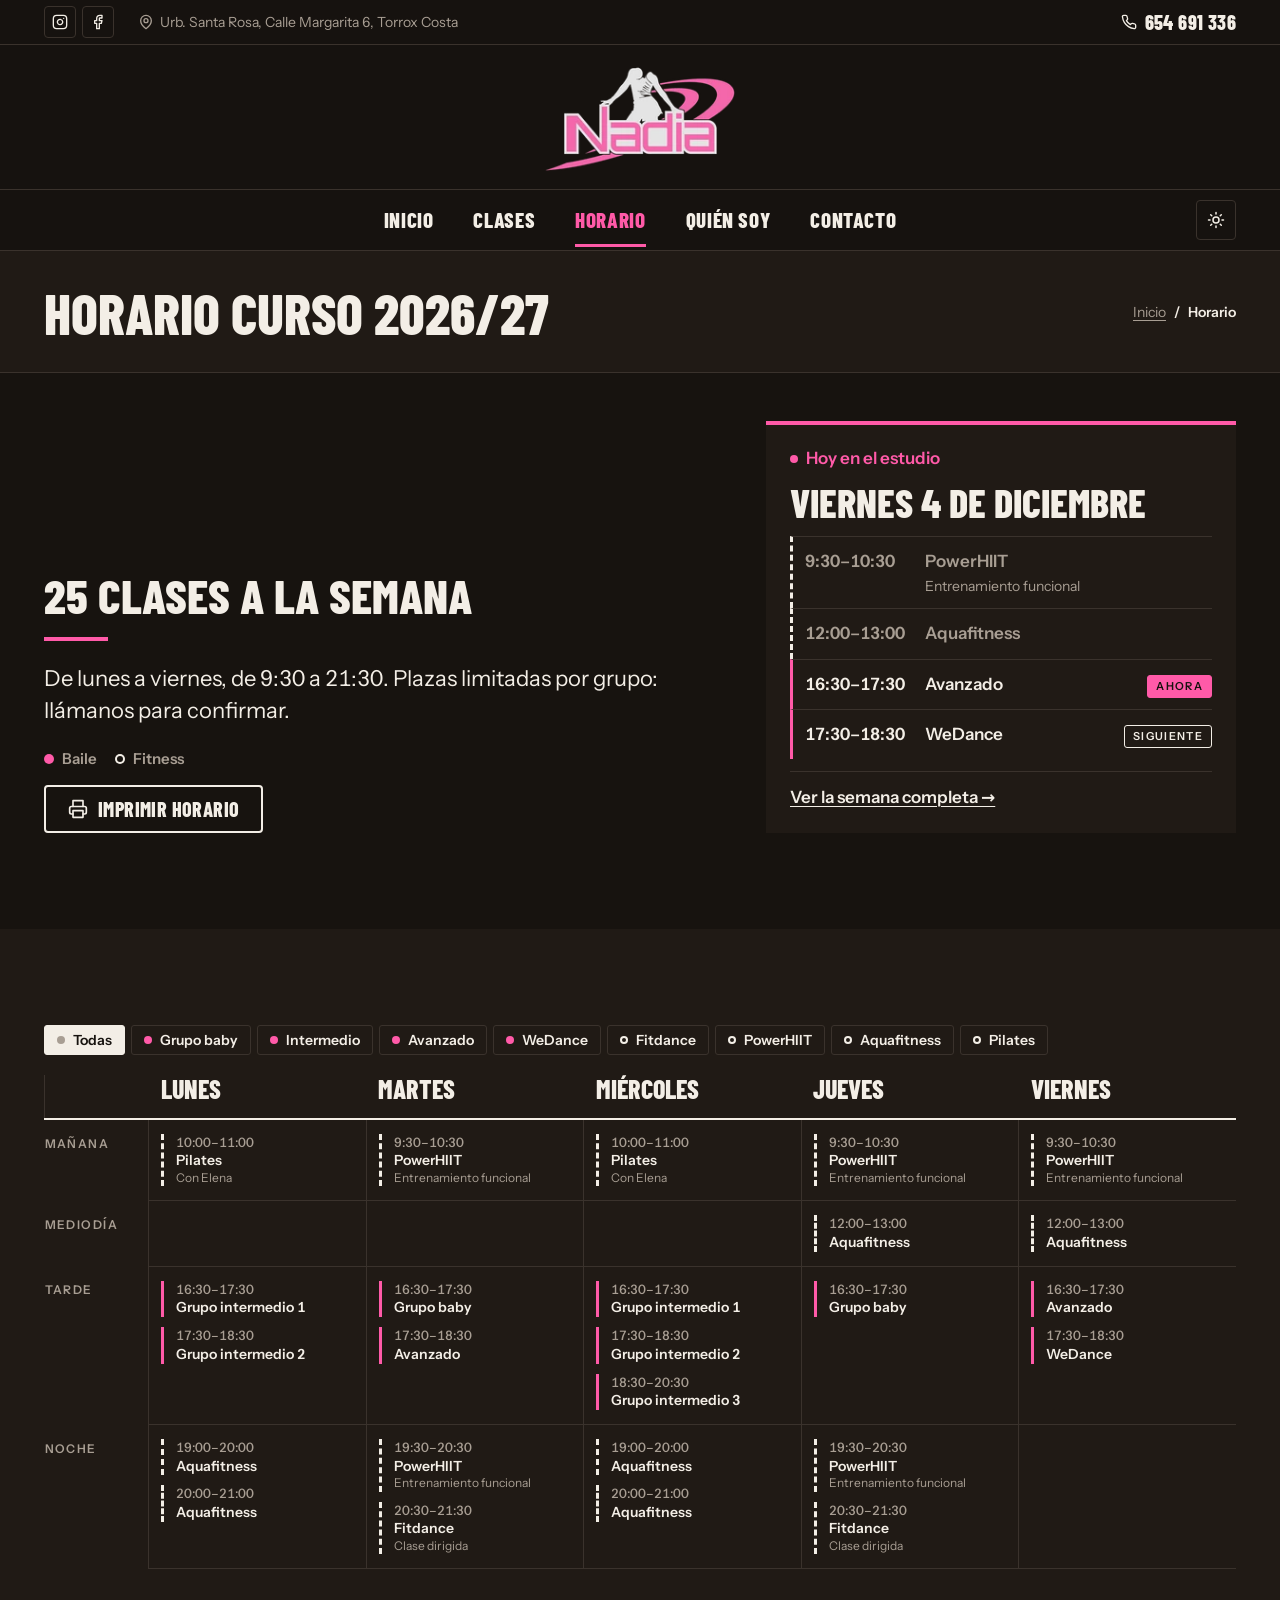
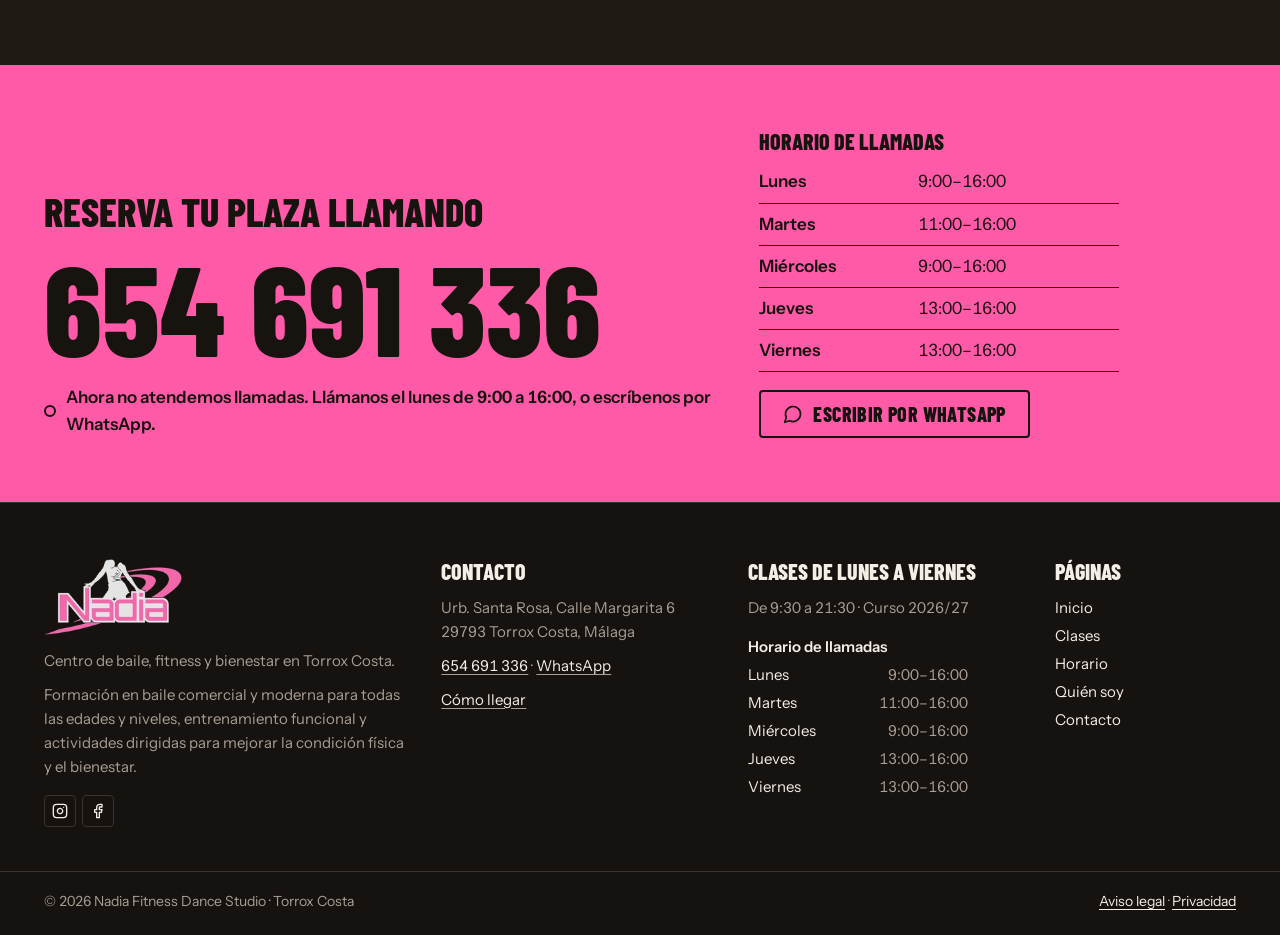
<file: horario/index.html>
<!doctype html>
<html lang="es">
<head>
<meta charset="utf-8">
<meta name="viewport" content="width=device-width, initial-scale=1">
<title>Horario curso 2026/27 · Nadia Fitness Dance Studio, Torrox Costa</title>
<meta name="description" content="Horario semanal de clases de baile y fitness en Torrox Costa, curso 2026/27, de lunes a viernes de 9:30 a 21:30.">
<link rel="canonical" href="https://nadiafitnessdance.es/horario/">
<meta property="og:url" content="https://nadiafitnessdance.es/horario/">
<meta property="og:type" content="website">
<meta property="og:locale" content="es_ES">
<meta property="og:site_name" content="Nadia Fitness Dance Studio">
<meta property="og:title" content="Horario curso 2026/27 · Nadia Fitness Dance Studio, Torrox Costa">
<meta property="og:description" content="Horario semanal de clases de baile y fitness en Torrox Costa, curso 2026/27, de lunes a viernes de 9:30 a 21:30.">
<meta property="og:image" content="https://nadiafitnessdance.es/assets/img/og-horario.jpg">
<meta property="og:image:width" content="1200">
<meta property="og:image:height" content="630">
<meta property="og:image:alt" content="Horario semanal de clases de Nadia Fitness Dance Studio, de lunes a viernes">
<meta name="twitter:card" content="summary_large_image">
<meta name="theme-color" content="#16120F">
<link rel="icon" href="../assets/img/favicon.svg?v=2" type="image/svg+xml">
<link rel="apple-touch-icon" href="../assets/img/apple-touch-icon.png">
<link rel="manifest" href="../site.webmanifest">
<script>document.documentElement.classList.add("js");try{var t=localStorage.getItem("nf5-theme");if(t)document.documentElement.setAttribute("data-theme",t)}catch(e){}</script>
<link rel="preload" href="../assets/fonts/barlow-condensed-800-normal-latin.woff2" as="font" type="font/woff2" crossorigin>
<link rel="preload" href="../assets/fonts/instrument-sans-normal-latin.woff2" as="font" type="font/woff2" crossorigin>
<link rel="stylesheet" href="../assets/css/site.css?v=14">
<script type="application/ld+json">{"@context": "https://schema.org", "@type": "SportsActivityLocation", "name": "Nadia Fitness Dance Studio", "description": "Centro de baile, fitness y bienestar en Torrox Costa: grupos de dance por niveles, Fitdance, PowerHIIT, Aquafitness y Pilates.", "url": "https://nadiafitnessdance.es/", "telephone": "+34654691336", "image": "https://nadiafitnessdance.es/assets/img/og-nadia-fitness.jpg", "address": {"@type": "PostalAddress", "streetAddress": "Urb. Santa Rosa, Calle Margarita 6", "postalCode": "29793", "addressLocality": "Torrox Costa", "addressRegion": "Málaga", "addressCountry": "ES"}, "geo": {"@type": "GeoCoordinates", "latitude": 36.734952643097586, "longitude": -3.973681796403784}, "hasMap": "https://maps.app.goo.gl/jp69zpacG6Zni4Du5", "areaServed": ["Torrox", "Torrox Costa", "Nerja", "Algarrobo"], "sameAs": ["https://www.instagram.com/nadiafitnessdancestudio/", "https://www.facebook.com/profile.php?id=61571423443783"], "openingHoursSpecification": [{"@type": "OpeningHoursSpecification", "dayOfWeek": ["Monday", "Tuesday", "Wednesday", "Thursday", "Friday"], "opens": "09:30", "closes": "21:30"}], "makesOffer": [{"@type": "Offer", "itemOffered": {"@type": "Service", "name": "Grupo de baile baby", "description": "Los más pequeños descubren el baile de forma divertida, desarrollando el ritmo, la coordinación, la creatividad y el trabajo en equipo."}}, {"@type": "Offer", "itemOffered": {"@type": "Service", "name": "Grupos de baile nivel intermedio", "description": "Intermedio 1, Intermedio 2 e Intermedio 3, a partir de 7 años. Grupos de nivel intermedio para aprender a partir del nivel de cada uno y seguir progresando en técnica."}}, {"@type": "Offer", "itemOffered": {"@type": "Service", "name": "Grupo de baile nivel avanzado", "description": "Coreografías exigentes, con cierta dificultad, donde se requiere técnica y compromiso de asistencia."}}, {"@type": "Offer", "itemOffered": {"@type": "Service", "name": "Grupo de baile para adultos (WeDance)", "description": "Clase grupal para adultos donde se adquiere ritmo y musicalidad, se aprende a bailar y se pasa bien."}}, {"@type": "Offer", "itemOffered": {"@type": "Service", "name": "Clase dirigida (FitDance)", "description": "Clase dirigida, dinámica y divertida que combina Comboxing, aeróbic, ejercicios de fuerza y tonificación y baile. Un entrenamiento completo para mejorar la resistencia, la coordinación y la condición física mientras disfrutas de la música."}}, {"@type": "Offer", "itemOffered": {"@type": "Service", "name": "Entrenamiento funcional (PowerHIIT)", "description": "Entrenamiento dinámico donde se combinan ejercicios de cardio y fuerza para mejorar la condición física, tonificar y superar tus límites."}}, {"@type": "Offer", "itemOffered": {"@type": "Service", "name": "Aquafitness", "description": "Ejercicio en el agua dinámico, en piscina cubierta, donde hacemos trabajo cardiovascular, de fuerza y core. Todo bajo impacto."}}, {"@type": "Offer", "itemOffered": {"@type": "Service", "name": "Pilates", "description": "Clase de Pilates con Elena, enfocada en fortalecer el core y mejorar la postura, la flexibilidad y el equilibrio mediante ejercicios controlados y de bajo impacto. Adaptada a diferentes niveles."}}]}</script>
<script src="../assets/js/site.js?v=3" defer></script>
</head>
<body>
<a class="skip" href="#main">Saltar al contenido</a>
<header class="top">
<div class="topbar"><div class="wrap topbar-in">
<ul class="social"><li><a href="https://www.instagram.com/nadiafitnessdancestudio/" target="_blank" rel="noopener"><svg class="i" viewBox="0 0 24 24" fill="none" stroke="currentColor" stroke-width="2" stroke-linecap="round" stroke-linejoin="round" aria-hidden="true"><rect x="2" y="2" width="20" height="20" rx="5"/><path d="M16 11.37A4 4 0 1 1 12.63 8 4 4 0 0 1 16 11.37z"/><line x1="17.5" y1="6.5" x2="17.51" y2="6.5"/></svg><span class="sr-only">Instagram</span><span class="sr-only"> (se abre en otra pestaña)</span></a></li><li><a href="https://www.facebook.com/profile.php?id=61571423443783" target="_blank" rel="noopener"><svg class="i" viewBox="0 0 24 24" fill="none" stroke="currentColor" stroke-width="2" stroke-linecap="round" stroke-linejoin="round" aria-hidden="true"><path d="M18 2h-3a5 5 0 0 0-5 5v3H7v4h3v8h4v-8h3l1-4h-4V7a1 1 0 0 1 1-1h3z"/></svg><span class="sr-only">Facebook</span><span class="sr-only"> (se abre en otra pestaña)</span></a></li></ul>
<p class="topbar-where"><svg class="i" viewBox="0 0 24 24" fill="none" stroke="currentColor" stroke-width="2" stroke-linecap="round" stroke-linejoin="round" aria-hidden="true"><path d="M20 10c0 6-8 12-8 12s-8-6-8-12a8 8 0 0 1 16 0Z"/><circle cx="12" cy="10" r="3"/></svg>Urb. Santa Rosa, Calle Margarita 6, Torrox Costa</p>
<a class="topbar-phone" href="tel:+34654691336"><svg class="i" viewBox="0 0 24 24" fill="none" stroke="currentColor" stroke-width="2" stroke-linecap="round" stroke-linejoin="round" aria-hidden="true"><path d="M22 16.92v3a2 2 0 0 1-2.18 2 19.79 19.79 0 0 1-8.63-3.07 19.5 19.5 0 0 1-6-6 19.79 19.79 0 0 1-3.07-8.67A2 2 0 0 1 4.11 2h3a2 2 0 0 1 2 1.72 12.84 12.84 0 0 0 .7 2.81 2 2 0 0 1-.45 2.11L8.09 9.91a16 16 0 0 0 6 6l1.27-1.27a2 2 0 0 1 2.11-.45 12.84 12.84 0 0 0 2.81.7A2 2 0 0 1 22 16.92z"/></svg>654 691 336</a>
</div></div>
<div class="masthead"><a class="brand brand-xl" href="../"><img src="../assets/img/logo-280.webp" srcset="../assets/img/logo-140.webp 140w, ../assets/img/logo-200.webp 200w, ../assets/img/logo-280.webp 280w, ../assets/img/logo-340.webp 340w, ../assets/img/logo-400.webp 400w" sizes="190px" alt="Nadia Fitness Dance Studio, inicio" width="220" height="120"></a></div>
</header>
<nav class="navbar" aria-label="Principal">
<div class="wrap navbar-in">
<a class="brand brand-sm" href="../"><img src="../assets/img/logo-280.webp" srcset="../assets/img/logo-140.webp 140w, ../assets/img/logo-200.webp 200w, ../assets/img/logo-280.webp 280w, ../assets/img/logo-340.webp 340w, ../assets/img/logo-400.webp 400w" sizes="190px" alt="Nadia Fitness Dance Studio, inicio" width="220" height="120"></a>
<ul id="menu"><li><a href="../">Inicio</a></li><li><a href="../clases/">Clases</a></li><li><a href="../horario/" aria-current="page">Horario</a></li><li><a href="../quien-soy/">Quién soy</a></li><li><a href="../contacto/">Contacto</a></li><li class="menu-phone"><a href="tel:+34654691336"><svg class="i" viewBox="0 0 24 24" fill="none" stroke="currentColor" stroke-width="2" stroke-linecap="round" stroke-linejoin="round" aria-hidden="true"><path d="M22 16.92v3a2 2 0 0 1-2.18 2 19.79 19.79 0 0 1-8.63-3.07 19.5 19.5 0 0 1-6-6 19.79 19.79 0 0 1-3.07-8.67A2 2 0 0 1 4.11 2h3a2 2 0 0 1 2 1.72 12.84 12.84 0 0 0 .7 2.81 2 2 0 0 1-.45 2.11L8.09 9.91a16 16 0 0 0 6 6l1.27-1.27a2 2 0 0 1 2.11-.45 12.84 12.84 0 0 0 2.81.7A2 2 0 0 1 22 16.92z"/></svg>654 691 336</a></li></ul>
<button class="theme" type="button" aria-label="Cambiar a modo oscuro"><svg class="i i-moon" viewBox="0 0 24 24" fill="none" stroke="currentColor" stroke-width="2" stroke-linecap="round" stroke-linejoin="round" aria-hidden="true"><path d="M12 3a6 6 0 0 0 9 9 9 9 0 1 1-9-9Z"/></svg><svg class="i i-sun" viewBox="0 0 24 24" fill="none" stroke="currentColor" stroke-width="2" stroke-linecap="round" stroke-linejoin="round" aria-hidden="true"><circle cx="12" cy="12" r="4"/><path d="M12 2v2M12 20v2M4.93 4.93l1.41 1.41M17.66 17.66l1.41 1.41M2 12h2M20 12h2M6.34 17.66l-1.41 1.41M19.07 4.93l-1.41 1.41"/></svg></button>
<button class="burger" type="button" aria-expanded="false" aria-controls="menu" aria-label="Abrir menú"><span></span><span></span><span></span></button>
</div>
</nav>
<main id="main">
<div class="titlebar"><div class="wrap titlebar-in">
<h1>Horario curso 2026/27</h1>
<nav class="crumbs" aria-label="Estás en"><ol><li><a href="../">Inicio</a></li><li aria-current="page">Horario</li></ol></nav>
</div></div>
<div class="wrap page-intro"></div>
<section class="sec sec-tight" aria-labelledby="week-title">
<div class="wrap split split-top">
<div class="split-text">
<h2 id="week-title" class="h-left">25 clases a la semana</h2>
<p class="big">De lunes a viernes, de 9:30 a 21:30. Plazas limitadas por grupo: llámanos para confirmar.</p>
<p class="legend"><span><span class="dot dot-dance" aria-hidden="true"></span>Baile</span><span><span class="dot dot-fit" aria-hidden="true"></span>Fitness</span></p>
<p class="print-row"><button type="button" class="btn print-btn" data-print><svg class="i" viewBox="0 0 24 24" fill="none" stroke="currentColor" stroke-width="2" stroke-linecap="round" stroke-linejoin="round" aria-hidden="true"><polyline points="6 9 6 2 18 2 18 9"/><path d="M6 18H4a2 2 0 0 1-2-2v-5a2 2 0 0 1 2-2h16a2 2 0 0 1 2 2v5a2 2 0 0 1-2 2h-2"/><rect x="6" y="14" width="12" height="8"/></svg>Imprimir horario</button></p>
</div>
<section class="today" aria-labelledby="today-title">
<p class="today-kicker"><span class="live" aria-hidden="true"></span>Hoy en el estudio</p>
<h2 class="today-date" id="today-title">De lunes a viernes</h2>
<p class="today-fallback">Clases de 9:30 a 21:30.</p>
<ol class="today-list"></ol>
<p class="today-foot"><a href="../horario/">Ver la semana completa <span aria-hidden="true">→</span></a></p>
</section>
</div>
</section>
<section class="sec sec-alt sec-tt" aria-label="Horario semanal">
<div class="wrap">
<p class="print-only">Nadia Fitness Dance Studio · Urb. Santa Rosa, Calle Margarita 6, 29793 Torrox Costa · Tel. 654 691 336 · Curso 2026/27</p>
<div class="timetable" data-timetable>
<div class="filters" role="group" aria-label="Filtrar el horario por clase"><button type="button" class="filter" data-class="" aria-pressed="true">Todas</button><button type="button" class="filter f-dance" data-class="dance-baby" aria-pressed="false">Grupo baby</button><button type="button" class="filter f-dance" data-class="dance-intermedio" aria-pressed="false">Intermedio</button><button type="button" class="filter f-dance" data-class="dance-avanzado" aria-pressed="false">Avanzado</button><button type="button" class="filter f-dance" data-class="wedance-adultos" aria-pressed="false">WeDance</button><button type="button" class="filter f-fit" data-class="fitdance" aria-pressed="false">Fitdance</button><button type="button" class="filter f-fit" data-class="powerhiit" aria-pressed="false">PowerHIIT</button><button type="button" class="filter f-fit" data-class="aquafitness" aria-pressed="false">Aquafitness</button><button type="button" class="filter f-fit" data-class="pilates" aria-pressed="false">Pilates</button></div>
<p class="sr-only" aria-live="polite" data-filter-status></p>
<table class="tt"><caption class="sr-only">Horario semanal de clases, de lunes a viernes</caption>
<thead><tr><td></td><th scope="col">Lunes</th><th scope="col">Martes</th><th scope="col">Miércoles</th><th scope="col">Jueves</th><th scope="col">Viernes</th></tr></thead><tbody><tr><th scope="row">Mañana</th><td><ul><li class="tt-item tt-fit" data-class="pilates"><time>10:00–11:00</time>Pilates<small>Con Elena</small></li></ul></td><td><ul><li class="tt-item tt-fit" data-class="powerhiit"><time>9:30–10:30</time>PowerHIIT<small>Entrenamiento funcional</small></li></ul></td><td><ul><li class="tt-item tt-fit" data-class="pilates"><time>10:00–11:00</time>Pilates<small>Con Elena</small></li></ul></td><td><ul><li class="tt-item tt-fit" data-class="powerhiit"><time>9:30–10:30</time>PowerHIIT<small>Entrenamiento funcional</small></li></ul></td><td><ul><li class="tt-item tt-fit" data-class="powerhiit"><time>9:30–10:30</time>PowerHIIT<small>Entrenamiento funcional</small></li></ul></td></tr><tr><th scope="row">Mediodía</th><td></td><td></td><td></td><td><ul><li class="tt-item tt-fit" data-class="aquafitness"><time>12:00–13:00</time>Aquafitness</li></ul></td><td><ul><li class="tt-item tt-fit" data-class="aquafitness"><time>12:00–13:00</time>Aquafitness</li></ul></td></tr><tr><th scope="row">Tarde</th><td><ul><li class="tt-item tt-dance" data-class="dance-intermedio"><time>16:30–17:30</time>Grupo intermedio 1</li><li class="tt-item tt-dance" data-class="dance-intermedio"><time>17:30–18:30</time>Grupo intermedio 2</li></ul></td><td><ul><li class="tt-item tt-dance" data-class="dance-baby"><time>16:30–17:30</time>Grupo baby</li><li class="tt-item tt-dance" data-class="dance-avanzado"><time>17:30–18:30</time>Avanzado</li></ul></td><td><ul><li class="tt-item tt-dance" data-class="dance-intermedio"><time>16:30–17:30</time>Grupo intermedio 1</li><li class="tt-item tt-dance" data-class="dance-intermedio"><time>17:30–18:30</time>Grupo intermedio 2</li><li class="tt-item tt-dance" data-class="dance-intermedio"><time>18:30–20:30</time>Grupo intermedio 3</li></ul></td><td><ul><li class="tt-item tt-dance" data-class="dance-baby"><time>16:30–17:30</time>Grupo baby</li></ul></td><td><ul><li class="tt-item tt-dance" data-class="dance-avanzado"><time>16:30–17:30</time>Avanzado</li><li class="tt-item tt-dance" data-class="wedance-adultos"><time>17:30–18:30</time>WeDance</li></ul></td></tr><tr><th scope="row">Noche</th><td><ul><li class="tt-item tt-fit" data-class="aquafitness"><time>19:00–20:00</time>Aquafitness</li><li class="tt-item tt-fit" data-class="aquafitness"><time>20:00–21:00</time>Aquafitness</li></ul></td><td><ul><li class="tt-item tt-fit" data-class="powerhiit"><time>19:30–20:30</time>PowerHIIT<small>Entrenamiento funcional</small></li><li class="tt-item tt-fit" data-class="fitdance"><time>20:30–21:30</time>Fitdance<small>Clase dirigida</small></li></ul></td><td><ul><li class="tt-item tt-fit" data-class="aquafitness"><time>19:00–20:00</time>Aquafitness</li><li class="tt-item tt-fit" data-class="aquafitness"><time>20:00–21:00</time>Aquafitness</li></ul></td><td><ul><li class="tt-item tt-fit" data-class="powerhiit"><time>19:30–20:30</time>PowerHIIT<small>Entrenamiento funcional</small></li><li class="tt-item tt-fit" data-class="fitdance"><time>20:30–21:30</time>Fitdance<small>Clase dirigida</small></li></ul></td><td></td></tr></tbody></table>
<div class="tt-tabs" role="tablist" aria-label="Día de la semana"><button type="button" class="tt-tab" role="tab" id="tt-t0" aria-controls="tt-p0" aria-selected="false" tabindex="-1"><b>Lun</b><span>5 clases</span></button><button type="button" class="tt-tab" role="tab" id="tt-t1" aria-controls="tt-p1" aria-selected="false" tabindex="-1"><b>Mar</b><span>5 clases</span></button><button type="button" class="tt-tab" role="tab" id="tt-t2" aria-controls="tt-p2" aria-selected="false" tabindex="-1"><b>Mié</b><span>6 clases</span></button><button type="button" class="tt-tab" role="tab" id="tt-t3" aria-controls="tt-p3" aria-selected="false" tabindex="-1"><b>Jue</b><span>5 clases</span></button><button type="button" class="tt-tab" role="tab" id="tt-t4" aria-controls="tt-p4" aria-selected="false" tabindex="-1"><b>Vie</b><span>4 clases</span></button></div>
<div class="tt-days"><div class="tt-day" id="tt-p0" role="tabpanel" aria-labelledby="tt-t0"><h3>Lunes</h3><ul><li class="tt-item tt-fit" data-class="pilates"><time>10:00–11:00</time>Pilates<small>Con Elena</small></li><li class="tt-item tt-dance" data-class="dance-intermedio"><time>16:30–17:30</time>Grupo intermedio 1</li><li class="tt-item tt-dance" data-class="dance-intermedio"><time>17:30–18:30</time>Grupo intermedio 2</li><li class="tt-item tt-fit" data-class="aquafitness"><time>19:00–20:00</time>Aquafitness</li><li class="tt-item tt-fit" data-class="aquafitness"><time>20:00–21:00</time>Aquafitness</li></ul></div><div class="tt-day" id="tt-p1" role="tabpanel" aria-labelledby="tt-t1"><h3>Martes</h3><ul><li class="tt-item tt-fit" data-class="powerhiit"><time>9:30–10:30</time>PowerHIIT<small>Entrenamiento funcional</small></li><li class="tt-item tt-dance" data-class="dance-baby"><time>16:30–17:30</time>Grupo baby</li><li class="tt-item tt-dance" data-class="dance-avanzado"><time>17:30–18:30</time>Avanzado</li><li class="tt-item tt-fit" data-class="powerhiit"><time>19:30–20:30</time>PowerHIIT<small>Entrenamiento funcional</small></li><li class="tt-item tt-fit" data-class="fitdance"><time>20:30–21:30</time>Fitdance<small>Clase dirigida</small></li></ul></div><div class="tt-day" id="tt-p2" role="tabpanel" aria-labelledby="tt-t2"><h3>Miércoles</h3><ul><li class="tt-item tt-fit" data-class="pilates"><time>10:00–11:00</time>Pilates<small>Con Elena</small></li><li class="tt-item tt-dance" data-class="dance-intermedio"><time>16:30–17:30</time>Grupo intermedio 1</li><li class="tt-item tt-dance" data-class="dance-intermedio"><time>17:30–18:30</time>Grupo intermedio 2</li><li class="tt-item tt-dance" data-class="dance-intermedio"><time>18:30–20:30</time>Grupo intermedio 3</li><li class="tt-item tt-fit" data-class="aquafitness"><time>19:00–20:00</time>Aquafitness</li><li class="tt-item tt-fit" data-class="aquafitness"><time>20:00–21:00</time>Aquafitness</li></ul></div><div class="tt-day" id="tt-p3" role="tabpanel" aria-labelledby="tt-t3"><h3>Jueves</h3><ul><li class="tt-item tt-fit" data-class="powerhiit"><time>9:30–10:30</time>PowerHIIT<small>Entrenamiento funcional</small></li><li class="tt-item tt-fit" data-class="aquafitness"><time>12:00–13:00</time>Aquafitness</li><li class="tt-item tt-dance" data-class="dance-baby"><time>16:30–17:30</time>Grupo baby</li><li class="tt-item tt-fit" data-class="powerhiit"><time>19:30–20:30</time>PowerHIIT<small>Entrenamiento funcional</small></li><li class="tt-item tt-fit" data-class="fitdance"><time>20:30–21:30</time>Fitdance<small>Clase dirigida</small></li></ul></div><div class="tt-day" id="tt-p4" role="tabpanel" aria-labelledby="tt-t4"><h3>Viernes</h3><ul><li class="tt-item tt-fit" data-class="powerhiit"><time>9:30–10:30</time>PowerHIIT<small>Entrenamiento funcional</small></li><li class="tt-item tt-fit" data-class="aquafitness"><time>12:00–13:00</time>Aquafitness</li><li class="tt-item tt-dance" data-class="dance-avanzado"><time>16:30–17:30</time>Avanzado</li><li class="tt-item tt-dance" data-class="wedance-adultos"><time>17:30–18:30</time>WeDance</li></ul></div></div>
</div>
</div>
</section>
<section class="phone-block" aria-labelledby="phone-title">
<div class="wrap phone-in">
<div>
<h2 id="phone-title" class="phone-title">Reserva tu plaza llamando</h2>
<a class="phone-xl" href="tel:+34654691336">654 691 336</a>
<p class="call-status" data-call-status></p>
</div>
<div class="phone-side">
<h3 class="phone-sub">Horario de llamadas</h3>
<table class="calls"><tbody><tr><th scope="row">Lunes</th><td>9:00–16:00</td></tr><tr><th scope="row">Martes</th><td>11:00–16:00</td></tr><tr><th scope="row">Miércoles</th><td>9:00–16:00</td></tr><tr><th scope="row">Jueves</th><td>13:00–16:00</td></tr><tr><th scope="row">Viernes</th><td>13:00–16:00</td></tr></tbody></table>
<p><a class="btn btn-on-pink" href="https://wa.me/34654691336?text=%C2%A1Hola%21%20Quiero%20informaci%C3%B3n%20sobre%20las%20clases." target="_blank" rel="noopener"><svg class="i" viewBox="0 0 24 24" fill="none" stroke="currentColor" stroke-width="2" stroke-linecap="round" stroke-linejoin="round" aria-hidden="true"><path d="M7.9 20A9 9 0 1 0 4 16.1L2 22Z"/></svg>Escribir por WhatsApp<span class="sr-only"> (se abre en otra pestaña)</span></a></p>
</div>
</div>
</section>
</main>
<footer class="foot">
<div class="wrap foot-grid">
<div class="foot-brand"><img class="foot-logo" src="../assets/img/logo-280.webp" srcset="../assets/img/logo-140.webp 140w, ../assets/img/logo-200.webp 200w, ../assets/img/logo-280.webp 280w, ../assets/img/logo-340.webp 340w, ../assets/img/logo-400.webp 400w" sizes="190px" alt="" width="220" height="120" loading="lazy">
<p>Centro de baile, fitness y bienestar en Torrox Costa.</p>
<p>Formación en baile comercial y moderna para todas las edades y niveles, entrenamiento funcional y actividades dirigidas para mejorar la condición física y el bienestar.</p>
<ul class="social social-foot"><li><a href="https://www.instagram.com/nadiafitnessdancestudio/" target="_blank" rel="noopener"><svg class="i" viewBox="0 0 24 24" fill="none" stroke="currentColor" stroke-width="2" stroke-linecap="round" stroke-linejoin="round" aria-hidden="true"><rect x="2" y="2" width="20" height="20" rx="5"/><path d="M16 11.37A4 4 0 1 1 12.63 8 4 4 0 0 1 16 11.37z"/><line x1="17.5" y1="6.5" x2="17.51" y2="6.5"/></svg><span class="sr-only">Instagram</span><span class="sr-only"> (se abre en otra pestaña)</span></a></li><li><a href="https://www.facebook.com/profile.php?id=61571423443783" target="_blank" rel="noopener"><svg class="i" viewBox="0 0 24 24" fill="none" stroke="currentColor" stroke-width="2" stroke-linecap="round" stroke-linejoin="round" aria-hidden="true"><path d="M18 2h-3a5 5 0 0 0-5 5v3H7v4h3v8h4v-8h3l1-4h-4V7a1 1 0 0 1 1-1h3z"/></svg><span class="sr-only">Facebook</span><span class="sr-only"> (se abre en otra pestaña)</span></a></li></ul></div>
<div><h2 class="foot-title">Contacto</h2>
<address>Urb. Santa Rosa, Calle Margarita 6<br>29793 Torrox Costa, Málaga</address>
<p><a href="tel:+34654691336">654 691 336</a> · <a href="https://wa.me/34654691336?text=%C2%A1Hola%21%20Quiero%20informaci%C3%B3n%20sobre%20las%20clases." target="_blank" rel="noopener">WhatsApp<span class="sr-only"> (se abre en otra pestaña)</span></a></p>
<p><a href="https://maps.app.goo.gl/jp69zpacG6Zni4Du5" target="_blank" rel="noopener">Cómo llegar<span class="sr-only"> (se abre en otra pestaña)</span></a></p></div>
<div><h2 class="foot-title">Clases de lunes a viernes</h2>
<p>De 9:30 a 21:30 · Curso 2026/27</p>
<h3 class="foot-sub">Horario de llamadas</h3><ul class="foot-calls"><li><span>Lunes</span><span>9:00–16:00</span></li><li><span>Martes</span><span>11:00–16:00</span></li><li><span>Miércoles</span><span>9:00–16:00</span></li><li><span>Jueves</span><span>13:00–16:00</span></li><li><span>Viernes</span><span>13:00–16:00</span></li></ul></div>
<div><h2 class="foot-title">Páginas</h2><ul class="foot-pages"><li><a href="../">Inicio</a></li><li><a href="../clases/">Clases</a></li><li><a href="../horario/">Horario</a></li><li><a href="../quien-soy/">Quién soy</a></li><li><a href="../contacto/">Contacto</a></li></ul></div>
</div>
<div class="foot-legal"><div class="wrap foot-legal-in"><p>© <span id="year">2026</span> Nadia Fitness Dance Studio · Torrox Costa</p>
<p><a href="../aviso-legal/">Aviso legal</a> · <a href="../privacidad/">Privacidad</a></p></div></div>
<nav class="callbar" aria-label="Contacto rápido"><a class="callbar-call" href="tel:+34654691336"><svg class="i" viewBox="0 0 24 24" fill="none" stroke="currentColor" stroke-width="2" stroke-linecap="round" stroke-linejoin="round" aria-hidden="true"><path d="M22 16.92v3a2 2 0 0 1-2.18 2 19.79 19.79 0 0 1-8.63-3.07 19.5 19.5 0 0 1-6-6 19.79 19.79 0 0 1-3.07-8.67A2 2 0 0 1 4.11 2h3a2 2 0 0 1 2 1.72 12.84 12.84 0 0 0 .7 2.81 2 2 0 0 1-.45 2.11L8.09 9.91a16 16 0 0 0 6 6l1.27-1.27a2 2 0 0 1 2.11-.45 12.84 12.84 0 0 0 2.81.7A2 2 0 0 1 22 16.92z"/></svg><span class="sr-only">Llamar al </span>654 691 336</a><a class="callbar-wa" href="https://wa.me/34654691336?text=%C2%A1Hola%21%20Quiero%20informaci%C3%B3n%20sobre%20las%20clases." target="_blank" rel="noopener"><svg class="i" viewBox="0 0 24 24" fill="none" stroke="currentColor" stroke-width="2" stroke-linecap="round" stroke-linejoin="round" aria-hidden="true"><path d="M7.9 20A9 9 0 1 0 4 16.1L2 22Z"/></svg>WhatsApp<span class="sr-only"> (se abre en otra pestaña)</span></a></nav>
</footer>
<script type="application/json" id="nf-data">{"days": ["Lunes", "Martes", "Miércoles", "Jueves", "Viernes"], "callHours": [{"day": 0, "from": "9:00", "to": "16:00"}, {"day": 1, "from": "11:00", "to": "16:00"}, {"day": 2, "from": "9:00", "to": "16:00"}, {"day": 3, "from": "13:00", "to": "16:00"}, {"day": 4, "from": "13:00", "to": "16:00"}], "whatsapp": "https://wa.me/34654691336?text=%C2%A1Hola%21%20Quiero%20informaci%C3%B3n%20sobre%20las%20clases.", "sessions": [{"day": 1, "start": "9:30", "end": "10:30", "name": "PowerHIIT", "note": "Entrenamiento funcional", "type": "fit"}, {"day": 3, "start": "9:30", "end": "10:30", "name": "PowerHIIT", "note": "Entrenamiento funcional", "type": "fit"}, {"day": 4, "start": "9:30", "end": "10:30", "name": "PowerHIIT", "note": "Entrenamiento funcional", "type": "fit"}, {"day": 3, "start": "12:00", "end": "13:00", "name": "Aquafitness", "note": "", "type": "fit"}, {"day": 4, "start": "12:00", "end": "13:00", "name": "Aquafitness", "note": "", "type": "fit"}, {"day": 0, "start": "16:30", "end": "17:30", "name": "Grupo intermedio 1", "note": "", "type": "dance"}, {"day": 1, "start": "16:30", "end": "17:30", "name": "Grupo baby", "note": "", "type": "dance"}, {"day": 2, "start": "16:30", "end": "17:30", "name": "Grupo intermedio 1", "note": "", "type": "dance"}, {"day": 3, "start": "16:30", "end": "17:30", "name": "Grupo baby", "note": "", "type": "dance"}, {"day": 4, "start": "16:30", "end": "17:30", "name": "Avanzado", "note": "", "type": "dance"}, {"day": 0, "start": "17:30", "end": "18:30", "name": "Grupo intermedio 2", "note": "", "type": "dance"}, {"day": 1, "start": "17:30", "end": "18:30", "name": "Avanzado", "note": "", "type": "dance"}, {"day": 2, "start": "17:30", "end": "18:30", "name": "Grupo intermedio 2", "note": "", "type": "dance"}, {"day": 4, "start": "17:30", "end": "18:30", "name": "WeDance", "note": "", "type": "dance"}, {"day": 0, "start": "19:00", "end": "20:00", "name": "Aquafitness", "note": "", "type": "fit"}, {"day": 1, "start": "19:30", "end": "20:30", "name": "PowerHIIT", "note": "Entrenamiento funcional", "type": "fit"}, {"day": 2, "start": "19:00", "end": "20:00", "name": "Aquafitness", "note": "", "type": "fit"}, {"day": 3, "start": "19:30", "end": "20:30", "name": "PowerHIIT", "note": "Entrenamiento funcional", "type": "fit"}, {"day": 0, "start": "20:00", "end": "21:00", "name": "Aquafitness", "note": "", "type": "fit"}, {"day": 1, "start": "20:30", "end": "21:30", "name": "Fitdance", "note": "Clase dirigida", "type": "fit"}, {"day": 2, "start": "20:00", "end": "21:00", "name": "Aquafitness", "note": "", "type": "fit"}, {"day": 3, "start": "20:30", "end": "21:30", "name": "Fitdance", "note": "Clase dirigida", "type": "fit"}, {"day": 0, "start": "10:00", "end": "11:00", "name": "Pilates", "note": "Con Elena", "type": "fit"}, {"day": 2, "start": "10:00", "end": "11:00", "name": "Pilates", "note": "Con Elena", "type": "fit"}, {"day": 2, "start": "18:30", "end": "20:30", "name": "Grupo intermedio 3", "note": "", "type": "dance"}]}</script>
</body>
</html>
</file>
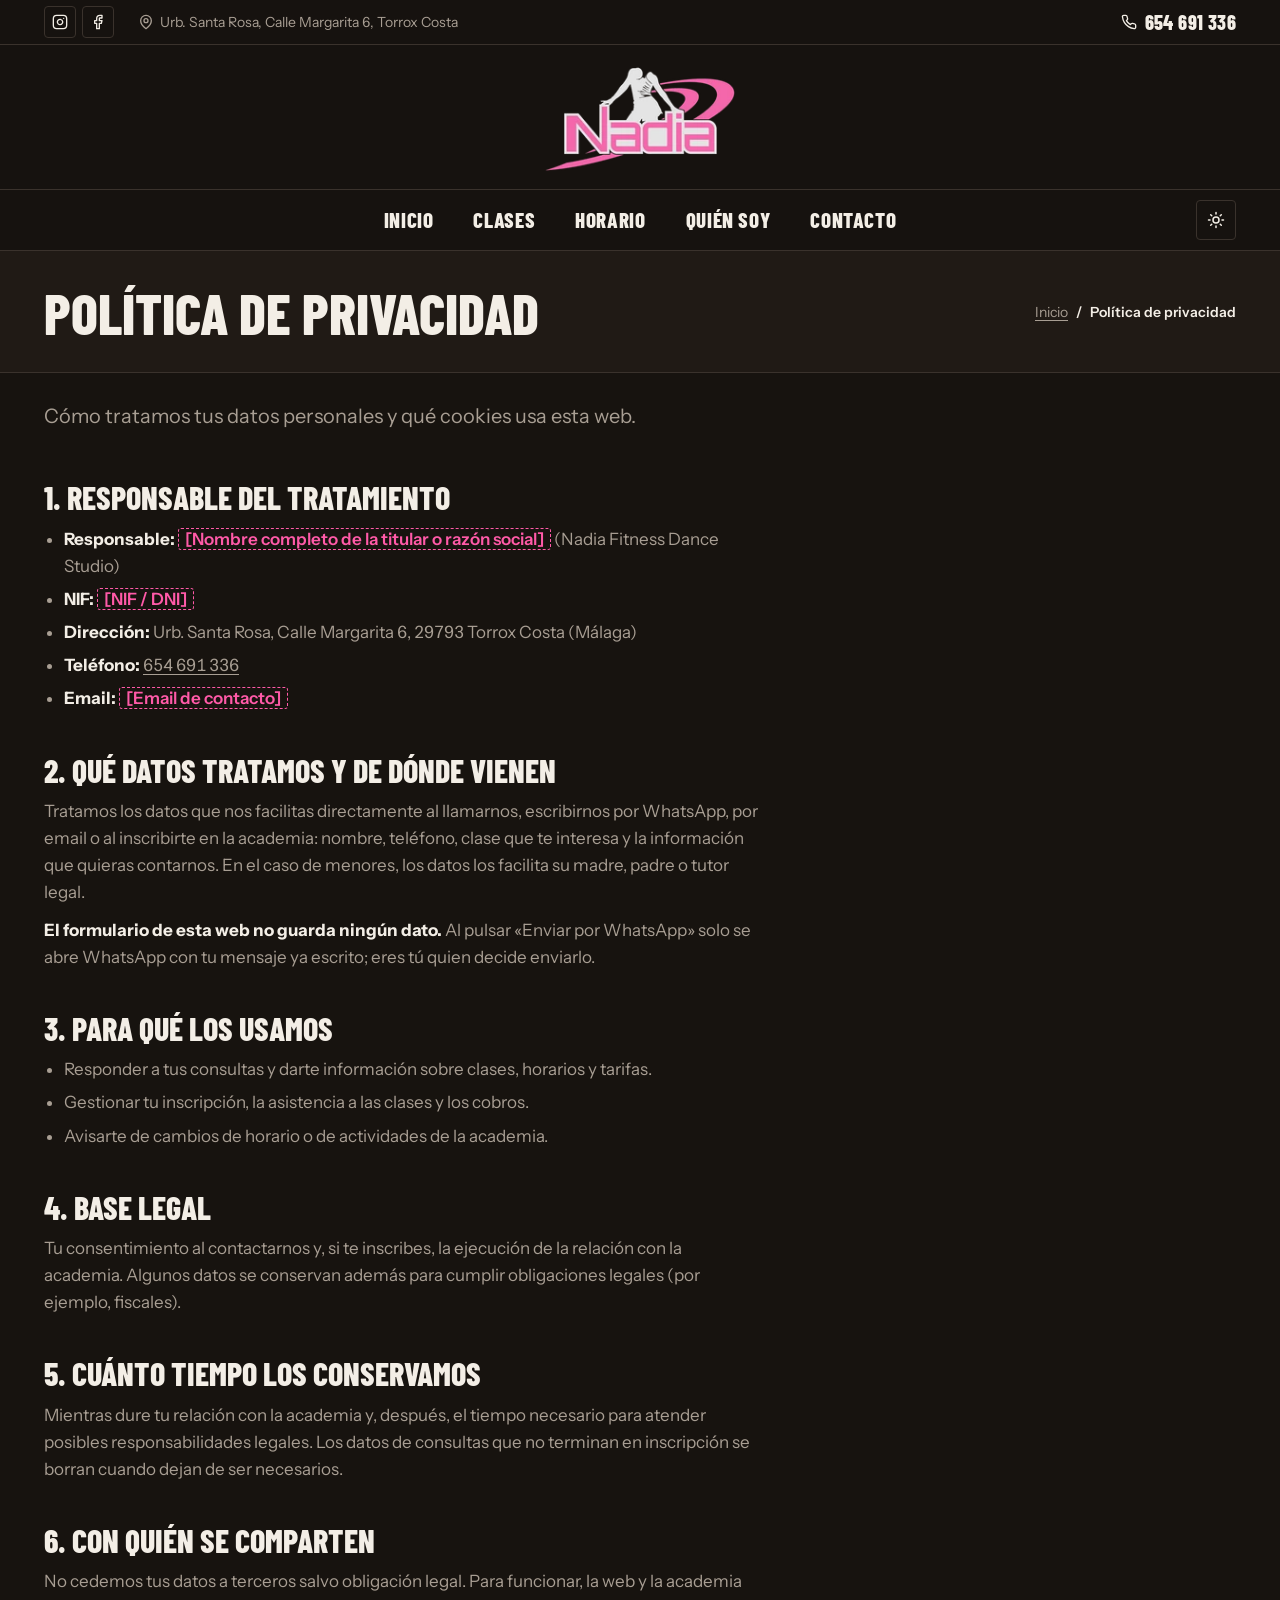
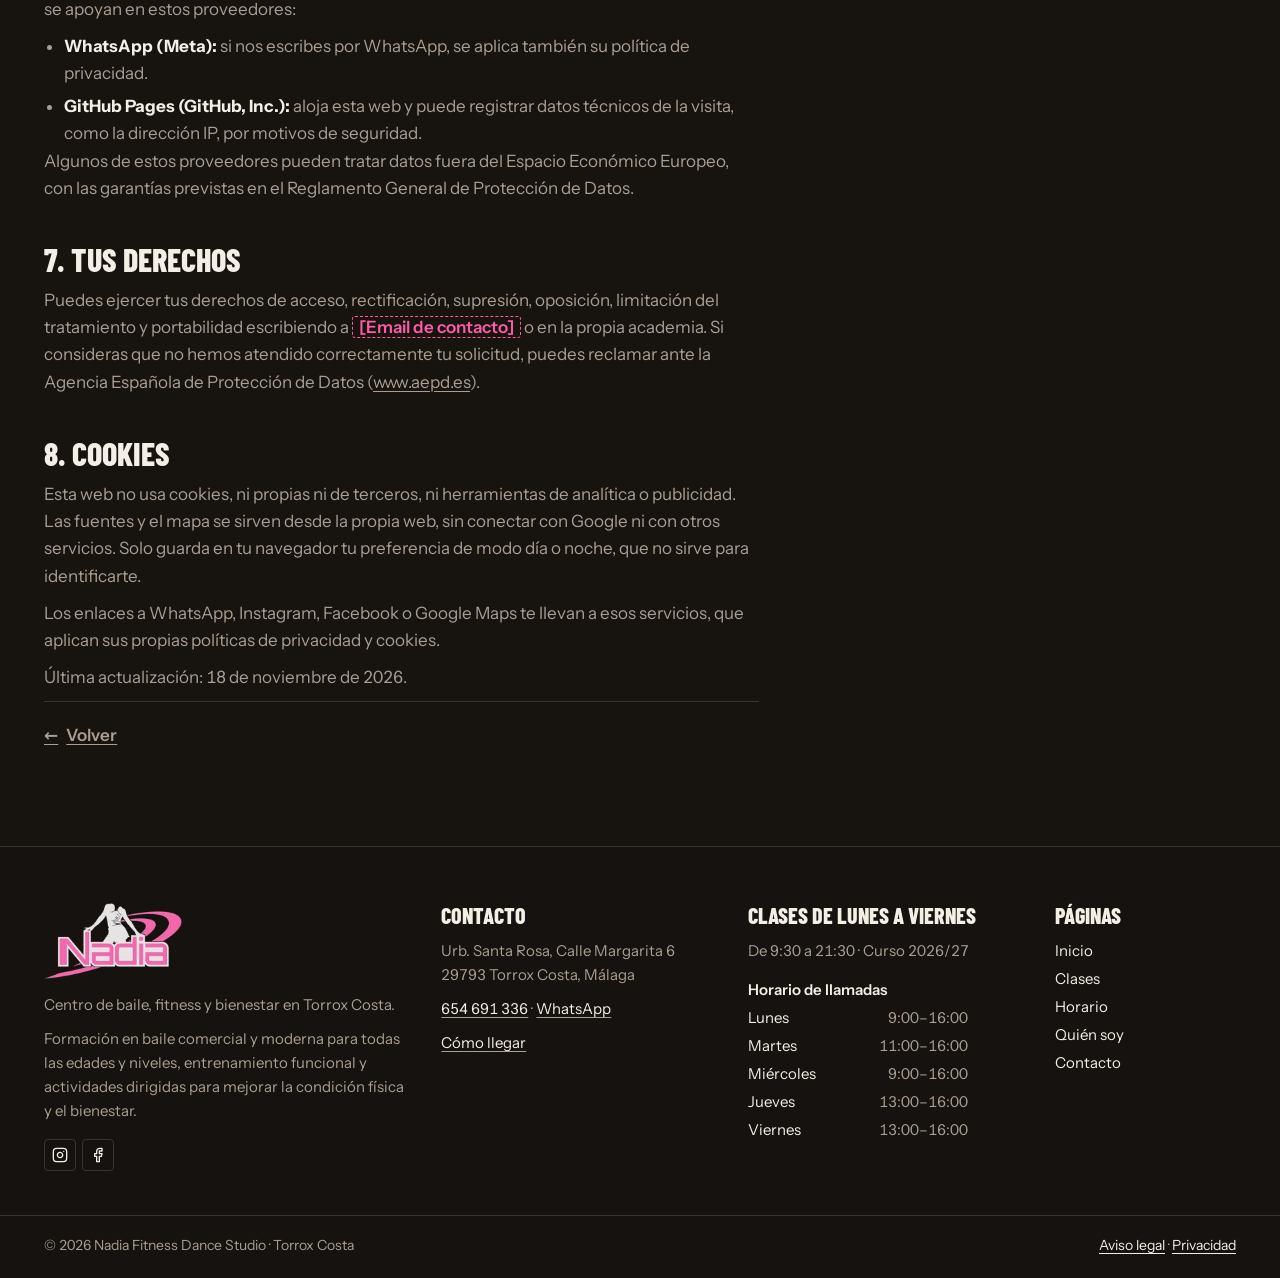
<file: privacidad/index.html>
<!doctype html>
<html lang="es">
<head>
<meta charset="utf-8">
<meta name="viewport" content="width=device-width, initial-scale=1">
<title>Política de privacidad · Nadia Fitness Dance Studio</title>
<meta name="description" content="Cómo tratamos tus datos personales y qué cookies usa esta web.">
<link rel="canonical" href="https://nadiafitnessdance.es/privacidad/">
<meta property="og:url" content="https://nadiafitnessdance.es/privacidad/">
<meta property="og:type" content="website">
<meta property="og:locale" content="es_ES">
<meta property="og:site_name" content="Nadia Fitness Dance Studio">
<meta property="og:title" content="Política de privacidad · Nadia Fitness Dance Studio">
<meta property="og:description" content="Cómo tratamos tus datos personales y qué cookies usa esta web.">
<meta property="og:image" content="https://nadiafitnessdance.es/assets/img/og-nadia-fitness.jpg">
<meta property="og:image:width" content="1200">
<meta property="og:image:height" content="630">
<meta property="og:image:alt" content="Logotipo de Nadia Fitness Dance Studio sobre bailarines">
<meta name="twitter:card" content="summary_large_image">
<meta name="theme-color" content="#16120F">
<link rel="icon" href="../assets/img/favicon.svg?v=2" type="image/svg+xml">
<link rel="apple-touch-icon" href="../assets/img/apple-touch-icon.png">
<link rel="manifest" href="../site.webmanifest">
<script>document.documentElement.classList.add("js");try{var t=localStorage.getItem("nf5-theme");if(t)document.documentElement.setAttribute("data-theme",t)}catch(e){}</script>
<link rel="preload" href="../assets/fonts/barlow-condensed-800-normal-latin.woff2" as="font" type="font/woff2" crossorigin>
<link rel="preload" href="../assets/fonts/instrument-sans-normal-latin.woff2" as="font" type="font/woff2" crossorigin>
<link rel="stylesheet" href="../assets/css/site.css?v=14">
<script type="application/ld+json">{"@context": "https://schema.org", "@type": "SportsActivityLocation", "name": "Nadia Fitness Dance Studio", "description": "Centro de baile, fitness y bienestar en Torrox Costa: grupos de dance por niveles, Fitdance, PowerHIIT, Aquafitness y Pilates.", "url": "https://nadiafitnessdance.es/", "telephone": "+34654691336", "image": "https://nadiafitnessdance.es/assets/img/og-nadia-fitness.jpg", "address": {"@type": "PostalAddress", "streetAddress": "Urb. Santa Rosa, Calle Margarita 6", "postalCode": "29793", "addressLocality": "Torrox Costa", "addressRegion": "Málaga", "addressCountry": "ES"}, "geo": {"@type": "GeoCoordinates", "latitude": 36.734952643097586, "longitude": -3.973681796403784}, "hasMap": "https://maps.app.goo.gl/jp69zpacG6Zni4Du5", "areaServed": ["Torrox", "Torrox Costa", "Nerja", "Algarrobo"], "sameAs": ["https://www.instagram.com/nadiafitnessdancestudio/", "https://www.facebook.com/profile.php?id=61571423443783"], "openingHoursSpecification": [{"@type": "OpeningHoursSpecification", "dayOfWeek": ["Monday", "Tuesday", "Wednesday", "Thursday", "Friday"], "opens": "09:30", "closes": "21:30"}], "makesOffer": [{"@type": "Offer", "itemOffered": {"@type": "Service", "name": "Grupo de baile baby", "description": "Los más pequeños descubren el baile de forma divertida, desarrollando el ritmo, la coordinación, la creatividad y el trabajo en equipo."}}, {"@type": "Offer", "itemOffered": {"@type": "Service", "name": "Grupos de baile nivel intermedio", "description": "Intermedio 1, Intermedio 2 e Intermedio 3, a partir de 7 años. Grupos de nivel intermedio para aprender a partir del nivel de cada uno y seguir progresando en técnica."}}, {"@type": "Offer", "itemOffered": {"@type": "Service", "name": "Grupo de baile nivel avanzado", "description": "Coreografías exigentes, con cierta dificultad, donde se requiere técnica y compromiso de asistencia."}}, {"@type": "Offer", "itemOffered": {"@type": "Service", "name": "Grupo de baile para adultos (WeDance)", "description": "Clase grupal para adultos donde se adquiere ritmo y musicalidad, se aprende a bailar y se pasa bien."}}, {"@type": "Offer", "itemOffered": {"@type": "Service", "name": "Clase dirigida (FitDance)", "description": "Clase dirigida, dinámica y divertida que combina Comboxing, aeróbic, ejercicios de fuerza y tonificación y baile. Un entrenamiento completo para mejorar la resistencia, la coordinación y la condición física mientras disfrutas de la música."}}, {"@type": "Offer", "itemOffered": {"@type": "Service", "name": "Entrenamiento funcional (PowerHIIT)", "description": "Entrenamiento dinámico donde se combinan ejercicios de cardio y fuerza para mejorar la condición física, tonificar y superar tus límites."}}, {"@type": "Offer", "itemOffered": {"@type": "Service", "name": "Aquafitness", "description": "Ejercicio en el agua dinámico, en piscina cubierta, donde hacemos trabajo cardiovascular, de fuerza y core. Todo bajo impacto."}}, {"@type": "Offer", "itemOffered": {"@type": "Service", "name": "Pilates", "description": "Clase de Pilates con Elena, enfocada en fortalecer el core y mejorar la postura, la flexibilidad y el equilibrio mediante ejercicios controlados y de bajo impacto. Adaptada a diferentes niveles."}}]}</script>
<script src="../assets/js/site.js?v=3" defer></script>
</head>
<body>
<a class="skip" href="#main">Saltar al contenido</a>
<header class="top">
<div class="topbar"><div class="wrap topbar-in">
<ul class="social"><li><a href="https://www.instagram.com/nadiafitnessdancestudio/" target="_blank" rel="noopener"><svg class="i" viewBox="0 0 24 24" fill="none" stroke="currentColor" stroke-width="2" stroke-linecap="round" stroke-linejoin="round" aria-hidden="true"><rect x="2" y="2" width="20" height="20" rx="5"/><path d="M16 11.37A4 4 0 1 1 12.63 8 4 4 0 0 1 16 11.37z"/><line x1="17.5" y1="6.5" x2="17.51" y2="6.5"/></svg><span class="sr-only">Instagram</span><span class="sr-only"> (se abre en otra pestaña)</span></a></li><li><a href="https://www.facebook.com/profile.php?id=61571423443783" target="_blank" rel="noopener"><svg class="i" viewBox="0 0 24 24" fill="none" stroke="currentColor" stroke-width="2" stroke-linecap="round" stroke-linejoin="round" aria-hidden="true"><path d="M18 2h-3a5 5 0 0 0-5 5v3H7v4h3v8h4v-8h3l1-4h-4V7a1 1 0 0 1 1-1h3z"/></svg><span class="sr-only">Facebook</span><span class="sr-only"> (se abre en otra pestaña)</span></a></li></ul>
<p class="topbar-where"><svg class="i" viewBox="0 0 24 24" fill="none" stroke="currentColor" stroke-width="2" stroke-linecap="round" stroke-linejoin="round" aria-hidden="true"><path d="M20 10c0 6-8 12-8 12s-8-6-8-12a8 8 0 0 1 16 0Z"/><circle cx="12" cy="10" r="3"/></svg>Urb. Santa Rosa, Calle Margarita 6, Torrox Costa</p>
<a class="topbar-phone" href="tel:+34654691336"><svg class="i" viewBox="0 0 24 24" fill="none" stroke="currentColor" stroke-width="2" stroke-linecap="round" stroke-linejoin="round" aria-hidden="true"><path d="M22 16.92v3a2 2 0 0 1-2.18 2 19.79 19.79 0 0 1-8.63-3.07 19.5 19.5 0 0 1-6-6 19.79 19.79 0 0 1-3.07-8.67A2 2 0 0 1 4.11 2h3a2 2 0 0 1 2 1.72 12.84 12.84 0 0 0 .7 2.81 2 2 0 0 1-.45 2.11L8.09 9.91a16 16 0 0 0 6 6l1.27-1.27a2 2 0 0 1 2.11-.45 12.84 12.84 0 0 0 2.81.7A2 2 0 0 1 22 16.92z"/></svg>654 691 336</a>
</div></div>
<div class="masthead"><a class="brand brand-xl" href="../"><img src="../assets/img/logo-280.webp" srcset="../assets/img/logo-140.webp 140w, ../assets/img/logo-200.webp 200w, ../assets/img/logo-280.webp 280w, ../assets/img/logo-340.webp 340w, ../assets/img/logo-400.webp 400w" sizes="190px" alt="Nadia Fitness Dance Studio, inicio" width="220" height="120"></a></div>
</header>
<nav class="navbar" aria-label="Principal">
<div class="wrap navbar-in">
<a class="brand brand-sm" href="../"><img src="../assets/img/logo-280.webp" srcset="../assets/img/logo-140.webp 140w, ../assets/img/logo-200.webp 200w, ../assets/img/logo-280.webp 280w, ../assets/img/logo-340.webp 340w, ../assets/img/logo-400.webp 400w" sizes="190px" alt="Nadia Fitness Dance Studio, inicio" width="220" height="120"></a>
<ul id="menu"><li><a href="../">Inicio</a></li><li><a href="../clases/">Clases</a></li><li><a href="../horario/">Horario</a></li><li><a href="../quien-soy/">Quién soy</a></li><li><a href="../contacto/">Contacto</a></li><li class="menu-phone"><a href="tel:+34654691336"><svg class="i" viewBox="0 0 24 24" fill="none" stroke="currentColor" stroke-width="2" stroke-linecap="round" stroke-linejoin="round" aria-hidden="true"><path d="M22 16.92v3a2 2 0 0 1-2.18 2 19.79 19.79 0 0 1-8.63-3.07 19.5 19.5 0 0 1-6-6 19.79 19.79 0 0 1-3.07-8.67A2 2 0 0 1 4.11 2h3a2 2 0 0 1 2 1.72 12.84 12.84 0 0 0 .7 2.81 2 2 0 0 1-.45 2.11L8.09 9.91a16 16 0 0 0 6 6l1.27-1.27a2 2 0 0 1 2.11-.45 12.84 12.84 0 0 0 2.81.7A2 2 0 0 1 22 16.92z"/></svg>654 691 336</a></li></ul>
<button class="theme" type="button" aria-label="Cambiar a modo oscuro"><svg class="i i-moon" viewBox="0 0 24 24" fill="none" stroke="currentColor" stroke-width="2" stroke-linecap="round" stroke-linejoin="round" aria-hidden="true"><path d="M12 3a6 6 0 0 0 9 9 9 9 0 1 1-9-9Z"/></svg><svg class="i i-sun" viewBox="0 0 24 24" fill="none" stroke="currentColor" stroke-width="2" stroke-linecap="round" stroke-linejoin="round" aria-hidden="true"><circle cx="12" cy="12" r="4"/><path d="M12 2v2M12 20v2M4.93 4.93l1.41 1.41M17.66 17.66l1.41 1.41M2 12h2M20 12h2M6.34 17.66l-1.41 1.41M19.07 4.93l-1.41 1.41"/></svg></button>
<button class="burger" type="button" aria-expanded="false" aria-controls="menu" aria-label="Abrir menú"><span></span><span></span><span></span></button>
</div>
</nav>
<main id="main">
<div class="titlebar"><div class="wrap titlebar-in">
<h1>Política de privacidad</h1>
<nav class="crumbs" aria-label="Estás en"><ol><li><a href="../">Inicio</a></li><li aria-current="page">Política de privacidad</li></ol></nav>
</div></div>
<div class="wrap page-intro"><p class="lead">Cómo tratamos tus datos personales y qué cookies usa esta web.</p></div>
<section class="sec sec-tight" aria-label="Política de privacidad">
<div class="wrap prose">
<h2>1. Responsable del tratamiento</h2>
<ul>
<li><b>Responsable:</b> <mark class="ph-mark">[Nombre completo de la titular o razón social]</mark> (Nadia Fitness Dance Studio)</li>
<li><b>NIF:</b> <mark class="ph-mark">[NIF / DNI]</mark></li>
<li><b>Dirección:</b> Urb. Santa Rosa, Calle Margarita 6, 29793 Torrox Costa (Málaga)</li>
<li><b>Teléfono:</b> <a href="tel:+34654691336">654 691 336</a></li>
<li><b>Email:</b> <mark class="ph-mark">[Email de contacto]</mark></li>
</ul>
<h2>2. Qué datos tratamos y de dónde vienen</h2>
<p>Tratamos los datos que nos facilitas directamente al llamarnos, escribirnos por WhatsApp, por email o al inscribirte en la academia: nombre, teléfono, clase que te interesa y la información que quieras contarnos. En el caso de menores, los datos los facilita su madre, padre o tutor legal.</p>
<p><b>El formulario de esta web no guarda ningún dato.</b> Al pulsar «Enviar por WhatsApp» solo se abre WhatsApp con tu mensaje ya escrito; eres tú quien decide enviarlo.</p>
<h2>3. Para qué los usamos</h2>
<ul>
<li>Responder a tus consultas y darte información sobre clases, horarios y tarifas.</li>
<li>Gestionar tu inscripción, la asistencia a las clases y los cobros.</li>
<li>Avisarte de cambios de horario o de actividades de la academia.</li>
</ul>
<h2>4. Base legal</h2>
<p>Tu consentimiento al contactarnos y, si te inscribes, la ejecución de la relación con la academia. Algunos datos se conservan además para cumplir obligaciones legales (por ejemplo, fiscales).</p>
<h2>5. Cuánto tiempo los conservamos</h2>
<p>Mientras dure tu relación con la academia y, después, el tiempo necesario para atender posibles responsabilidades legales. Los datos de consultas que no terminan en inscripción se borran cuando dejan de ser necesarios.</p>
<h2>6. Con quién se comparten</h2>
<p>No cedemos tus datos a terceros salvo obligación legal. Para funcionar, la web y la academia se apoyan en estos proveedores:</p>
<ul>
<li><b>WhatsApp (Meta):</b> si nos escribes por WhatsApp, se aplica también su política de privacidad.</li>
<li><b>GitHub Pages (GitHub, Inc.):</b> aloja esta web y puede registrar datos técnicos de la visita, como la dirección IP, por motivos de seguridad.</li>
</ul>
<p>Algunos de estos proveedores pueden tratar datos fuera del Espacio Económico Europeo, con las garantías previstas en el Reglamento General de Protección de Datos.</p>
<h2>7. Tus derechos</h2>
<p>Puedes ejercer tus derechos de acceso, rectificación, supresión, oposición, limitación del tratamiento y portabilidad escribiendo a <mark class="ph-mark">[Email de contacto]</mark> o en la propia academia. Si consideras que no hemos atendido correctamente tu solicitud, puedes reclamar ante la Agencia Española de Protección de Datos (<a href="https://www.aepd.es" rel="noopener">www.aepd.es</a>).</p>
<h2>8. Cookies</h2>
<p>Esta web no usa cookies, ni propias ni de terceros, ni herramientas de analítica o publicidad. Las fuentes y el mapa se sirven desde la propia web, sin conectar con Google ni con otros servicios. Solo guarda en tu navegador tu preferencia de modo día o noche, que no sirve para identificarte.</p>
<p>Los enlaces a WhatsApp, Instagram, Facebook o Google Maps te llevan a esos servicios, que aplican sus propias políticas de privacidad y cookies.</p>
<p class="small">Última actualización: 18 de noviembre de 2026.</p>
<p class="back back-end"><a class="back-link" href="../" data-back><span aria-hidden="true">←</span> Volver</a></p>
</div>
</section>
</main>
<footer class="foot">
<div class="wrap foot-grid">
<div class="foot-brand"><img class="foot-logo" src="../assets/img/logo-280.webp" srcset="../assets/img/logo-140.webp 140w, ../assets/img/logo-200.webp 200w, ../assets/img/logo-280.webp 280w, ../assets/img/logo-340.webp 340w, ../assets/img/logo-400.webp 400w" sizes="190px" alt="" width="220" height="120" loading="lazy">
<p>Centro de baile, fitness y bienestar en Torrox Costa.</p>
<p>Formación en baile comercial y moderna para todas las edades y niveles, entrenamiento funcional y actividades dirigidas para mejorar la condición física y el bienestar.</p>
<ul class="social social-foot"><li><a href="https://www.instagram.com/nadiafitnessdancestudio/" target="_blank" rel="noopener"><svg class="i" viewBox="0 0 24 24" fill="none" stroke="currentColor" stroke-width="2" stroke-linecap="round" stroke-linejoin="round" aria-hidden="true"><rect x="2" y="2" width="20" height="20" rx="5"/><path d="M16 11.37A4 4 0 1 1 12.63 8 4 4 0 0 1 16 11.37z"/><line x1="17.5" y1="6.5" x2="17.51" y2="6.5"/></svg><span class="sr-only">Instagram</span><span class="sr-only"> (se abre en otra pestaña)</span></a></li><li><a href="https://www.facebook.com/profile.php?id=61571423443783" target="_blank" rel="noopener"><svg class="i" viewBox="0 0 24 24" fill="none" stroke="currentColor" stroke-width="2" stroke-linecap="round" stroke-linejoin="round" aria-hidden="true"><path d="M18 2h-3a5 5 0 0 0-5 5v3H7v4h3v8h4v-8h3l1-4h-4V7a1 1 0 0 1 1-1h3z"/></svg><span class="sr-only">Facebook</span><span class="sr-only"> (se abre en otra pestaña)</span></a></li></ul></div>
<div><h2 class="foot-title">Contacto</h2>
<address>Urb. Santa Rosa, Calle Margarita 6<br>29793 Torrox Costa, Málaga</address>
<p><a href="tel:+34654691336">654 691 336</a> · <a href="https://wa.me/34654691336?text=%C2%A1Hola%21%20Quiero%20informaci%C3%B3n%20sobre%20las%20clases." target="_blank" rel="noopener">WhatsApp<span class="sr-only"> (se abre en otra pestaña)</span></a></p>
<p><a href="https://maps.app.goo.gl/jp69zpacG6Zni4Du5" target="_blank" rel="noopener">Cómo llegar<span class="sr-only"> (se abre en otra pestaña)</span></a></p></div>
<div><h2 class="foot-title">Clases de lunes a viernes</h2>
<p>De 9:30 a 21:30 · Curso 2026/27</p>
<h3 class="foot-sub">Horario de llamadas</h3><ul class="foot-calls"><li><span>Lunes</span><span>9:00–16:00</span></li><li><span>Martes</span><span>11:00–16:00</span></li><li><span>Miércoles</span><span>9:00–16:00</span></li><li><span>Jueves</span><span>13:00–16:00</span></li><li><span>Viernes</span><span>13:00–16:00</span></li></ul></div>
<div><h2 class="foot-title">Páginas</h2><ul class="foot-pages"><li><a href="../">Inicio</a></li><li><a href="../clases/">Clases</a></li><li><a href="../horario/">Horario</a></li><li><a href="../quien-soy/">Quién soy</a></li><li><a href="../contacto/">Contacto</a></li></ul></div>
</div>
<div class="foot-legal"><div class="wrap foot-legal-in"><p>© <span id="year">2026</span> Nadia Fitness Dance Studio · Torrox Costa</p>
<p><a href="../aviso-legal/">Aviso legal</a> · <a href="../privacidad/">Privacidad</a></p></div></div>
<nav class="callbar" aria-label="Contacto rápido"><a class="callbar-call" href="tel:+34654691336"><svg class="i" viewBox="0 0 24 24" fill="none" stroke="currentColor" stroke-width="2" stroke-linecap="round" stroke-linejoin="round" aria-hidden="true"><path d="M22 16.92v3a2 2 0 0 1-2.18 2 19.79 19.79 0 0 1-8.63-3.07 19.5 19.5 0 0 1-6-6 19.79 19.79 0 0 1-3.07-8.67A2 2 0 0 1 4.11 2h3a2 2 0 0 1 2 1.72 12.84 12.84 0 0 0 .7 2.81 2 2 0 0 1-.45 2.11L8.09 9.91a16 16 0 0 0 6 6l1.27-1.27a2 2 0 0 1 2.11-.45 12.84 12.84 0 0 0 2.81.7A2 2 0 0 1 22 16.92z"/></svg><span class="sr-only">Llamar al </span>654 691 336</a><a class="callbar-wa" href="https://wa.me/34654691336?text=%C2%A1Hola%21%20Quiero%20informaci%C3%B3n%20sobre%20las%20clases." target="_blank" rel="noopener"><svg class="i" viewBox="0 0 24 24" fill="none" stroke="currentColor" stroke-width="2" stroke-linecap="round" stroke-linejoin="round" aria-hidden="true"><path d="M7.9 20A9 9 0 1 0 4 16.1L2 22Z"/></svg>WhatsApp<span class="sr-only"> (se abre en otra pestaña)</span></a></nav>
</footer>
<script type="application/json" id="nf-data">{"days": ["Lunes", "Martes", "Miércoles", "Jueves", "Viernes"], "callHours": [{"day": 0, "from": "9:00", "to": "16:00"}, {"day": 1, "from": "11:00", "to": "16:00"}, {"day": 2, "from": "9:00", "to": "16:00"}, {"day": 3, "from": "13:00", "to": "16:00"}, {"day": 4, "from": "13:00", "to": "16:00"}], "whatsapp": "https://wa.me/34654691336?text=%C2%A1Hola%21%20Quiero%20informaci%C3%B3n%20sobre%20las%20clases.", "sessions": [{"day": 1, "start": "9:30", "end": "10:30", "name": "PowerHIIT", "note": "Entrenamiento funcional", "type": "fit"}, {"day": 3, "start": "9:30", "end": "10:30", "name": "PowerHIIT", "note": "Entrenamiento funcional", "type": "fit"}, {"day": 4, "start": "9:30", "end": "10:30", "name": "PowerHIIT", "note": "Entrenamiento funcional", "type": "fit"}, {"day": 3, "start": "12:00", "end": "13:00", "name": "Aquafitness", "note": "", "type": "fit"}, {"day": 4, "start": "12:00", "end": "13:00", "name": "Aquafitness", "note": "", "type": "fit"}, {"day": 0, "start": "16:30", "end": "17:30", "name": "Grupo intermedio 1", "note": "", "type": "dance"}, {"day": 1, "start": "16:30", "end": "17:30", "name": "Grupo baby", "note": "", "type": "dance"}, {"day": 2, "start": "16:30", "end": "17:30", "name": "Grupo intermedio 1", "note": "", "type": "dance"}, {"day": 3, "start": "16:30", "end": "17:30", "name": "Grupo baby", "note": "", "type": "dance"}, {"day": 4, "start": "16:30", "end": "17:30", "name": "Avanzado", "note": "", "type": "dance"}, {"day": 0, "start": "17:30", "end": "18:30", "name": "Grupo intermedio 2", "note": "", "type": "dance"}, {"day": 1, "start": "17:30", "end": "18:30", "name": "Avanzado", "note": "", "type": "dance"}, {"day": 2, "start": "17:30", "end": "18:30", "name": "Grupo intermedio 2", "note": "", "type": "dance"}, {"day": 4, "start": "17:30", "end": "18:30", "name": "WeDance", "note": "", "type": "dance"}, {"day": 0, "start": "19:00", "end": "20:00", "name": "Aquafitness", "note": "", "type": "fit"}, {"day": 1, "start": "19:30", "end": "20:30", "name": "PowerHIIT", "note": "Entrenamiento funcional", "type": "fit"}, {"day": 2, "start": "19:00", "end": "20:00", "name": "Aquafitness", "note": "", "type": "fit"}, {"day": 3, "start": "19:30", "end": "20:30", "name": "PowerHIIT", "note": "Entrenamiento funcional", "type": "fit"}, {"day": 0, "start": "20:00", "end": "21:00", "name": "Aquafitness", "note": "", "type": "fit"}, {"day": 1, "start": "20:30", "end": "21:30", "name": "Fitdance", "note": "Clase dirigida", "type": "fit"}, {"day": 2, "start": "20:00", "end": "21:00", "name": "Aquafitness", "note": "", "type": "fit"}, {"day": 3, "start": "20:30", "end": "21:30", "name": "Fitdance", "note": "Clase dirigida", "type": "fit"}, {"day": 0, "start": "10:00", "end": "11:00", "name": "Pilates", "note": "Con Elena", "type": "fit"}, {"day": 2, "start": "10:00", "end": "11:00", "name": "Pilates", "note": "Con Elena", "type": "fit"}, {"day": 2, "start": "18:30", "end": "20:30", "name": "Grupo intermedio 3", "note": "", "type": "dance"}]}</script>
</body>
</html>
</file>
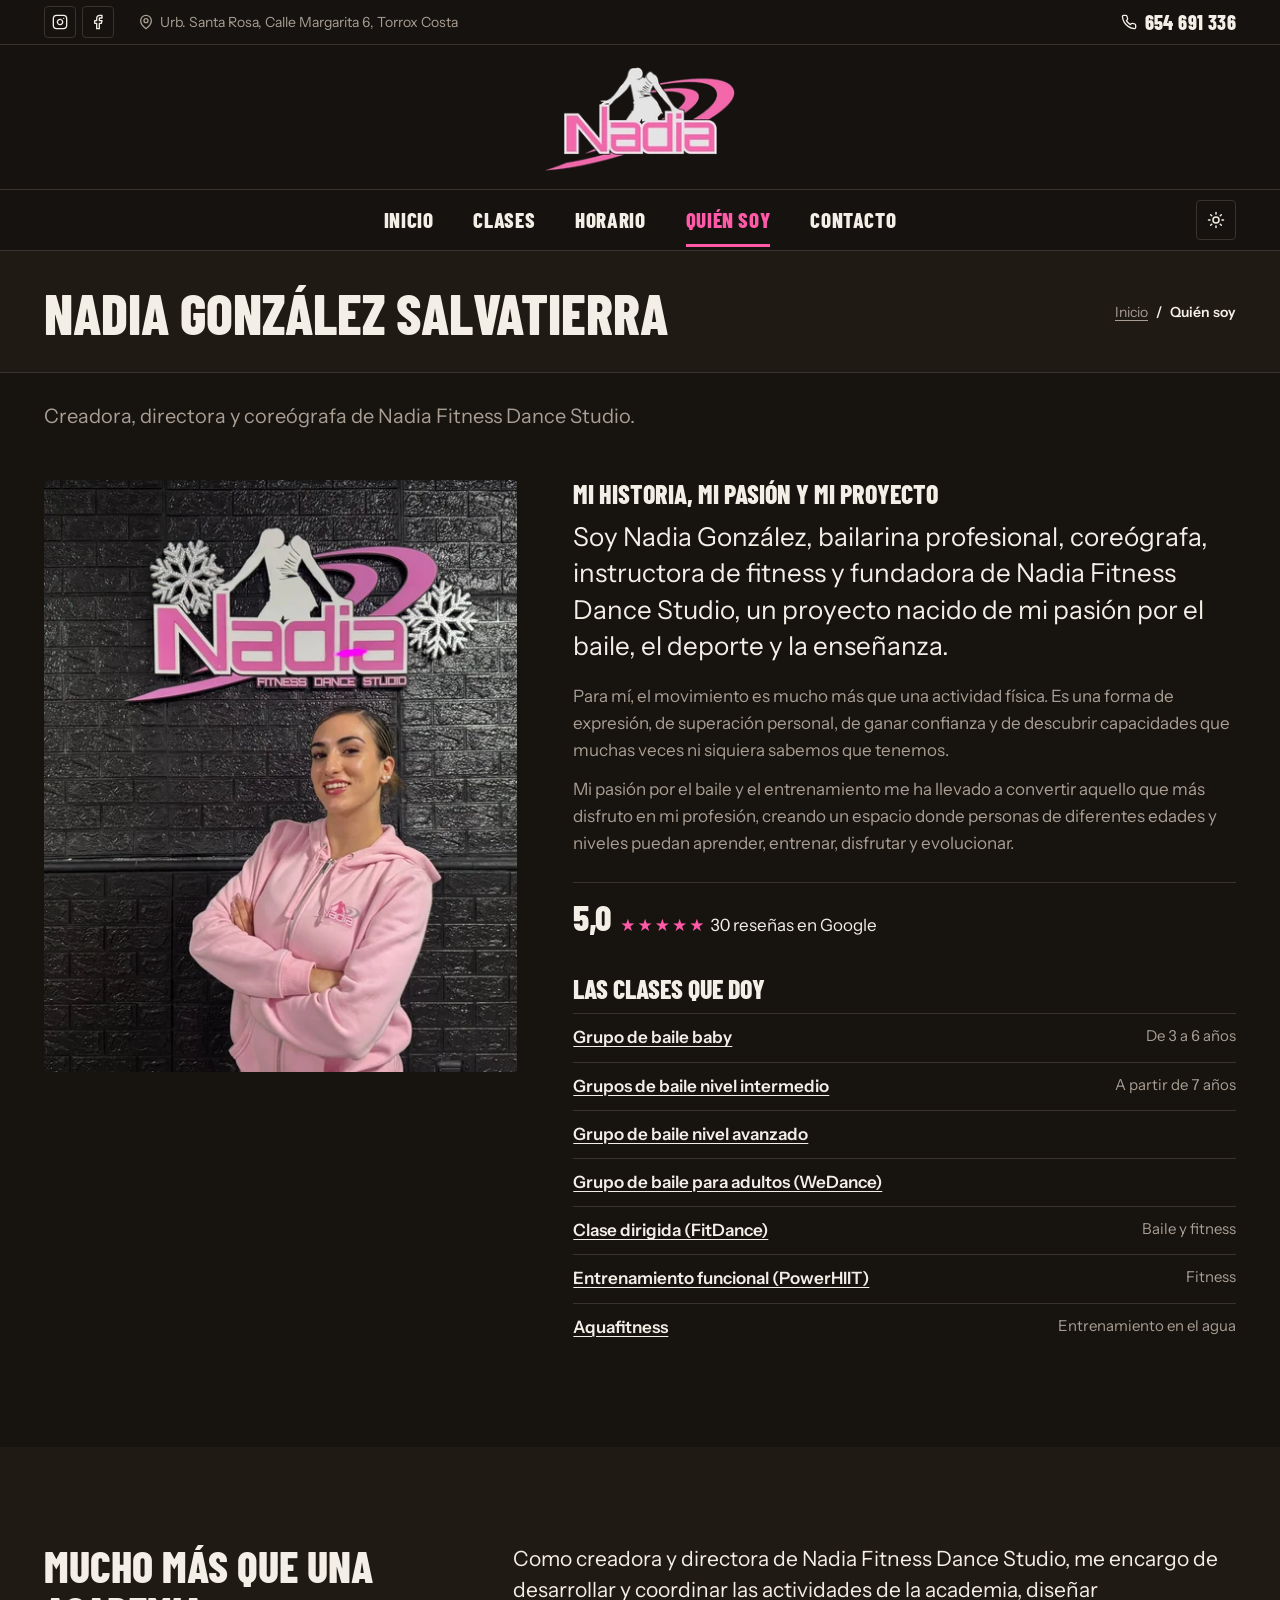
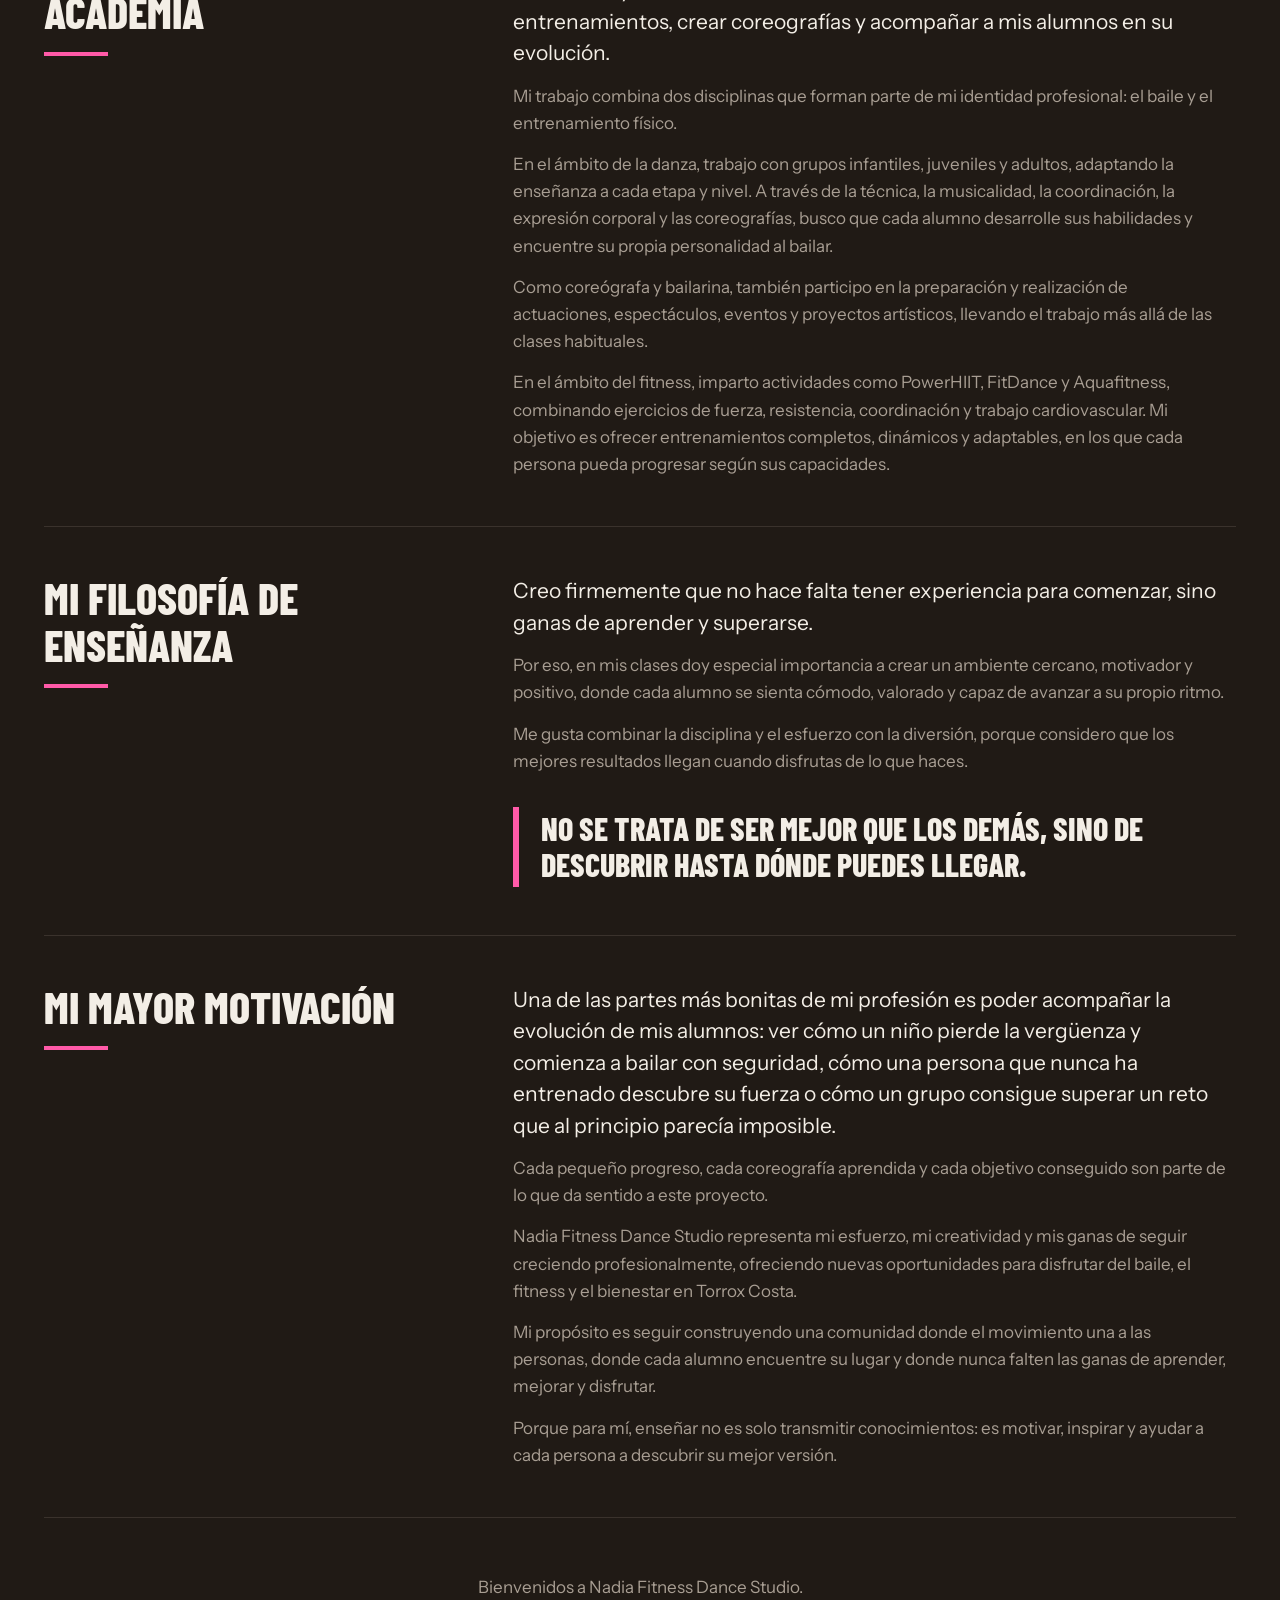
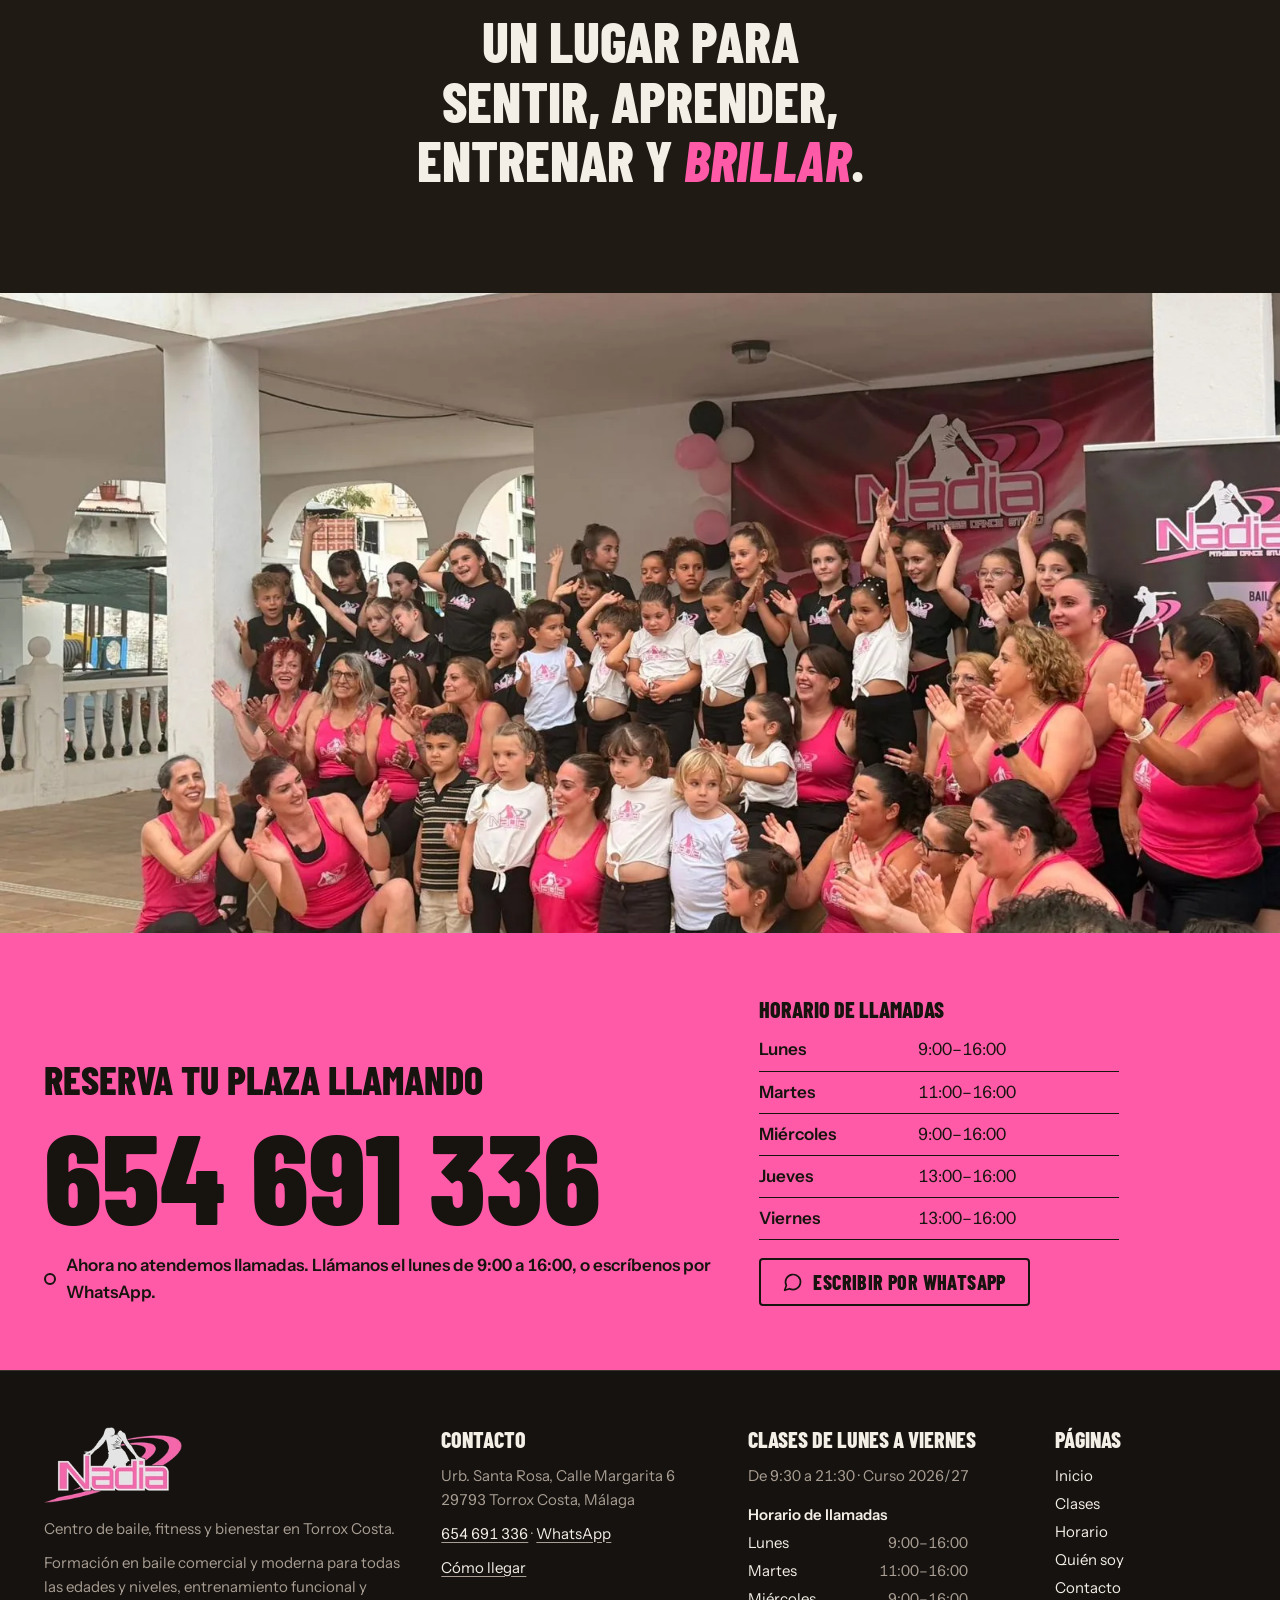
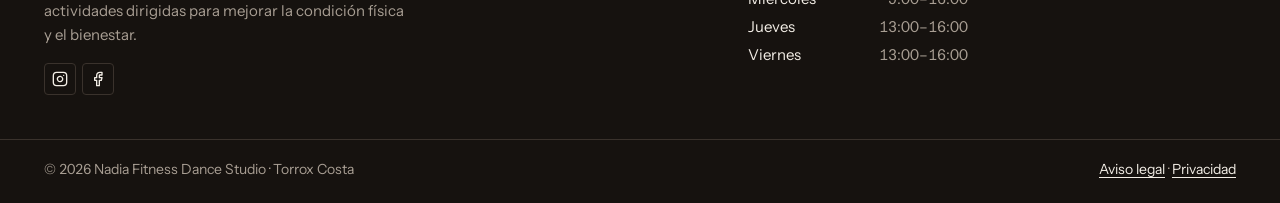
<file: quien-soy/index.html>
<!doctype html>
<html lang="es">
<head>
<meta charset="utf-8">
<meta name="viewport" content="width=device-width, initial-scale=1">
<title>Quién soy · Nadia González Salvatierra, Nadia Fitness Dance Studio</title>
<meta name="description" content="Nadia González Salvatierra, bailarina, coreógrafa e instructora de fitness, fundadora de Nadia Fitness Dance Studio en Torrox Costa.">
<link rel="canonical" href="https://nadiafitnessdance.es/quien-soy/">
<meta property="og:url" content="https://nadiafitnessdance.es/quien-soy/">
<meta property="og:type" content="website">
<meta property="og:locale" content="es_ES">
<meta property="og:site_name" content="Nadia Fitness Dance Studio">
<meta property="og:title" content="Quién soy · Nadia González Salvatierra, Nadia Fitness Dance Studio">
<meta property="og:description" content="Nadia González Salvatierra, bailarina, coreógrafa e instructora de fitness, fundadora de Nadia Fitness Dance Studio en Torrox Costa.">
<meta property="og:image" content="https://nadiafitnessdance.es/assets/img/og-nadia-fitness.jpg">
<meta property="og:image:width" content="1200">
<meta property="og:image:height" content="630">
<meta property="og:image:alt" content="Logotipo de Nadia Fitness Dance Studio sobre bailarines">
<meta name="twitter:card" content="summary_large_image">
<meta name="theme-color" content="#16120F">
<link rel="icon" href="../assets/img/favicon.svg?v=2" type="image/svg+xml">
<link rel="apple-touch-icon" href="../assets/img/apple-touch-icon.png">
<link rel="manifest" href="../site.webmanifest">
<script>document.documentElement.classList.add("js");try{var t=localStorage.getItem("nf5-theme");if(t)document.documentElement.setAttribute("data-theme",t)}catch(e){}</script>
<link rel="preload" href="../assets/fonts/barlow-condensed-800-normal-latin.woff2" as="font" type="font/woff2" crossorigin>
<link rel="preload" href="../assets/fonts/instrument-sans-normal-latin.woff2" as="font" type="font/woff2" crossorigin>
<link rel="stylesheet" href="../assets/css/site.css?v=14">
<script type="application/ld+json">{"@context": "https://schema.org", "@type": "SportsActivityLocation", "name": "Nadia Fitness Dance Studio", "description": "Centro de baile, fitness y bienestar en Torrox Costa: grupos de dance por niveles, Fitdance, PowerHIIT, Aquafitness y Pilates.", "url": "https://nadiafitnessdance.es/", "telephone": "+34654691336", "image": "https://nadiafitnessdance.es/assets/img/og-nadia-fitness.jpg", "address": {"@type": "PostalAddress", "streetAddress": "Urb. Santa Rosa, Calle Margarita 6", "postalCode": "29793", "addressLocality": "Torrox Costa", "addressRegion": "Málaga", "addressCountry": "ES"}, "geo": {"@type": "GeoCoordinates", "latitude": 36.734952643097586, "longitude": -3.973681796403784}, "hasMap": "https://maps.app.goo.gl/jp69zpacG6Zni4Du5", "areaServed": ["Torrox", "Torrox Costa", "Nerja", "Algarrobo"], "sameAs": ["https://www.instagram.com/nadiafitnessdancestudio/", "https://www.facebook.com/profile.php?id=61571423443783"], "openingHoursSpecification": [{"@type": "OpeningHoursSpecification", "dayOfWeek": ["Monday", "Tuesday", "Wednesday", "Thursday", "Friday"], "opens": "09:30", "closes": "21:30"}], "makesOffer": [{"@type": "Offer", "itemOffered": {"@type": "Service", "name": "Grupo de baile baby", "description": "Los más pequeños descubren el baile de forma divertida, desarrollando el ritmo, la coordinación, la creatividad y el trabajo en equipo."}}, {"@type": "Offer", "itemOffered": {"@type": "Service", "name": "Grupos de baile nivel intermedio", "description": "Intermedio 1, Intermedio 2 e Intermedio 3, a partir de 7 años. Grupos de nivel intermedio para aprender a partir del nivel de cada uno y seguir progresando en técnica."}}, {"@type": "Offer", "itemOffered": {"@type": "Service", "name": "Grupo de baile nivel avanzado", "description": "Coreografías exigentes, con cierta dificultad, donde se requiere técnica y compromiso de asistencia."}}, {"@type": "Offer", "itemOffered": {"@type": "Service", "name": "Grupo de baile para adultos (WeDance)", "description": "Clase grupal para adultos donde se adquiere ritmo y musicalidad, se aprende a bailar y se pasa bien."}}, {"@type": "Offer", "itemOffered": {"@type": "Service", "name": "Clase dirigida (FitDance)", "description": "Clase dirigida, dinámica y divertida que combina Comboxing, aeróbic, ejercicios de fuerza y tonificación y baile. Un entrenamiento completo para mejorar la resistencia, la coordinación y la condición física mientras disfrutas de la música."}}, {"@type": "Offer", "itemOffered": {"@type": "Service", "name": "Entrenamiento funcional (PowerHIIT)", "description": "Entrenamiento dinámico donde se combinan ejercicios de cardio y fuerza para mejorar la condición física, tonificar y superar tus límites."}}, {"@type": "Offer", "itemOffered": {"@type": "Service", "name": "Aquafitness", "description": "Ejercicio en el agua dinámico, en piscina cubierta, donde hacemos trabajo cardiovascular, de fuerza y core. Todo bajo impacto."}}, {"@type": "Offer", "itemOffered": {"@type": "Service", "name": "Pilates", "description": "Clase de Pilates con Elena, enfocada en fortalecer el core y mejorar la postura, la flexibilidad y el equilibrio mediante ejercicios controlados y de bajo impacto. Adaptada a diferentes niveles."}}]}</script>
<script src="../assets/js/site.js?v=3" defer></script>
</head>
<body>
<a class="skip" href="#main">Saltar al contenido</a>
<header class="top">
<div class="topbar"><div class="wrap topbar-in">
<ul class="social"><li><a href="https://www.instagram.com/nadiafitnessdancestudio/" target="_blank" rel="noopener"><svg class="i" viewBox="0 0 24 24" fill="none" stroke="currentColor" stroke-width="2" stroke-linecap="round" stroke-linejoin="round" aria-hidden="true"><rect x="2" y="2" width="20" height="20" rx="5"/><path d="M16 11.37A4 4 0 1 1 12.63 8 4 4 0 0 1 16 11.37z"/><line x1="17.5" y1="6.5" x2="17.51" y2="6.5"/></svg><span class="sr-only">Instagram</span><span class="sr-only"> (se abre en otra pestaña)</span></a></li><li><a href="https://www.facebook.com/profile.php?id=61571423443783" target="_blank" rel="noopener"><svg class="i" viewBox="0 0 24 24" fill="none" stroke="currentColor" stroke-width="2" stroke-linecap="round" stroke-linejoin="round" aria-hidden="true"><path d="M18 2h-3a5 5 0 0 0-5 5v3H7v4h3v8h4v-8h3l1-4h-4V7a1 1 0 0 1 1-1h3z"/></svg><span class="sr-only">Facebook</span><span class="sr-only"> (se abre en otra pestaña)</span></a></li></ul>
<p class="topbar-where"><svg class="i" viewBox="0 0 24 24" fill="none" stroke="currentColor" stroke-width="2" stroke-linecap="round" stroke-linejoin="round" aria-hidden="true"><path d="M20 10c0 6-8 12-8 12s-8-6-8-12a8 8 0 0 1 16 0Z"/><circle cx="12" cy="10" r="3"/></svg>Urb. Santa Rosa, Calle Margarita 6, Torrox Costa</p>
<a class="topbar-phone" href="tel:+34654691336"><svg class="i" viewBox="0 0 24 24" fill="none" stroke="currentColor" stroke-width="2" stroke-linecap="round" stroke-linejoin="round" aria-hidden="true"><path d="M22 16.92v3a2 2 0 0 1-2.18 2 19.79 19.79 0 0 1-8.63-3.07 19.5 19.5 0 0 1-6-6 19.79 19.79 0 0 1-3.07-8.67A2 2 0 0 1 4.11 2h3a2 2 0 0 1 2 1.72 12.84 12.84 0 0 0 .7 2.81 2 2 0 0 1-.45 2.11L8.09 9.91a16 16 0 0 0 6 6l1.27-1.27a2 2 0 0 1 2.11-.45 12.84 12.84 0 0 0 2.81.7A2 2 0 0 1 22 16.92z"/></svg>654 691 336</a>
</div></div>
<div class="masthead"><a class="brand brand-xl" href="../"><img src="../assets/img/logo-280.webp" srcset="../assets/img/logo-140.webp 140w, ../assets/img/logo-200.webp 200w, ../assets/img/logo-280.webp 280w, ../assets/img/logo-340.webp 340w, ../assets/img/logo-400.webp 400w" sizes="190px" alt="Nadia Fitness Dance Studio, inicio" width="220" height="120"></a></div>
</header>
<nav class="navbar" aria-label="Principal">
<div class="wrap navbar-in">
<a class="brand brand-sm" href="../"><img src="../assets/img/logo-280.webp" srcset="../assets/img/logo-140.webp 140w, ../assets/img/logo-200.webp 200w, ../assets/img/logo-280.webp 280w, ../assets/img/logo-340.webp 340w, ../assets/img/logo-400.webp 400w" sizes="190px" alt="Nadia Fitness Dance Studio, inicio" width="220" height="120"></a>
<ul id="menu"><li><a href="../">Inicio</a></li><li><a href="../clases/">Clases</a></li><li><a href="../horario/">Horario</a></li><li><a href="../quien-soy/" aria-current="page">Quién soy</a></li><li><a href="../contacto/">Contacto</a></li><li class="menu-phone"><a href="tel:+34654691336"><svg class="i" viewBox="0 0 24 24" fill="none" stroke="currentColor" stroke-width="2" stroke-linecap="round" stroke-linejoin="round" aria-hidden="true"><path d="M22 16.92v3a2 2 0 0 1-2.18 2 19.79 19.79 0 0 1-8.63-3.07 19.5 19.5 0 0 1-6-6 19.79 19.79 0 0 1-3.07-8.67A2 2 0 0 1 4.11 2h3a2 2 0 0 1 2 1.72 12.84 12.84 0 0 0 .7 2.81 2 2 0 0 1-.45 2.11L8.09 9.91a16 16 0 0 0 6 6l1.27-1.27a2 2 0 0 1 2.11-.45 12.84 12.84 0 0 0 2.81.7A2 2 0 0 1 22 16.92z"/></svg>654 691 336</a></li></ul>
<button class="theme" type="button" aria-label="Cambiar a modo oscuro"><svg class="i i-moon" viewBox="0 0 24 24" fill="none" stroke="currentColor" stroke-width="2" stroke-linecap="round" stroke-linejoin="round" aria-hidden="true"><path d="M12 3a6 6 0 0 0 9 9 9 9 0 1 1-9-9Z"/></svg><svg class="i i-sun" viewBox="0 0 24 24" fill="none" stroke="currentColor" stroke-width="2" stroke-linecap="round" stroke-linejoin="round" aria-hidden="true"><circle cx="12" cy="12" r="4"/><path d="M12 2v2M12 20v2M4.93 4.93l1.41 1.41M17.66 17.66l1.41 1.41M2 12h2M20 12h2M6.34 17.66l-1.41 1.41M19.07 4.93l-1.41 1.41"/></svg></button>
<button class="burger" type="button" aria-expanded="false" aria-controls="menu" aria-label="Abrir menú"><span></span><span></span><span></span></button>
</div>
</nav>
<main id="main">
<div class="titlebar"><div class="wrap titlebar-in">
<h1>Nadia González Salvatierra</h1>
<nav class="crumbs" aria-label="Estás en"><ol><li><a href="../">Inicio</a></li><li aria-current="page">Quién soy</li></ol></nav>
</div></div>
<div class="wrap page-intro"><p class="lead">Creadora, directora y coreógrafa de Nadia Fitness Dance Studio.</p></div>
<section class="sec sec-tight" aria-labelledby="about-intro-title">
<div class="wrap">
<div class="nadia">
<img class="nadia-photo" src="../assets/img/nadia-retrato.webp" srcset="../assets/img/nadia-retrato-480.webp 480w, ../assets/img/nadia-retrato-640.webp 640w, ../assets/img/nadia-retrato-800.webp 800w, ../assets/img/nadia-retrato.webp 1080w" sizes="(max-width: 860px) calc(100vw - 32px), 475px" alt="Nadia González, con la sudadera rosa del estudio, delante de la pared negra con el logo de Nadia Fitness Dance Studio" width="1080" height="1350" fetchpriority="high">
<div class="nadia-text">
<h2 class="h-small" id="about-intro-title">Mi historia, mi pasión y mi proyecto</h2>
<p class="big">Soy Nadia González, bailarina profesional, coreógrafa, instructora de fitness y fundadora de Nadia Fitness Dance Studio, un proyecto nacido de mi pasión por el baile, el deporte y la enseñanza.</p><p>Para mí, el movimiento es mucho más que una actividad física. Es una forma de expresión, de superación personal, de ganar confianza y de descubrir capacidades que muchas veces ni siquiera sabemos que tenemos.</p><p>Mi pasión por el baile y el entrenamiento me ha llevado a convertir aquello que más disfruto en mi profesión, creando un espacio donde personas de diferentes edades y niveles puedan aprender, entrenar, disfrutar y evolucionar.</p>
<p class="rating"><a href="https://www.google.com/maps/search/?api=1&amp;query=Nadia%20Fitness%20Dance%20Studio%20Torrox" target="_blank" rel="noopener"><b>5,0</b> <span class="stars" aria-hidden="true">★★★★★</span> 30 reseñas en Google<span class="sr-only"> (se abre en otra pestaña)</span></a></p>
<h2 class="h-small">Las clases que doy</h2>
<ul class="plain-list"><li><a href="../clases/#dance-baby">Grupo de baile baby</a><span>De 3 a 6 años</span></li><li><a href="../clases/#dance-intermedio">Grupos de baile nivel intermedio</a><span>A partir de 7 años</span></li><li><a href="../clases/#dance-avanzado">Grupo de baile nivel avanzado</a><span></span></li><li><a href="../clases/#wedance-adultos">Grupo de baile para adultos (WeDance)</a><span></span></li><li><a href="../clases/#fitdance">Clase dirigida (FitDance)</a><span>Baile y fitness</span></li><li><a href="../clases/#powerhiit">Entrenamiento funcional (PowerHIIT)</a><span>Fitness</span></li><li><a href="../clases/#aquafitness">Aquafitness</a><span>Entrenamiento en el agua</span></li></ul>
</div>
</div>
</div>
</section>
<section class="sec sec-alt" aria-label="Sobre mi trabajo">
<div class="wrap">
<div class="story">
<h2 id="about-1-title" class="h-left story-title">Mucho más que una academia</h2>
<div class="story-body"><p class="story-lead">Como creadora y directora de Nadia Fitness Dance Studio, me encargo de desarrollar y coordinar las actividades de la academia, diseñar entrenamientos, crear coreografías y acompañar a mis alumnos en su evolución.</p><p>Mi trabajo combina dos disciplinas que forman parte de mi identidad profesional: el baile y el entrenamiento físico.</p><p>En el ámbito de la danza, trabajo con grupos infantiles, juveniles y adultos, adaptando la enseñanza a cada etapa y nivel. A través de la técnica, la musicalidad, la coordinación, la expresión corporal y las coreografías, busco que cada alumno desarrolle sus habilidades y encuentre su propia personalidad al bailar.</p><p>Como coreógrafa y bailarina, también participo en la preparación y realización de actuaciones, espectáculos, eventos y proyectos artísticos, llevando el trabajo más allá de las clases habituales.</p><p>En el ámbito del fitness, imparto actividades como PowerHIIT, FitDance y Aquafitness, combinando ejercicios de fuerza, resistencia, coordinación y trabajo cardiovascular. Mi objetivo es ofrecer entrenamientos completos, dinámicos y adaptables, en los que cada persona pueda progresar según sus capacidades.</p></div>
</div><div class="story">
<h2 id="about-2-title" class="h-left story-title">Mi filosofía de enseñanza</h2>
<div class="story-body"><p class="story-lead">Creo firmemente que no hace falta tener experiencia para comenzar, sino ganas de aprender y superarse.</p><p>Por eso, en mis clases doy especial importancia a crear un ambiente cercano, motivador y positivo, donde cada alumno se sienta cómodo, valorado y capaz de avanzar a su propio ritmo.</p><p>Me gusta combinar la disciplina y el esfuerzo con la diversión, porque considero que los mejores resultados llegan cuando disfrutas de lo que haces.</p><p class="story-quote">No se trata de ser mejor que los demás, sino de descubrir hasta dónde puedes llegar.</p></div>
</div><div class="story">
<h2 id="about-3-title" class="h-left story-title">Mi mayor motivación</h2>
<div class="story-body"><p class="story-lead">Una de las partes más bonitas de mi profesión es poder acompañar la evolución de mis alumnos: ver cómo un niño pierde la vergüenza y comienza a bailar con seguridad, cómo una persona que nunca ha entrenado descubre su fuerza o cómo un grupo consigue superar un reto que al principio parecía imposible.</p><p>Cada pequeño progreso, cada coreografía aprendida y cada objetivo conseguido son parte de lo que da sentido a este proyecto.</p><p>Nadia Fitness Dance Studio representa mi esfuerzo, mi creatividad y mis ganas de seguir creciendo profesionalmente, ofreciendo nuevas oportunidades para disfrutar del baile, el fitness y el bienestar en Torrox Costa.</p><p>Mi propósito es seguir construyendo una comunidad donde el movimiento una a las personas, donde cada alumno encuentre su lugar y donde nunca falten las ganas de aprender, mejorar y disfrutar.</p><p>Porque para mí, enseñar no es solo transmitir conocimientos: es motivar, inspirar y ayudar a cada persona a descubrir su mejor versión.</p></div>
</div>
<div class="closing"><p>Bienvenidos a Nadia Fitness Dance Studio.</p><p class="closing-title">Un lugar para sentir, aprender, entrenar y <em>brillar</em>.</p></div>
</div>
</section>
<figure class="photo-band photo-band-group"><img class="photo-band-img" src="../assets/img/grupo-estudio.webp" srcset="../assets/img/grupo-estudio-800.webp 800w, ../assets/img/grupo-estudio.webp 1600w" sizes="100vw" alt="Alumnas y alumnos de todas las edades con Nadia, celebrando juntos delante del cartel del estudio" width="1600" height="1200" loading="lazy"></figure>
<section class="phone-block" aria-labelledby="phone-title">
<div class="wrap phone-in">
<div>
<h2 id="phone-title" class="phone-title">Reserva tu plaza llamando</h2>
<a class="phone-xl" href="tel:+34654691336">654 691 336</a>
<p class="call-status" data-call-status></p>
</div>
<div class="phone-side">
<h3 class="phone-sub">Horario de llamadas</h3>
<table class="calls"><tbody><tr><th scope="row">Lunes</th><td>9:00–16:00</td></tr><tr><th scope="row">Martes</th><td>11:00–16:00</td></tr><tr><th scope="row">Miércoles</th><td>9:00–16:00</td></tr><tr><th scope="row">Jueves</th><td>13:00–16:00</td></tr><tr><th scope="row">Viernes</th><td>13:00–16:00</td></tr></tbody></table>
<p><a class="btn btn-on-pink" href="https://wa.me/34654691336?text=%C2%A1Hola%21%20Quiero%20informaci%C3%B3n%20sobre%20las%20clases." target="_blank" rel="noopener"><svg class="i" viewBox="0 0 24 24" fill="none" stroke="currentColor" stroke-width="2" stroke-linecap="round" stroke-linejoin="round" aria-hidden="true"><path d="M7.9 20A9 9 0 1 0 4 16.1L2 22Z"/></svg>Escribir por WhatsApp<span class="sr-only"> (se abre en otra pestaña)</span></a></p>
</div>
</div>
</section>
</main>
<footer class="foot">
<div class="wrap foot-grid">
<div class="foot-brand"><img class="foot-logo" src="../assets/img/logo-280.webp" srcset="../assets/img/logo-140.webp 140w, ../assets/img/logo-200.webp 200w, ../assets/img/logo-280.webp 280w, ../assets/img/logo-340.webp 340w, ../assets/img/logo-400.webp 400w" sizes="190px" alt="" width="220" height="120" loading="lazy">
<p>Centro de baile, fitness y bienestar en Torrox Costa.</p>
<p>Formación en baile comercial y moderna para todas las edades y niveles, entrenamiento funcional y actividades dirigidas para mejorar la condición física y el bienestar.</p>
<ul class="social social-foot"><li><a href="https://www.instagram.com/nadiafitnessdancestudio/" target="_blank" rel="noopener"><svg class="i" viewBox="0 0 24 24" fill="none" stroke="currentColor" stroke-width="2" stroke-linecap="round" stroke-linejoin="round" aria-hidden="true"><rect x="2" y="2" width="20" height="20" rx="5"/><path d="M16 11.37A4 4 0 1 1 12.63 8 4 4 0 0 1 16 11.37z"/><line x1="17.5" y1="6.5" x2="17.51" y2="6.5"/></svg><span class="sr-only">Instagram</span><span class="sr-only"> (se abre en otra pestaña)</span></a></li><li><a href="https://www.facebook.com/profile.php?id=61571423443783" target="_blank" rel="noopener"><svg class="i" viewBox="0 0 24 24" fill="none" stroke="currentColor" stroke-width="2" stroke-linecap="round" stroke-linejoin="round" aria-hidden="true"><path d="M18 2h-3a5 5 0 0 0-5 5v3H7v4h3v8h4v-8h3l1-4h-4V7a1 1 0 0 1 1-1h3z"/></svg><span class="sr-only">Facebook</span><span class="sr-only"> (se abre en otra pestaña)</span></a></li></ul></div>
<div><h2 class="foot-title">Contacto</h2>
<address>Urb. Santa Rosa, Calle Margarita 6<br>29793 Torrox Costa, Málaga</address>
<p><a href="tel:+34654691336">654 691 336</a> · <a href="https://wa.me/34654691336?text=%C2%A1Hola%21%20Quiero%20informaci%C3%B3n%20sobre%20las%20clases." target="_blank" rel="noopener">WhatsApp<span class="sr-only"> (se abre en otra pestaña)</span></a></p>
<p><a href="https://maps.app.goo.gl/jp69zpacG6Zni4Du5" target="_blank" rel="noopener">Cómo llegar<span class="sr-only"> (se abre en otra pestaña)</span></a></p></div>
<div><h2 class="foot-title">Clases de lunes a viernes</h2>
<p>De 9:30 a 21:30 · Curso 2026/27</p>
<h3 class="foot-sub">Horario de llamadas</h3><ul class="foot-calls"><li><span>Lunes</span><span>9:00–16:00</span></li><li><span>Martes</span><span>11:00–16:00</span></li><li><span>Miércoles</span><span>9:00–16:00</span></li><li><span>Jueves</span><span>13:00–16:00</span></li><li><span>Viernes</span><span>13:00–16:00</span></li></ul></div>
<div><h2 class="foot-title">Páginas</h2><ul class="foot-pages"><li><a href="../">Inicio</a></li><li><a href="../clases/">Clases</a></li><li><a href="../horario/">Horario</a></li><li><a href="../quien-soy/">Quién soy</a></li><li><a href="../contacto/">Contacto</a></li></ul></div>
</div>
<div class="foot-legal"><div class="wrap foot-legal-in"><p>© <span id="year">2026</span> Nadia Fitness Dance Studio · Torrox Costa</p>
<p><a href="../aviso-legal/">Aviso legal</a> · <a href="../privacidad/">Privacidad</a></p></div></div>
<nav class="callbar" aria-label="Contacto rápido"><a class="callbar-call" href="tel:+34654691336"><svg class="i" viewBox="0 0 24 24" fill="none" stroke="currentColor" stroke-width="2" stroke-linecap="round" stroke-linejoin="round" aria-hidden="true"><path d="M22 16.92v3a2 2 0 0 1-2.18 2 19.79 19.79 0 0 1-8.63-3.07 19.5 19.5 0 0 1-6-6 19.79 19.79 0 0 1-3.07-8.67A2 2 0 0 1 4.11 2h3a2 2 0 0 1 2 1.72 12.84 12.84 0 0 0 .7 2.81 2 2 0 0 1-.45 2.11L8.09 9.91a16 16 0 0 0 6 6l1.27-1.27a2 2 0 0 1 2.11-.45 12.84 12.84 0 0 0 2.81.7A2 2 0 0 1 22 16.92z"/></svg><span class="sr-only">Llamar al </span>654 691 336</a><a class="callbar-wa" href="https://wa.me/34654691336?text=%C2%A1Hola%21%20Quiero%20informaci%C3%B3n%20sobre%20las%20clases." target="_blank" rel="noopener"><svg class="i" viewBox="0 0 24 24" fill="none" stroke="currentColor" stroke-width="2" stroke-linecap="round" stroke-linejoin="round" aria-hidden="true"><path d="M7.9 20A9 9 0 1 0 4 16.1L2 22Z"/></svg>WhatsApp<span class="sr-only"> (se abre en otra pestaña)</span></a></nav>
</footer>
<script type="application/json" id="nf-data">{"days": ["Lunes", "Martes", "Miércoles", "Jueves", "Viernes"], "callHours": [{"day": 0, "from": "9:00", "to": "16:00"}, {"day": 1, "from": "11:00", "to": "16:00"}, {"day": 2, "from": "9:00", "to": "16:00"}, {"day": 3, "from": "13:00", "to": "16:00"}, {"day": 4, "from": "13:00", "to": "16:00"}], "whatsapp": "https://wa.me/34654691336?text=%C2%A1Hola%21%20Quiero%20informaci%C3%B3n%20sobre%20las%20clases.", "sessions": [{"day": 1, "start": "9:30", "end": "10:30", "name": "PowerHIIT", "note": "Entrenamiento funcional", "type": "fit"}, {"day": 3, "start": "9:30", "end": "10:30", "name": "PowerHIIT", "note": "Entrenamiento funcional", "type": "fit"}, {"day": 4, "start": "9:30", "end": "10:30", "name": "PowerHIIT", "note": "Entrenamiento funcional", "type": "fit"}, {"day": 3, "start": "12:00", "end": "13:00", "name": "Aquafitness", "note": "", "type": "fit"}, {"day": 4, "start": "12:00", "end": "13:00", "name": "Aquafitness", "note": "", "type": "fit"}, {"day": 0, "start": "16:30", "end": "17:30", "name": "Grupo intermedio 1", "note": "", "type": "dance"}, {"day": 1, "start": "16:30", "end": "17:30", "name": "Grupo baby", "note": "", "type": "dance"}, {"day": 2, "start": "16:30", "end": "17:30", "name": "Grupo intermedio 1", "note": "", "type": "dance"}, {"day": 3, "start": "16:30", "end": "17:30", "name": "Grupo baby", "note": "", "type": "dance"}, {"day": 4, "start": "16:30", "end": "17:30", "name": "Avanzado", "note": "", "type": "dance"}, {"day": 0, "start": "17:30", "end": "18:30", "name": "Grupo intermedio 2", "note": "", "type": "dance"}, {"day": 1, "start": "17:30", "end": "18:30", "name": "Avanzado", "note": "", "type": "dance"}, {"day": 2, "start": "17:30", "end": "18:30", "name": "Grupo intermedio 2", "note": "", "type": "dance"}, {"day": 4, "start": "17:30", "end": "18:30", "name": "WeDance", "note": "", "type": "dance"}, {"day": 0, "start": "19:00", "end": "20:00", "name": "Aquafitness", "note": "", "type": "fit"}, {"day": 1, "start": "19:30", "end": "20:30", "name": "PowerHIIT", "note": "Entrenamiento funcional", "type": "fit"}, {"day": 2, "start": "19:00", "end": "20:00", "name": "Aquafitness", "note": "", "type": "fit"}, {"day": 3, "start": "19:30", "end": "20:30", "name": "PowerHIIT", "note": "Entrenamiento funcional", "type": "fit"}, {"day": 0, "start": "20:00", "end": "21:00", "name": "Aquafitness", "note": "", "type": "fit"}, {"day": 1, "start": "20:30", "end": "21:30", "name": "Fitdance", "note": "Clase dirigida", "type": "fit"}, {"day": 2, "start": "20:00", "end": "21:00", "name": "Aquafitness", "note": "", "type": "fit"}, {"day": 3, "start": "20:30", "end": "21:30", "name": "Fitdance", "note": "Clase dirigida", "type": "fit"}, {"day": 0, "start": "10:00", "end": "11:00", "name": "Pilates", "note": "Con Elena", "type": "fit"}, {"day": 2, "start": "10:00", "end": "11:00", "name": "Pilates", "note": "Con Elena", "type": "fit"}, {"day": 2, "start": "18:30", "end": "20:30", "name": "Grupo intermedio 3", "note": "", "type": "dance"}]}</script>
</body>
</html>
</file>
<file: assets/css/site.css>
/* Self-hosted fonts (SIL Open Font License 1.1): Barlow Condensed 800 (display), Instrument Sans (text). */
/* latin-ext */
@font-face {
  font-family: 'Barlow Condensed';
  font-style: italic;
  font-weight: 800;
  font-display: swap;
  src: url(../fonts/barlow-condensed-800-italic-latin-ext.woff2) format('woff2');
  unicode-range: U+0100-02BA, U+02BD-02C5, U+02C7-02CC, U+02CE-02D7, U+02DD-02FF, U+0304, U+0308, U+0329, U+1D00-1DBF, U+1E00-1E9F, U+1EF2-1EFF, U+2020, U+20A0-20AB, U+20AD-20C4, U+2113, U+2C60-2C7F, U+A720-A7FF;
}
/* latin */
@font-face {
  font-family: 'Barlow Condensed';
  font-style: italic;
  font-weight: 800;
  font-display: swap;
  src: url(../fonts/barlow-condensed-800-italic-latin.woff2) format('woff2');
  unicode-range: U+0000-00FF, U+0131, U+0152-0153, U+02BB-02BC, U+02C6, U+02DA, U+02DC, U+0304, U+0308, U+0329, U+2000-206F, U+20AC, U+2122, U+2191, U+2193, U+2212, U+2215, U+FEFF, U+FFFD;
}
/* latin-ext */
@font-face {
  font-family: 'Barlow Condensed';
  font-style: normal;
  font-weight: 800;
  font-display: swap;
  src: url(../fonts/barlow-condensed-800-normal-latin-ext.woff2) format('woff2');
  unicode-range: U+0100-02BA, U+02BD-02C5, U+02C7-02CC, U+02CE-02D7, U+02DD-02FF, U+0304, U+0308, U+0329, U+1D00-1DBF, U+1E00-1E9F, U+1EF2-1EFF, U+2020, U+20A0-20AB, U+20AD-20C4, U+2113, U+2C60-2C7F, U+A720-A7FF;
}
/* latin */
@font-face {
  font-family: 'Barlow Condensed';
  font-style: normal;
  font-weight: 800;
  font-display: swap;
  src: url(../fonts/barlow-condensed-800-normal-latin.woff2) format('woff2');
  unicode-range: U+0000-00FF, U+0131, U+0152-0153, U+02BB-02BC, U+02C6, U+02DA, U+02DC, U+0304, U+0308, U+0329, U+2000-206F, U+20AC, U+2122, U+2191, U+2193, U+2212, U+2215, U+FEFF, U+FFFD;
}
/* latin-ext */
@font-face {
  font-family: 'Instrument Sans';
  font-style: normal;
  font-weight: 400 700;
  font-stretch: 100%;
  font-display: swap;
  src: url(../fonts/instrument-sans-normal-latin-ext.woff2) format('woff2');
  unicode-range: U+0100-02BA, U+02BD-02C5, U+02C7-02CC, U+02CE-02D7, U+02DD-02FF, U+0304, U+0308, U+0329, U+1D00-1DBF, U+1E00-1E9F, U+1EF2-1EFF, U+2020, U+20A0-20AB, U+20AD-20C4, U+2113, U+2C60-2C7F, U+A720-A7FF;
}
/* latin */
@font-face {
  font-family: 'Instrument Sans';
  font-style: normal;
  font-weight: 400 700;
  font-stretch: 100%;
  font-display: swap;
  src: url(../fonts/instrument-sans-normal-latin.woff2) format('woff2');
  unicode-range: U+0000-00FF, U+0131, U+0152-0153, U+02BB-02BC, U+02C6, U+02DA, U+02DC, U+0304, U+0308, U+0329, U+2000-206F, U+20AC, U+2122, U+2191, U+2193, U+2212, U+2215, U+FEFF, U+FFFD;
}

/* Nadia Fitness Dance Studio — v5. Read DESIGN.md first; use only these tokens. */

:root {
  --paper: #FBF9F6; --paper-alt: #F1EDE8; --ink: #1A1512; --muted: #5B524B; --rule: #DDD5CC;
  --pink: #C2006A; --pink-text: #AE005E; --on-pink: #FFFFFF;
  --band: #16120F; --band-ink: #F3EEE6; --band-muted: #A89E93; --band-pink: #FF5AA8; --band-rule: #3A322C;
  --display: "Barlow Condensed", "Arial Narrow", sans-serif;
  --text: "Instrument Sans", system-ui, sans-serif;
  --wrap: 1240px; --gutter: 24px; --sec: 96px; --measure: 65ch; --navbar: 60px;
  --map-filter: grayscale(.2); --edge: transparent;
  color-scheme: light;
}
/* Dark is the default (the brand's colours), whatever the device prefers; light only when chosen with the toggle */
:root:not([data-theme="light"]) {
  --paper: #17130F; --paper-alt: #201A15; --ink: #F3EEE6; --muted: #A89E93; --rule: #3A322C;
  --pink: #FF5AA8; --pink-text: #FF5AA8; --on-pink: #17130F;
  --map-filter: invert(.9) hue-rotate(180deg) saturate(.55) brightness(.95); --edge: #3A322C;
  color-scheme: dark;
}
:root[data-theme="dark"] {
  --paper: #17130F; --paper-alt: #201A15; --ink: #F3EEE6; --muted: #A89E93; --rule: #3A322C;
  --pink: #FF5AA8; --pink-text: #FF5AA8; --on-pink: #17130F;
  --map-filter: invert(.9) hue-rotate(180deg) saturate(.55) brightness(.95); --edge: #3A322C;
  color-scheme: dark;
}

/* ---------- Base ---------- */
*, *::before, *::after { box-sizing: border-box; }
html { scroll-behavior: smooth; scroll-padding-top: calc(var(--navbar) + 20px); }
body { margin: 0; background: var(--paper); color: var(--ink); font: 400 17px/1.6 var(--text); font-variant-numeric: tabular-nums; -webkit-font-smoothing: antialiased; }
img { max-width: 100%; height: auto; display: block; }
a { color: inherit; text-decoration-thickness: 1px; text-underline-offset: 3px; }
a:hover { color: var(--pink-text); }
:focus-visible { outline: 2px solid var(--pink); outline-offset: 3px; }
h1, h2, h3, h4, p, figure { margin: 0; }
h1, h2, h3, h4 { font-weight: 800; }
ul, ol { margin: 0; padding: 0; list-style: none; }
address { font-style: normal; }
.sr-only { position: absolute; width: 1px; height: 1px; overflow: hidden; clip: rect(0 0 0 0); white-space: nowrap; }
.skip { position: absolute; left: -9999px; }
.skip:focus { left: 16px; top: 16px; z-index: 50; background: var(--pink); color: var(--on-pink); padding: 10px 14px; }
@media (prefers-reduced-motion: reduce) { html { scroll-behavior: auto; } *, *::before { animation: none !important; transition: none !important; } }
.wrap { max-width: var(--wrap); margin: 0 auto; padding: 0 var(--gutter); }
.i { width: 20px; height: 20px; flex: none; }
.dot { display: inline-block; width: 10px; height: 10px; border-radius: 50%; flex: none; }
.dot-dance { background: var(--pink); }
.dot-fit { box-shadow: inset 0 0 0 2px var(--ink); }   /* ring, not only a colour (rule 9) */
.legend { display: flex; gap: 18px; font-weight: 600; font-size: 15px; }
.legend > span { display: inline-flex; align-items: center; gap: 8px; }

/* ---------- Buttons: one pill (Llamar), the rest rectangular ---------- */
.btn-primary, .btn { display: inline-flex; align-items: center; justify-content: center; gap: 10px; min-height: 48px; padding: 0 22px; font: 800 20px/1 var(--display); text-transform: uppercase; letter-spacing: .02em; text-decoration: none; cursor: pointer; }
.btn-primary { background: var(--pink); color: var(--on-pink); border: 0; border-radius: 999px; }
.btn-primary:hover { color: var(--on-pink); filter: brightness(.92); }
.btn { background: transparent; color: var(--ink); border: 2px solid var(--ink); border-radius: 4px; }
.btn:hover { background: var(--ink); color: var(--paper); }
.link-cta { display: inline-flex; gap: 8px; font-weight: 600; font-size: 17px; text-decoration: underline; text-decoration-color: var(--pink); text-decoration-thickness: 2px; }
.link-quiet { text-decoration-color: var(--rule); }

/* ---------- Header: top bar + centred logo, then the sticky menu bar ---------- */
.top, .navbar { background: var(--band); color: var(--band-ink); }
.top :focus-visible, .navbar :focus-visible, .numbers :focus-visible, .foot :focus-visible { outline-color: var(--band-pink); }
.topbar { border-bottom: 1px solid var(--band-rule); font-size: 14px; }
.topbar-in { display: flex; align-items: center; gap: 24px; min-height: 44px; }
.topbar-where { display: inline-flex; align-items: center; gap: 6px; color: var(--band-muted); }
.topbar-where .i, .topbar-phone .i { width: 16px; height: 16px; }
.topbar-phone { margin-left: auto; display: inline-flex; align-items: center; gap: 8px; color: var(--band-ink); text-decoration: none; font: 800 20px/1 var(--display); letter-spacing: .02em; }
.topbar-phone:hover { color: var(--band-pink); }
.social { display: flex; gap: 6px; }
.social a { display: grid; place-items: center; width: 32px; height: 32px; color: var(--band-ink); border: 1px solid var(--band-rule); border-radius: 4px; }
.social a:hover { color: var(--band-pink); border-color: var(--band-pink); }
.social .i { width: 16px; height: 16px; }
.masthead { display: flex; justify-content: center; padding: 22px 0 18px; }
.brand-xl img { height: 104px; width: auto; }

.navbar { position: sticky; top: 0; z-index: 20; border-top: 1px solid var(--band-rule); border-bottom: 1px solid var(--band-rule); }
.navbar-in { display: grid; grid-template-columns: minmax(0, 1fr) auto minmax(0, 1fr); align-items: center; min-height: var(--navbar); }
.brand-sm { display: none; }
.brand-sm img { height: 44px; width: auto; }
#menu { grid-column: 2; display: flex; gap: 40px; }
#menu a { display: block; padding: 16px 0 14px; color: var(--band-ink); text-decoration: none; font: 800 21px/1 var(--display); text-transform: uppercase; letter-spacing: .03em; border-bottom: 3px solid transparent; }
#menu a:hover { color: var(--band-pink); }
#menu a[aria-current="page"] { color: var(--band-pink); border-bottom-color: var(--band-pink); }
.menu-phone, .burger { display: none; }
.theme { grid-column: 3; justify-self: end; width: 40px; height: 40px; display: grid; place-items: center; background: transparent; color: var(--band-ink); border: 1px solid var(--band-rule); border-radius: 4px; cursor: pointer; }
.theme:hover { border-color: var(--band-ink); }
.theme svg { width: 18px; height: 18px; }
.theme .i-sun, [data-theme="dark"] .theme .i-moon { display: none; }
[data-theme="dark"] .theme .i-sun { display: block; }
html:not(.js) .theme { display: none; }

/* ---------- Hero: full-bleed photo, headline on a solid box (no gradient scrim, rule 1) ---------- */
.hero { position: relative; }
.hero-pause { position: absolute; top: 12px; right: 12px; z-index: 2; width: 36px; height: 36px; display: grid; place-items: center; padding: 0; border: 1px solid var(--band-rule); border-radius: 50%; background: var(--band); color: var(--band-ink); opacity: .75; cursor: pointer; }   /* WCAG 2.2.2: moving content must be pausable */
.hero-pause:hover, .hero-pause:focus-visible { opacity: 1; }
.hero-pause svg { width: 14px; height: 14px; fill: currentColor; }
.hero-pause .ic-play, .hero-pause.is-paused .ic-pause { display: none; }
.hero-pause.is-paused .ic-play { display: block; }
.hero-img { width: 100%; height: clamp(360px, 33vw, 560px); object-fit: cover; object-position: 50% 40%; }
.hero-in { position: relative; margin-top: -96px; }   /* the box overlaps the photo's foot, so no face is covered */
.hero-box { max-width: 760px; background: var(--band); color: var(--band-ink); padding: 32px 36px 34px; border-left: 6px solid var(--band-pink); }
.hero-box h1 { font: 800 66px/1.06 var(--display); text-transform: uppercase; }
.hero-box h1 em { font-style: italic; color: var(--band-pink); }   /* one italic accent, like the logo */
.hero-box p { margin-top: 14px; color: var(--band-ink); max-width: 46ch; }
.hero-actions { display: flex; flex-wrap: wrap; align-items: center; gap: 24px; margin-top: 24px !important; }
.hero .btn-primary { background: var(--band-pink); color: var(--band); }
.hero .btn-primary:hover { color: var(--band); }
.hero :focus-visible { outline-color: var(--band-pink); }
.link-on-dark { color: var(--band-ink); text-decoration-color: var(--band-pink); }
.link-on-dark:hover { color: var(--band-pink); }

/* ---------- Sections ---------- */
.sec { padding: var(--sec) 0; }
.sec-alt { background: var(--paper-alt); }
.sec-tight { padding-top: 48px; }
.sec-head { text-align: center; margin-bottom: 48px; }
.sec-head h2, .h-left { font: 800 56px/1.06 var(--display); text-transform: uppercase; }
.sec-head h2::after, .h-left::after { content: ""; display: block; width: 64px; height: 4px; background: var(--pink); margin: 16px auto 0; }
.h-left { font-size: 48px; margin-bottom: 22px; }
.h-left::after { margin-left: 0; }
.sec-lead { color: var(--muted); max-width: 60ch; margin: 18px auto 0; }
.sec-tools { display: flex; flex-wrap: wrap; justify-content: space-between; align-items: center; gap: 12px 24px; margin-bottom: 20px; }
.big { font-size: 22px; line-height: 1.45; }
.split { display: grid; grid-template-columns: minmax(0, 7fr) minmax(0, 5fr); gap: 64px; align-items: start; }
.split-text > p + p { margin-top: 14px; }
.split-text > p:not(.big) { color: var(--muted); max-width: var(--measure); }
.split-text .steps { margin-top: 36px; }
.split-text .duo { margin: 22px 0; max-width: var(--measure); }
.split-text > .where-line { display: flex; align-items: center; gap: 10px; color: var(--ink); font-weight: 600; }
.where-line .i { width: 20px; height: 20px; color: var(--pink-text); flex: none; }
.where-line a { text-decoration: underline; text-decoration-color: var(--pink); text-decoration-thickness: 2px; }
.split-text .legend { margin-top: 20px; }
.h-small { font: 800 26px/1.1 var(--display); text-transform: uppercase; margin: 36px 0 10px; }

/* "Choose your class" tiles: 4 / 2+2 / 1, never a row with a hole (rule 8) */
.tiles { display: grid; grid-template-columns: repeat(4, minmax(0, 1fr)); gap: 28px; }
.tile { position: relative; }
.tile-img { width: 100%; aspect-ratio: 1; object-fit: cover; border-radius: 4px; background: var(--band); border: 1px solid var(--edge); }   /* dark tiles need an edge on a dark page */
.tile-title { font: 800 30px/1.1 var(--display); text-transform: uppercase; margin: 16px 0 6px; }
.tile-title a { text-decoration: underline; text-decoration-color: var(--pink); text-decoration-thickness: 2px; text-underline-offset: 5px; }
.tile-title a::after { content: ""; position: absolute; inset: 0; }   /* whole tile is the link */
.tile:hover .tile-title a { color: var(--pink-text); }
.tile-title a:focus-visible { outline: none; }
.tile:has(a:focus-visible) { outline: 2px solid var(--pink); outline-offset: 6px; border-radius: 4px; }
.tile-lead { color: var(--muted); font-size: 16px; }
.tile-classes { display: flex; align-items: center; gap: 6px; margin-top: 8px; font-size: 14px; font-weight: 600; }
.tile-classes .dot:last-of-type { margin-right: 4px; }

/* "Hoy en el estudio" */
.today { background: var(--paper); border-top: 4px solid var(--pink); padding: 20px 24px 22px; }
.sec:not(.sec-alt) .today { background: var(--paper-alt); }
.today-kicker { display: flex; align-items: center; gap: 8px; font-weight: 600; color: var(--pink-text); }
.live { width: 8px; height: 8px; border-radius: 50%; background: var(--pink); animation: pulse 2s ease-in-out 2; }   /* stops after 4s (rule 14) */
@keyframes pulse { 50% { opacity: .25; } }
.today-date { font: 800 40px/1.08 var(--display); text-transform: uppercase; margin: 8px 0 12px; }
.today-fallback { color: var(--muted); }
.today-list li { display: grid; grid-template-columns: 108px minmax(0, 1fr) auto; gap: 12px; align-items: baseline; padding: 11px 0 11px 12px; border-top: 1px solid var(--rule); border-left: 3px solid var(--pink); }
.today-list li.tt-fit { border-left-style: dashed; border-left-color: var(--ink); }
.today-list time { font-weight: 600; white-space: nowrap; }
.today-list .t-name { font-weight: 600; }
.today-list .t-note { display: block; font-size: 14px; color: var(--muted); font-weight: 400; }
.today-list .t-state { font: 600 11px/1 var(--text); letter-spacing: .12em; text-transform: uppercase; padding: 5px 8px; border: 1px solid var(--ink); border-radius: 3px; }
.today-list li.is-now .t-state { background: var(--pink); border-color: var(--pink); color: var(--on-pink); }
.today-list li.is-past { color: var(--muted); }
.today-foot { margin-top: 12px; border-top: 1px solid var(--rule); padding-top: 12px; font-weight: 600; }

/* Steps */
.steps { counter-reset: s; display: grid; grid-template-columns: repeat(3, minmax(0, 1fr)); gap: 24px; }
.steps li { counter-increment: s; border-top: 1px solid var(--rule); padding-top: 14px; color: var(--muted); }
.steps li::before { content: "0" counter(s); display: block; font: 800 22px/1 var(--display); color: var(--pink-text); margin-bottom: 8px; }
.steps b { display: block; color: var(--ink); margin-bottom: 4px; }
.steps a { text-decoration: underline; }

/* Timetable */
.filters { display: none; }
.js .filters { display: flex; flex-wrap: wrap; gap: 6px; margin-bottom: 20px; }
.filter { appearance: none; cursor: pointer; display: inline-flex; align-items: center; gap: 8px; padding: 7px 12px; background: transparent; color: var(--ink); border: 1px solid var(--rule); border-radius: 3px; font: 600 14px/1 var(--text); }
.filter::before { content: ""; width: 8px; height: 8px; border-radius: 50%; background: var(--muted); }
.filter.f-dance::before { background: var(--pink); }
.filter.f-fit::before { background: transparent; box-shadow: inset 0 0 0 2px var(--ink); }
.filter:hover { border-color: var(--ink); }
.filter[aria-pressed="true"] { background: var(--ink); color: var(--paper); border-color: var(--ink); }
.filter[aria-pressed="true"].f-fit::before { box-shadow: inset 0 0 0 2px var(--paper); }
.tt { width: 100%; border-collapse: collapse; table-layout: fixed; }
.tt thead th { font: 800 26px/1.1 var(--display); text-transform: uppercase; text-align: left; padding: 0 12px 14px; border-bottom: 2px solid var(--ink); }
.tt thead td { width: 104px; border-bottom: 2px solid var(--ink); }
.tt tbody th { text-align: left; vertical-align: top; font: 600 12px/1.4 var(--text); letter-spacing: .12em; text-transform: uppercase; color: var(--muted); padding: 16px 12px 16px 0; }
.tt td { vertical-align: top; padding: 14px 12px; border-bottom: 1px solid var(--rule); border-left: 1px solid var(--rule); }
.tt ul, .tt-day ul { display: grid; gap: 10px; }
.tt-item { font-size: 14px; line-height: 1.35; font-weight: 600; padding-left: 12px; border-left: 3px solid var(--pink); transition: opacity .15s; }
.tt-item.tt-fit { border-left-color: var(--ink); border-left-style: dashed; }   /* rule 9 */
.tt-item time { display: block; font-weight: 500; color: var(--muted); font-size: 13px; }
.tt-item small { display: block; font-weight: 400; color: var(--muted); font-size: 12px; }
.timetable.is-filtering .tt-item:not(.is-on) { opacity: .2; }
.tt-tabs, .tt-days { display: none; }
.print-btn, .print-only { display: none; }
.js .print-btn { display: inline-flex; }
.print-row { margin-top: 24px; }

/* Nadia */
.nadia { display: grid; grid-template-columns: minmax(0, 5fr) minmax(0, 7fr); gap: 56px; align-items: start; }
.nadia-photo { width: 100%; aspect-ratio: 4 / 5; object-fit: cover; object-position: 50% 20%; border-radius: 4px; position: sticky; top: calc(var(--navbar) + 24px); }   /* long text beside it */
.nadia .big { font-size: 26px; line-height: 1.4; margin-bottom: 18px; }
.nadia-text > p:not(.big):not(.rating):not(.story-quote):not(.nadia-closing) { color: var(--muted); }
.nadia-text > p:not(.big):not(.rating) + p:not(.rating) { margin-top: 12px; }
.nadia-text > .h-small:first-child { margin-top: 0; }
.nadia-more { margin-top: 20px; }
.duo { display: grid; grid-template-columns: repeat(2, minmax(0, 1fr)); gap: 24px; margin-top: 24px; }
.duo li { border-top: 1px solid var(--rule); padding-top: 14px; }
.duo-title { display: flex; align-items: center; gap: 10px; font: 800 24px/1.1 var(--display); text-transform: uppercase; margin-bottom: 6px; }
.duo p { color: var(--muted); }
.nadia .nadia-text .story-quote { margin-top: 0; margin-bottom: 18px; }
.nadia-closing { margin-top: 28px; color: var(--ink); font: 800 32px/1.08 var(--display); text-transform: uppercase; }
.nadia-closing em { color: var(--pink-text); }
.rating { margin-top: 24px; padding-top: 16px; border-top: 1px solid var(--rule); }
.rating a { text-decoration: none; }
.rating b { font: 800 36px/1 var(--display); margin-right: 6px; }
.stars { color: var(--pink); letter-spacing: 2px; }
.plain-list li { display: flex; justify-content: space-between; gap: 16px; padding: 10px 0; border-top: 1px solid var(--rule); }
.plain-list a { font-weight: 600; }
.plain-list span { color: var(--muted); font-size: 15px; text-align: right; }
.notfound { max-width: 560px; }

/* Numbers band: facts derived from the data only (rule 7) */
.numbers, .foot { border-top: 1px solid var(--edge); }
.numbers { background: var(--band); color: var(--band-ink); padding: 72px 0 56px; }
.numbers-list { display: grid; grid-template-columns: repeat(4, minmax(0, 1fr)); gap: 24px; text-align: center; }
.numbers-list b { display: block; font: 800 96px/1 var(--display); color: var(--band-pink); }
.numbers-list span { display: block; margin-top: 8px; color: var(--band-muted); font-size: 15px; }
.numbers-foot { text-align: center; margin-top: 32px; }
.numbers-foot a { color: var(--band-ink); text-decoration-color: var(--band-pink); text-decoration-thickness: 2px; }
.numbers-foot a:hover { color: var(--band-pink); }

/* ---------- The pink phone block: the one big pink area (rule 2) ---------- */
.phone-block { background: var(--pink); color: var(--on-pink); padding: 64px 0; }
.phone-block a { color: var(--on-pink); }
.phone-block :focus-visible { outline-color: var(--on-pink); }
.phone-in { display: grid; grid-template-columns: minmax(0, 7fr) minmax(0, 5fr); gap: 48px; align-items: end; }
.phone-title { font: 800 40px/1.06 var(--display); text-transform: uppercase; }
.phone-xl { display: block; font: 800 clamp(60px, 10vw, 148px)/1 var(--display); text-decoration: none; margin: 10px 0 14px; }
.phone-xl:hover { color: var(--on-pink); text-decoration: underline; text-decoration-thickness: 4px; }
.phone-sub { font: 800 22px/1.1 var(--display); text-transform: uppercase; margin-bottom: 8px; }
.calls { width: 100%; border-collapse: collapse; max-width: 360px; }
.calls th, .calls td { text-align: left; padding: 7px 0; border-bottom: 1px solid currentColor; font-weight: 400; }
.calls th { font-weight: 600; }
.phone-side p { margin-top: 18px; }
.btn-on-pink { border-color: var(--on-pink); color: var(--on-pink); }
.btn-on-pink:hover { background: var(--on-pink); color: var(--pink); }
.call-status { display: flex; align-items: center; gap: 10px; font-weight: 600; max-width: 60ch; }
.call-status:empty { display: none; }
.call-status::before { content: ""; width: 12px; height: 12px; border-radius: 50%; border: 2px solid currentColor; flex: none; }
.call-status.is-open::before { background: currentColor; }   /* filled = open, ring = closed (shape, not colour) */

/* ---------- Inner pages: title bar with breadcrumb ---------- */
.titlebar { background: var(--paper-alt); border-bottom: 1px solid var(--rule); }
.titlebar-in { display: flex; flex-wrap: wrap; align-items: center; justify-content: space-between; gap: 8px 24px; padding-top: 32px; padding-bottom: 30px; }
.titlebar h1 { font: 800 56px/1.06 var(--display); text-transform: uppercase; }
.crumbs ol { display: flex; flex-wrap: wrap; font-size: 14px; color: var(--muted); }
.crumbs li + li::before { content: "/"; margin: 0 8px; }
.crumbs [aria-current] { color: var(--ink); font-weight: 600; }
.page-intro { padding-top: 28px; }
.page-intro:empty { display: none; }
.lead { font-size: 20px; line-height: 1.55; color: var(--muted); max-width: 60ch; }
.page-intro .legend { margin-top: 16px; }
.page-intro .lead + .intro-more { margin-top: 12px; }
.intro-more { color: var(--muted); max-width: var(--measure); }
.intro-more + .intro-more { margin-top: 10px; }
.intro-more:last-child { margin-bottom: 40px; }
.lead b { color: var(--ink); font-weight: 600; }
.lead a { text-decoration: underline; }
.intro-more a { text-decoration: underline; }
.split-top { align-items: end; }

/* Classes page */
.groups { padding-bottom: var(--sec); }
.group { padding-top: 56px; }
.group-head { display: flex; flex-wrap: wrap; align-items: baseline; justify-content: space-between; gap: 4px 24px; padding-bottom: 12px; border-bottom: 2px solid var(--ink); }
.group-head h2 { font: 800 48px/1.06 var(--display); text-transform: uppercase; }
.group-head p { color: var(--muted); }
.cd { display: grid; grid-template-columns: minmax(0, 5fr) minmax(0, 7fr); gap: 36px; align-items: start; padding: 32px 0; border-bottom: 1px solid var(--rule); }
.cl-photo { width: 100%; aspect-ratio: 8 / 5; object-fit: cover; object-position: 50% 25%; border-radius: 4px; }
.cl-photo.is-placeholder { border: 1px solid var(--rule); }
.cl-aud { font: 600 13px/1.4 var(--text); letter-spacing: .08em; text-transform: uppercase; color: var(--pink-text); }
.cd-name { font: 800 44px/1.06 var(--display); text-transform: uppercase; display: flex; align-items: center; gap: 14px; margin: 8px 0 12px; }
.cd-desc { color: var(--muted); max-width: var(--measure); }
.cl-when { display: grid; gap: 2px; margin-top: 16px; font-size: 15px; font-weight: 600; }
.cd-actions { display: flex; flex-wrap: wrap; gap: 24px; margin-top: 20px; }

.photo-band img { width: 100%; aspect-ratio: 16 / 5; object-fit: cover; object-position: 50% 40%; }
.photo-band-group img { aspect-ratio: 16 / 8; object-position: 50% 62%; }   /* group photo: keep every head in */

/* Contact */
.contact { display: grid; grid-template-columns: minmax(0, 1fr) minmax(0, 1fr); gap: 56px; align-items: start; }
.form { display: grid; gap: 14px; align-content: start; }
.form .h-left { margin-bottom: 8px; }
.field { display: grid; gap: 4px; min-width: 0; }
.field label { font-weight: 600; font-size: 15px; }
.opt { font-weight: 400; color: var(--muted); }
.field input, .field select, .field textarea { width: 100%; min-width: 0; min-height: 46px; padding: 8px 12px; background: transparent; color: var(--ink); border: 1px solid var(--muted); border-radius: 3px; font: 400 16px/1.4 var(--text); }
.field select option { color: #16120F; }
.field input:focus, .field select:focus, .field textarea:focus { border-color: var(--ink); outline: 2px solid var(--pink); outline-offset: 1px; }
.field input[aria-invalid="true"] { border: 2px solid var(--pink); }
.field-error { font-weight: 600; font-size: 14px; color: var(--pink-text); }
.form .btn { justify-self: start; }
.note { font-size: 14px; color: var(--muted); }
.where address { margin-bottom: 16px; }
.map { position: relative; margin: 0 0 32px; aspect-ratio: 16 / 9; border-radius: 4px; overflow: hidden; border: 1px solid var(--rule); }
.map a { position: absolute; inset: 0; text-decoration: none; }
.map img { width: 100%; height: 100%; object-fit: cover; filter: var(--map-filter); }
.map-pin { position: absolute; left: 50%; top: 50%; width: 22px; height: 22px; margin: -22px 0 0 -11px; background: var(--pink); border: 3px solid #fff; border-radius: 50% 50% 50% 0; transform: rotate(-45deg); }
.map-go { position: absolute; right: 12px; bottom: 12px; background: var(--band); color: var(--band-ink); padding: 8px 14px; font-weight: 600; border-radius: 3px; }
.map figcaption { position: absolute; left: 0; bottom: 0; font-size: 11px; padding: 2px 8px; background: rgba(255, 255, 255, .85); color: #333; }
.where .steps { grid-template-columns: minmax(0, 1fr); gap: 12px; }

/* Legal */
.back-end { margin: 48px 0 0; padding-top: 20px; border-top: 1px solid var(--rule); }
.back-link { display: inline-flex; gap: 8px; font-weight: 600; text-decoration: underline; text-decoration-color: var(--pink); text-decoration-thickness: 2px; }
.prose > * { max-width: var(--measure); }
.prose h2 { font: 800 32px/1.1 var(--display); text-transform: uppercase; margin: 40px 0 10px; }
.prose h2:first-child { margin-top: 0; }
.prose p, .prose li { color: var(--muted); }
.prose p + p { margin-top: 10px; }
.prose b { color: var(--ink); }
.prose ul { list-style: disc; padding-left: 20px; display: grid; gap: 6px; margin-top: 10px; }
.prose a { text-decoration: underline; }
.prose .big { margin-top: 32px; }
.prose .big b { color: var(--ink); }
/* Long text (Bienvenidos, Quién soy): heading left, text right, pull quote with the hero's pink bar */
.story { display: grid; grid-template-columns: minmax(0, 4fr) minmax(0, 7fr); gap: 56px; align-items: start; padding: 48px 0; border-top: 1px solid var(--rule); }
.story:first-child { border-top: 0; padding-top: 0; }
.story-title { position: sticky; top: calc(var(--navbar) + 24px); font-size: 44px; margin-bottom: 0; }
.story-body > * { max-width: var(--measure); }
.story-body p { color: var(--muted); }
.story-body p + p { margin-top: 14px; }
.story-body .story-lead { color: var(--ink); font-size: 21px; line-height: 1.5; }
.story-body .story-quote, .nadia-text .story-quote { margin-top: 32px; padding: 4px 0 4px 22px; border-left: 6px solid var(--pink); color: var(--ink); font: 800 32px/1.12 var(--display); text-transform: uppercase; }
.closing { text-align: center; padding: 56px 0 8px; border-top: 1px solid var(--rule); }
.closing p { color: var(--muted); }
.closing .closing-title { margin: 10px auto 0; max-width: 18ch; color: var(--ink); font: 800 56px/1.06 var(--display); text-transform: uppercase; }
.closing em { color: var(--pink-text); }
.ph-mark { background: transparent; color: var(--pink-text); border: 1px dashed var(--pink); border-radius: 3px; padding: 0 6px; font-weight: 600; }

/* ---------- Footer (dark, columns like the reference site) ---------- */
.foot { background: var(--band); color: var(--band-muted); font-size: 15px; }
.foot a { color: var(--band-ink); }
.foot a:hover { color: var(--band-pink); }
.foot-grid { display: grid; grid-template-columns: minmax(0, 4fr) minmax(0, 3fr) minmax(0, 3fr) minmax(0, 2fr); gap: 36px; padding-top: 56px; padding-bottom: 44px; }
.foot-logo { height: 76px; width: auto; margin-bottom: 14px; }
.foot-brand .social { margin-top: 16px; }
.foot-title { font: 800 22px/1.1 var(--display); text-transform: uppercase; color: var(--band-ink); margin-bottom: 12px; }
.foot-sub { font: 600 15px/1.4 var(--text); color: var(--band-ink); margin: 16px 0 6px; }
.foot-grid p + p, .foot-grid address + p { margin-top: 10px; }
.foot-grid p a { text-decoration: underline; text-decoration-color: var(--band-muted); }   /* rule 10 */
.foot-pages a { text-decoration: none; }
.foot-calls, .foot-pages { display: grid; gap: 4px; }
.foot-calls li { display: flex; justify-content: space-between; gap: 12px; max-width: 220px; }
.foot-calls li span:first-child { color: var(--band-ink); }
.foot-legal { border-top: 1px solid var(--band-rule); font-size: 14px; }
.foot-legal-in { display: flex; flex-wrap: wrap; justify-content: space-between; gap: 8px 24px; padding-top: 18px; padding-bottom: 22px; }
.callbar { display: none; }

/* ---------- Tablet ---------- */
@media (max-width: 1100px) {
  .topbar-where { display: none; }
  #menu { gap: 28px; }
  .tiles { grid-template-columns: repeat(2, minmax(0, 1fr)); }
  .numbers-list { grid-template-columns: repeat(2, minmax(0, 1fr)); row-gap: 40px; }
  .foot-grid { grid-template-columns: minmax(0, 1fr) minmax(0, 1fr); }
}

/* ---------- Mobile ---------- */
@media (max-width: 860px) {
  :root { --gutter: 16px; --sec: 64px; --navbar: 64px; }
  html { scroll-padding-bottom: calc(88px + env(safe-area-inset-bottom)); }   /* rule 11 */
  .top { display: none; }   /* logo and phone move into the sticky bar; socials stay in the footer */
  .navbar { border-top: 0; }
  .navbar-in { grid-template-columns: minmax(0, 1fr) auto auto; gap: 10px; }
  .brand-sm { display: block; grid-column: 1; }
  .theme { grid-column: 2; width: 44px; height: 44px; }
  .js .burger { grid-column: 3; display: grid; align-content: center; gap: 5px; width: 44px; height: 44px; padding: 0 11px; background: transparent; border: 1px solid var(--band-rule); border-radius: 4px; cursor: pointer; }
  .burger span { display: block; height: 2px; background: var(--band-ink); transition: transform .2s, opacity .2s; }
  .burger[aria-expanded="true"] span:nth-child(1) { transform: translateY(7px) rotate(45deg); }
  .burger[aria-expanded="true"] span:nth-child(2) { opacity: 0; }
  .burger[aria-expanded="true"] span:nth-child(3) { transform: translateY(-7px) rotate(-45deg); }
  .js #menu { display: none; }
  .js #menu.is-open { display: block; position: absolute; top: 100%; left: 0; right: 0; max-height: calc(100vh - var(--navbar)); overflow-y: auto; padding: 8px var(--gutter) calc(96px + env(safe-area-inset-bottom)); background: var(--band); border-bottom: 1px solid var(--band-rule); }
  .js #menu.is-open li { border-bottom: 1px solid var(--band-rule); }
  .js #menu.is-open a { padding: 14px 0; border: 0; font-size: 38px; line-height: 1.1; }
  .js #menu.is-open .menu-phone { display: block; border-bottom: 0; margin-top: 12px; }
  .js #menu.is-open .menu-phone a { display: inline-flex; align-items: center; gap: 12px; color: var(--band-pink); }
  html:not(.js) #menu { grid-column: 1 / -1; flex-wrap: wrap; gap: 0 18px; padding-bottom: 6px; }   /* rule 13: no burger without JS */
  html:not(.js) #menu a { padding: 8px 0; font-size: 19px; }
  .hero-img { height: min(260px, 28vh); }   /* short phones: keep the call button above the fold */
  .hero { background: var(--band); }
  .hero-in { margin-top: 0; }
  .hero-box { max-width: none; border-left: 0; border-top: 6px solid var(--band-pink); padding: 24px 0 36px; }
  .hero-box h1 { font-size: 44px; }
  .sec-head { margin-bottom: 32px; }
  .sec-head h2, .h-left, .titlebar h1, .group-head h2 { font-size: 40px; }
  .split, .phone-in, .contact, .nadia, .cd { grid-template-columns: minmax(0, 1fr); gap: 32px; }   /* rule 12 */
  .cd { gap: 18px; }
  .big, .nadia .big { font-size: 20px; }
  .nadia-photo { position: static; }
  .nadia-closing { font-size: 28px; }
  .story { grid-template-columns: minmax(0, 1fr); gap: 20px; padding: 36px 0; }
  .story-title { position: static; font-size: 36px; }
  .story-body .story-lead { font-size: 19px; }
  .story-body .story-quote, .nadia-text .story-quote { font-size: 26px; }
  .closing .closing-title { font-size: 40px; }
  .steps { grid-template-columns: minmax(0, 1fr); gap: 12px; }
  .today { padding: 18px 16px; }
  .today-date { font-size: 34px; }
  .today-list li { grid-template-columns: minmax(0, 1fr) auto; gap: 2px 8px; }
  .today-list time, .today-list .t-name { grid-column: 1; }
  .today-list li > :last-child { grid-column: 2; grid-row: 1 / 3; align-self: center; }
  .numbers { padding: 56px 0 44px; }
  .numbers-list b { font-size: 72px; }
  .cd-name { font-size: 34px; }
  .photo-band img { aspect-ratio: 16 / 7; }
  .photo-band-group img { aspect-ratio: 4 / 3; }
  .js .filters { flex-wrap: nowrap; overflow-x: auto; margin: 0 calc(var(--gutter) * -1) 16px; padding: 2px var(--gutter) 6px; scrollbar-width: none; }
  .filters::-webkit-scrollbar { display: none; }
  .filter { flex: none; }
  .tt { display: none; }
  .tt-days { display: grid; gap: 28px; }
  .tt-day h3 { font: 800 30px/1.1 var(--display); text-transform: uppercase; padding-bottom: 10px; margin-bottom: 12px; border-bottom: 2px solid var(--ink); }
  .tt-item { font-size: 16px; }
  .js .tt-tabs { display: grid; grid-template-columns: repeat(5, minmax(0, 1fr)); gap: 4px; position: sticky; top: var(--navbar); z-index: 5; background: var(--paper); padding: 8px 0; margin-bottom: 16px; }
  .sec-alt .tt-tabs { background: var(--paper-alt) !important; }
  .tt-tab { appearance: none; cursor: pointer; display: grid; justify-items: center; gap: 2px; padding: 8px 2px; background: transparent; color: var(--ink); border: 1px solid var(--rule); border-radius: 3px; font-family: var(--text); }
  .tt-tab b { font: 800 22px/1.1 var(--display); text-transform: uppercase; }
  .tt-tab span { font-size: 11px; color: var(--muted); }
  .tt-tab[aria-selected="true"] { background: var(--ink); color: var(--paper); border-color: var(--ink); }
  .tt-tab[aria-selected="true"] span { color: var(--paper); }
  .js .tt-day { display: none; }
  .js .tt-day.is-active { display: block; }
  .js .timetable.is-filtering .tt-tabs { display: none; }
  .js .timetable.is-filtering .tt-day { display: block; }
  .js .timetable.is-filtering .tt-day:not(.has-on) { display: none; }
  .foot-legal-in { padding-bottom: calc(88px + env(safe-area-inset-bottom)); }
  .callbar { display: grid; grid-template-columns: minmax(0, 1fr) minmax(0, 1fr); gap: 8px; position: fixed; left: 0; right: 0; bottom: 0; z-index: 30; padding: 10px var(--gutter) calc(10px + env(safe-area-inset-bottom)); background: var(--band); border-top: 1px solid var(--band-rule); }
  .callbar a { display: flex; align-items: center; justify-content: center; gap: 8px; height: 48px; border-radius: 3px; font: 800 22px/1 var(--display); text-transform: uppercase; text-decoration: none; }
  .callbar svg { width: 18px; height: 18px; }
  .foot .callbar-call { background: var(--band-pink); color: var(--band); }
  .foot .callbar-wa { border: 1px solid var(--band-ink); color: var(--band-ink); }
  .foot .callbar a:hover { filter: brightness(1.1); }
}
@media (max-width: 560px) {
  .duo { grid-template-columns: minmax(0, 1fr); }
  .tiles { grid-template-columns: minmax(0, 1fr); }
  .tile { display: grid; grid-template-columns: 120px minmax(0, 1fr); column-gap: 16px; align-items: start; }
  .tile-img { grid-row: 1 / 4; }
  .tile-title { margin-top: 0; font-size: 26px; }
  .numbers-list b { font-size: 60px; }
  .foot-grid { grid-template-columns: minmax(0, 1fr); }
}

/* ---------- Print: the timetable on one A4 sheet ---------- */
@media print {
  @page { size: A4 landscape; margin: 12mm; }
  html, body { background: #fff !important; color: #000 !important; }
  .top, .navbar, .foot, .callbar, .filters, .today, .tt-tabs, .tt-days, .skip, .print-row, .legend, .phone-block, .crumbs, .split-text, .sec-alt { background: #fff !important; }
  .top, .navbar, .foot, .callbar, .filters, .today, .tt-tabs, .tt-days, .skip, .print-row, .legend, .phone-block, .crumbs, .split-text { display: none !important; }
  .titlebar { background: #fff; border: 0; }
  .titlebar-in { padding: 0 0 2mm; }
  .titlebar h1 { font-size: 28pt; color: #000; }
  .sec { padding: 0 !important; }
  .split { display: block; }
  .print-only { display: block !important; margin: 0 0 4mm; font-weight: 600; }
  .tt { display: table !important; font-size: 9pt; color: #000; }
  .tt thead th { font-size: 14pt; }
  .tt-item { opacity: 1 !important; border-left-color: #000 !important; break-inside: avoid; }
  .tt-item time, .tt-item small, .tt tbody th { color: #000; }
  a { color: #000 !important; text-decoration: none !important; }
}
</file>
